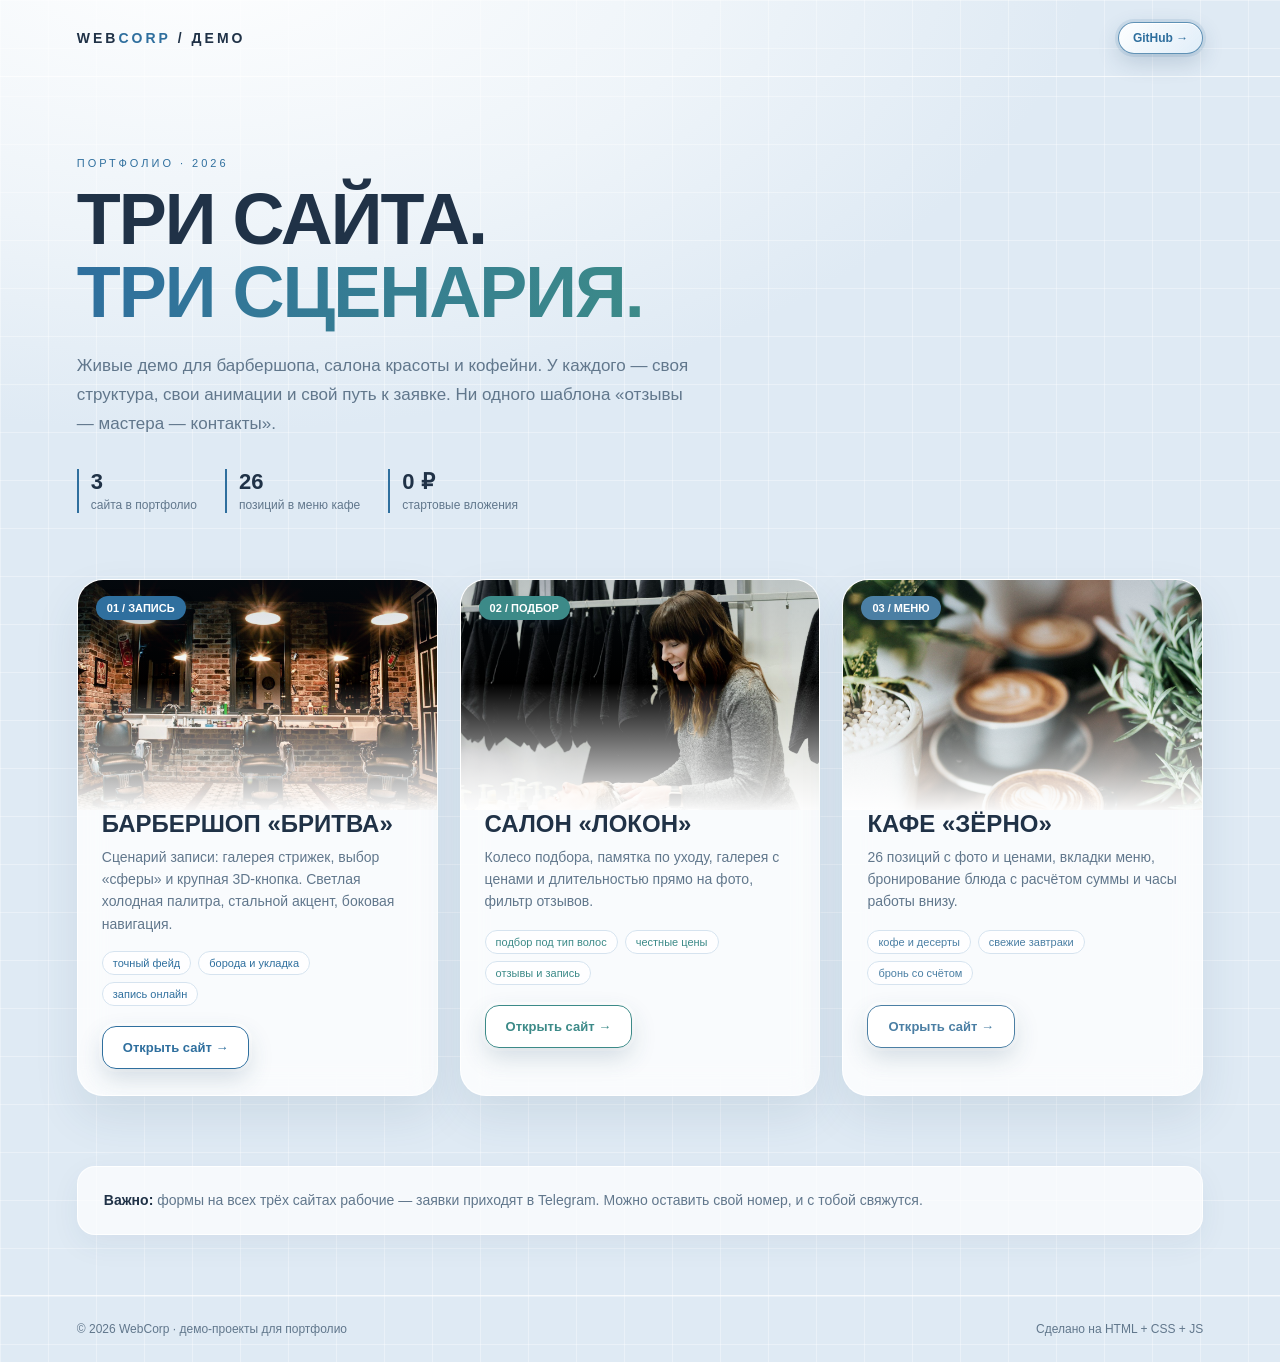
<file: index.html>
﻿<!DOCTYPE html>
<html lang="ru">
<head>
  <meta charset="UTF-8" />
  <meta name="viewport" content="width=device-width, initial-scale=1.0" />
  <meta http-equiv="Cache-Control" content="no-cache, no-store, must-revalidate" />
  <meta http-equiv="Pragma" content="no-cache" />
  <meta http-equiv="Expires" content="0" />
  <title>Портфолио демо-сайтов — WebCorp</title>
  <style>
    :root {
      --bg:#eef4f9;
      --panel:rgba(255,255,255,.82);
      --line:#d6e3ef;
      --text:#203247;
      --muted:#61778c;
      --ice:#2f6f9e;
      --steel:#4b7fa4;
      --mint:#3c8a88;
      --on-accent:#ffffff;
    }
    * { margin:0; padding:0; box-sizing:border-box; }
    html { scroll-behavior:smooth; }
    body {
      font-family:'Segoe UI','Helvetica Neue',Arial,sans-serif;
      color:var(--text);
      background:
        linear-gradient(rgba(255,255,255,.35) 1px,transparent 1px),
        linear-gradient(90deg,rgba(255,255,255,.35) 1px,transparent 1px),
        radial-gradient(900px 500px at 15% -5%,#ffffff 0%,var(--bg) 60%,#dfeaf4 100%);
      background-size:48px 48px,48px 48px,auto;
      overflow-x:hidden;
    }
    img { display:block; width:100%; height:100%; object-fit:cover; }
    a { color:inherit; text-decoration:none; }

    header { display:flex; justify-content:space-between; align-items:center; gap:14px; padding:22px 6%; border-bottom:1px solid rgba(255,255,255,.75); }
    .brand { font-weight:800; letter-spacing:3px; font-size:14px; }
    .brand b { color:var(--ice); }
    /* КНОПКИ-СТЕКЛО: полупрозрачный фон + размытие, как на iOS. */
    .pill { font-size:12px; color:var(--ice); font-weight:800; background:linear-gradient(135deg,rgba(255,255,255,.95),rgba(224,238,249,.82)); -webkit-backdrop-filter:blur(10px); backdrop-filter:blur(10px); border:1px solid rgba(47,111,158,.75); padding:8px 14px; border-radius:20px; box-shadow:0 8px 22px rgba(40,75,110,.20), 0 0 0 3px rgba(47,111,158,.10), inset 0 1px 0 #fff; transition:.3s; }
    .pill:hover { color:#fff; background:linear-gradient(135deg,rgba(47,111,158,.95),rgba(75,127,164,.92)); border-color:var(--ice); transform:translateY(-2px); box-shadow:0 14px 30px rgba(40,75,110,.26), 0 0 0 4px rgba(47,111,158,.16), inset 0 1px 0 rgba(255,255,255,.45); }

    .hero { padding:80px 6% 46px; max-width:1000px; }
    .kicker { color:var(--ice); font-size:11px; letter-spacing:3px; text-transform:uppercase; margin-bottom:14px; }
    h1 { font-size:clamp(38px,6vw,72px); line-height:1.02; letter-spacing:-2px; text-transform:uppercase; }
    h1 span { background:linear-gradient(100deg,var(--ice),var(--mint)); -webkit-background-clip:text; background-clip:text; color:transparent; }
    .hero p { color:var(--muted); font-size:17px; line-height:1.7; max-width:620px; margin-top:22px; }
    .facts { display:flex; gap:28px; flex-wrap:wrap; margin-top:30px; }
    .facts div { border-left:2px solid var(--ice); padding-left:12px; }
    .facts b { display:block; font-size:22px; } .facts small { color:var(--muted); font-size:12px; }

    .grid { display:grid; grid-template-columns:repeat(3,1fr); gap:22px; padding:20px 6% 70px; }
    .card {
      position:relative;
      background:var(--panel);
      backdrop-filter:blur(14px);
      border:1px solid rgba(255,255,255,.9);
      border-radius:26px;
      overflow:hidden;
      box-shadow:0 20px 45px rgba(40,75,110,.10);
      transition:transform .45s cubic-bezier(.2,1.3,.4,1),border-color .45s,box-shadow .45s;
      animation:rise .6s both;
    }
    .card:nth-child(2) { animation-delay:.1s; } .card:nth-child(3) { animation-delay:.2s; }
    @keyframes rise { from { opacity:0; transform:translateY(24px); } }
    .card:hover { transform:translateY(-12px) rotate(-1deg); border-color:var(--accent); box-shadow:0 30px 60px rgba(40,75,110,.18); }
    .shot { height:230px; position:relative; overflow:hidden; }
    .shot img { filter:saturate(.82) contrast(1.03); transition:transform .7s,filter .7s; }
    .card:hover .shot img { transform:scale(1.12); filter:saturate(1.05); }
    .shot::after { content:""; position:absolute; inset:0; background:linear-gradient(180deg,rgba(20,45,70,.18),transparent 45%,rgba(255,255,255,.96)); }
    .num { position:absolute; z-index:2; top:16px; left:18px; background:var(--accent); color:var(--on-accent); font-size:11px; font-weight:800; padding:6px 11px; border-radius:14px; box-shadow:0 4px 12px rgba(30,60,90,.2); }
    .body { padding:0 24px 26px; position:relative; z-index:2; }
    .body h2 { font-size:24px; margin-bottom:8px; text-transform:uppercase; }
    .body p { color:var(--muted); font-size:14px; line-height:1.6; min-height:68px; }
    .tags { display:flex; gap:7px; flex-wrap:wrap; margin:16px 0 20px; }
    .tags span { font-size:11px; color:var(--accent); background:rgba(255,255,255,.7); border:1px solid var(--line); padding:5px 10px; border-radius:12px; }
    .go { display:inline-flex; align-items:center; gap:10px; color:var(--accent); background:rgba(255,255,255,.9); -webkit-backdrop-filter:blur(10px); backdrop-filter:blur(10px); border:1.5px solid var(--accent); font-weight:800; font-size:13px; padding:13px 20px; border-radius:14px; box-shadow:0 10px 24px rgba(40,75,110,.18), 0 0 0 3px rgba(255,255,255,.9), inset 0 1px 0 #fff; transition:.25s; }
    .go:hover { transform:translateY(-3px); background:rgba(255,255,255,.98); box-shadow:0 16px 32px rgba(40,75,110,.26), 0 0 0 4px rgba(255,255,255,.95), inset 0 1px 0 #fff; }
    .card--barber { --accent:var(--ice); } .card--salon { --accent:var(--mint); } .card--cafe { --accent:var(--steel); }

    .note { margin:0 6% 60px; padding:22px 26px; background:rgba(255,255,255,.7); border:1px solid rgba(255,255,255,.9); border-radius:18px; box-shadow:0 10px 30px rgba(40,75,110,.06); color:var(--muted); font-size:14px; line-height:1.6; }
    .note b { color:var(--text); }
    footer { padding:26px 6%; border-top:1px solid rgba(255,255,255,.75); color:var(--muted); font-size:12px; display:flex; justify-content:space-between; flex-wrap:wrap; gap:10px; }
    @media (max-width:900px) { .grid{grid-template-columns:1fr} .hero{padding-top:50px} }
    @media (prefers-reduced-motion:reduce){*,*::before,*::after{animation:none!important;transition:none!important}}
  </style>
</head>
<body>
  <header>
    <div class="brand">WEB<b>CORP</b> / ДЕМО</div>
    <a class="pill" href="https://github.com/WebCorp-dev/vibe-sites-portfolio" target="_blank" rel="noopener">GitHub →</a>
  </header>

  <section class="hero">
    <div class="kicker">Портфолио · 2026</div>
    <h1>Три сайта.<br><span>Три сценария.</span></h1>
    <p>Живые демо для барбершопа, салона красоты и кофейни. У каждого — своя структура, свои анимации и свой путь к заявке. Ни одного шаблона «отзывы — мастера — контакты».</p>
    <div class="facts">
      <div><b>3</b><small>сайта в портфолио</small></div>
      <div><b>26</b><small>позиций в меню кафе</small></div>
      <div><b>0 ₽</b><small>стартовые вложения</small></div>
    </div>
  </section>

  <section class="grid">
    <a class="card card--barber" href="./barbershop/">
      <div class="shot"><span class="num">01 / ЗАПИСЬ</span><img loading="lazy" decoding="async" src="assets/img/photo-1585747860715-2ba37e788b70.jpg" srcset="assets/img/photo-1585747860715-2ba37e788b70.jpg 640w, assets/img/photo-1585747860715-2ba37e788b70.jpg 1280w" sizes="(max-width:900px) 100vw, 33vw" alt="Барбершоп"></div>
      <div class="body"><h2>Барбершоп «Бритва»</h2><p>Сценарий записи: галерея стрижек, выбор «сферы» и крупная 3D-кнопка. Светлая холодная палитра, стальной акцент, боковая навигация.</p><div class="tags"><span>точный фейд</span><span>борода и укладка</span><span>запись онлайн</span></div><span class="go">Открыть сайт →</span></div>
    </a>
    <a class="card card--salon" href="./salon/">
      <div class="shot"><span class="num">02 / ПОДБОР</span><img loading="lazy" decoding="async" src="assets/img/photo-1595476108010-b4d1f102b1b1.jpg" srcset="assets/img/photo-1595476108010-b4d1f102b1b1.jpg 640w, assets/img/photo-1595476108010-b4d1f102b1b1.jpg 1280w" sizes="(max-width:900px) 100vw, 33vw" alt="Салон красоты"></div>
      <div class="body"><h2>Салон «Локон»</h2><p>Колесо подбора, памятка по уходу, галерея с ценами и длительностью прямо на фото, фильтр отзывов.</p><div class="tags"><span>подбор под тип волос</span><span>честные цены</span><span>отзывы и запись</span></div><span class="go">Открыть сайт →</span></div>
    </a>
    <a class="card card--cafe" href="./cafe/">
      <div class="shot"><span class="num">03 / МЕНЮ</span><img loading="lazy" decoding="async" src="assets/img/photo-1509042239860-f550ce710b93.jpg" srcset="assets/img/photo-1509042239860-f550ce710b93.jpg 640w, assets/img/photo-1509042239860-f550ce710b93.jpg 1280w" sizes="(max-width:900px) 100vw, 33vw" alt="Кафе"></div>
      <div class="body"><h2>Кафе «Зёрно»</h2><p>26 позиций с фото и ценами, вкладки меню, бронирование блюда с расчётом суммы и часы работы внизу.</p><div class="tags"><span>кофе и десерты</span><span>свежие завтраки</span><span>бронь со счётом</span></div><span class="go">Открыть сайт →</span></div>
    </a>
  </section>

  <div class="note"><b>Важно:</b> формы на всех трёх сайтах рабочие — заявки приходят в Telegram. Можно оставить свой номер, и с тобой свяжутся.</div>

  <footer><div>© 2026 WebCorp · демо-проекты для портфолио</div><div>Сделано на HTML + CSS + JS</div></footer>
</body>
</html>
</file>
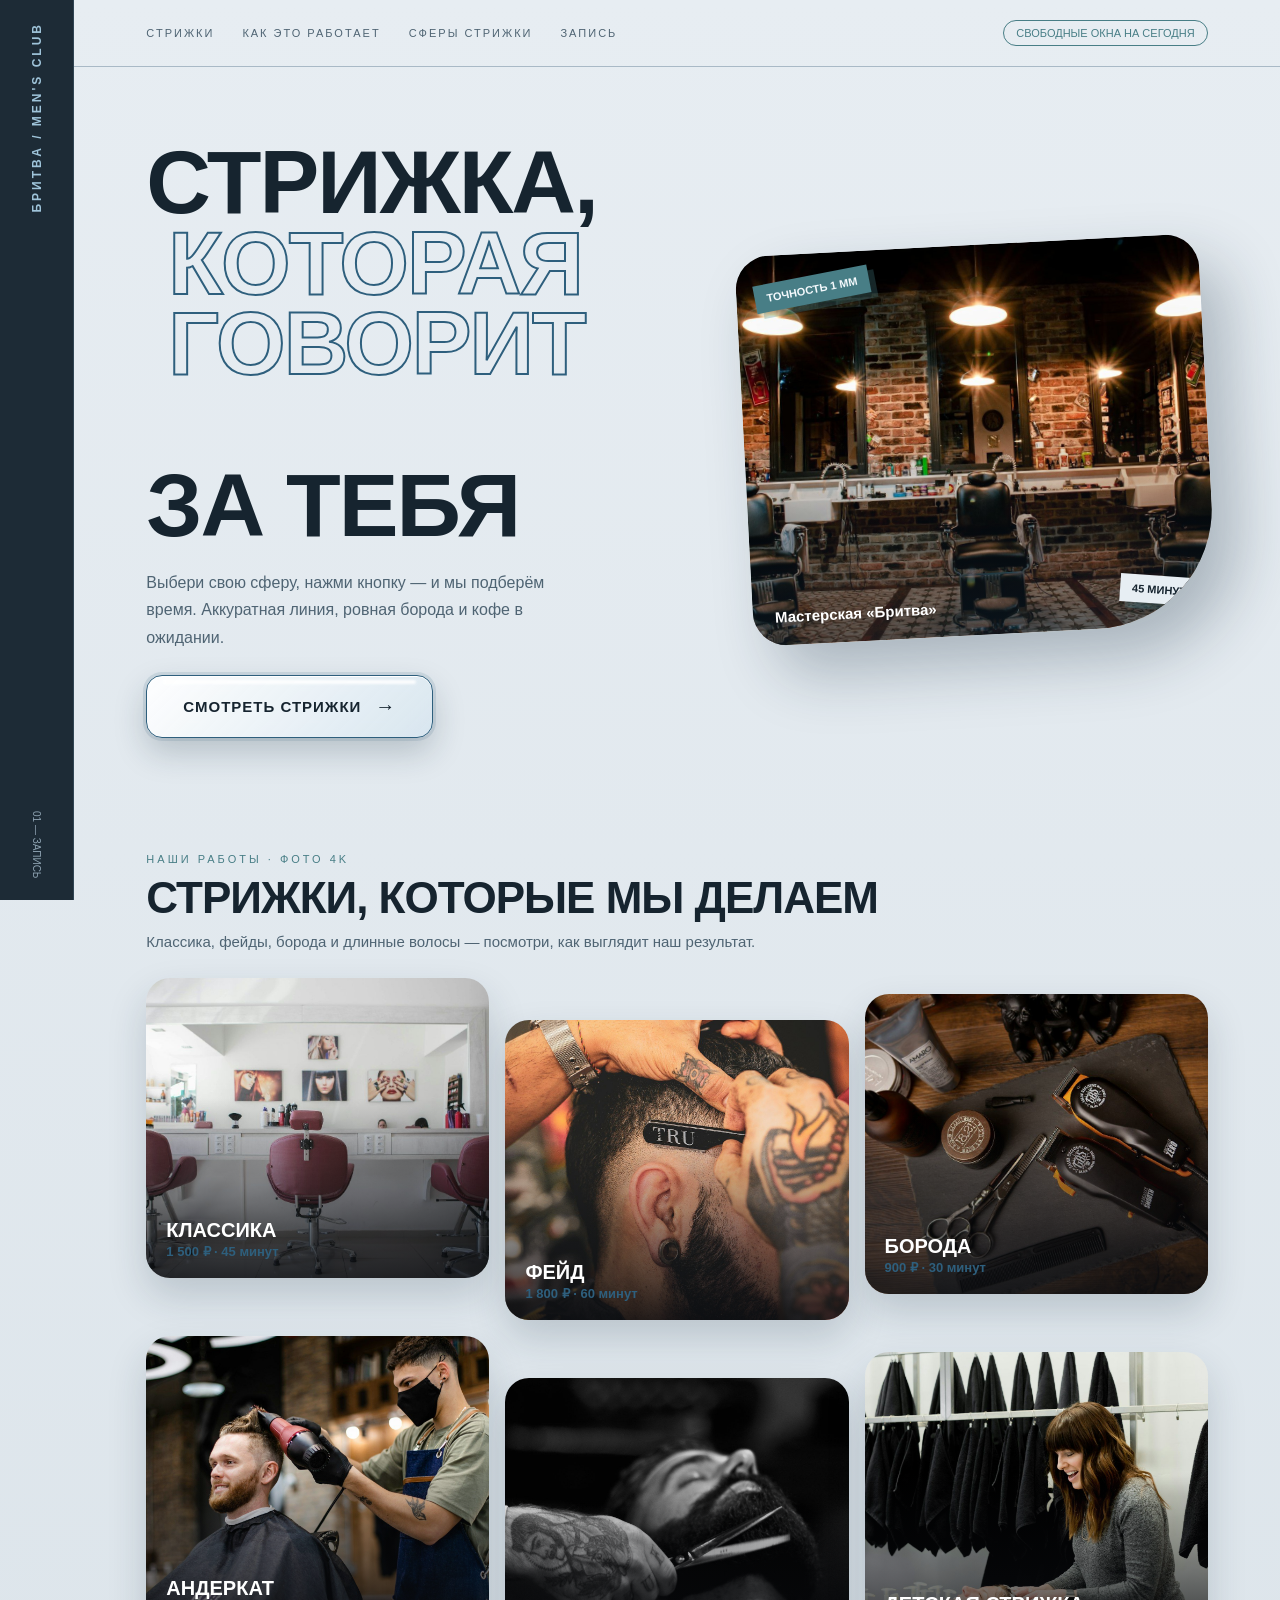
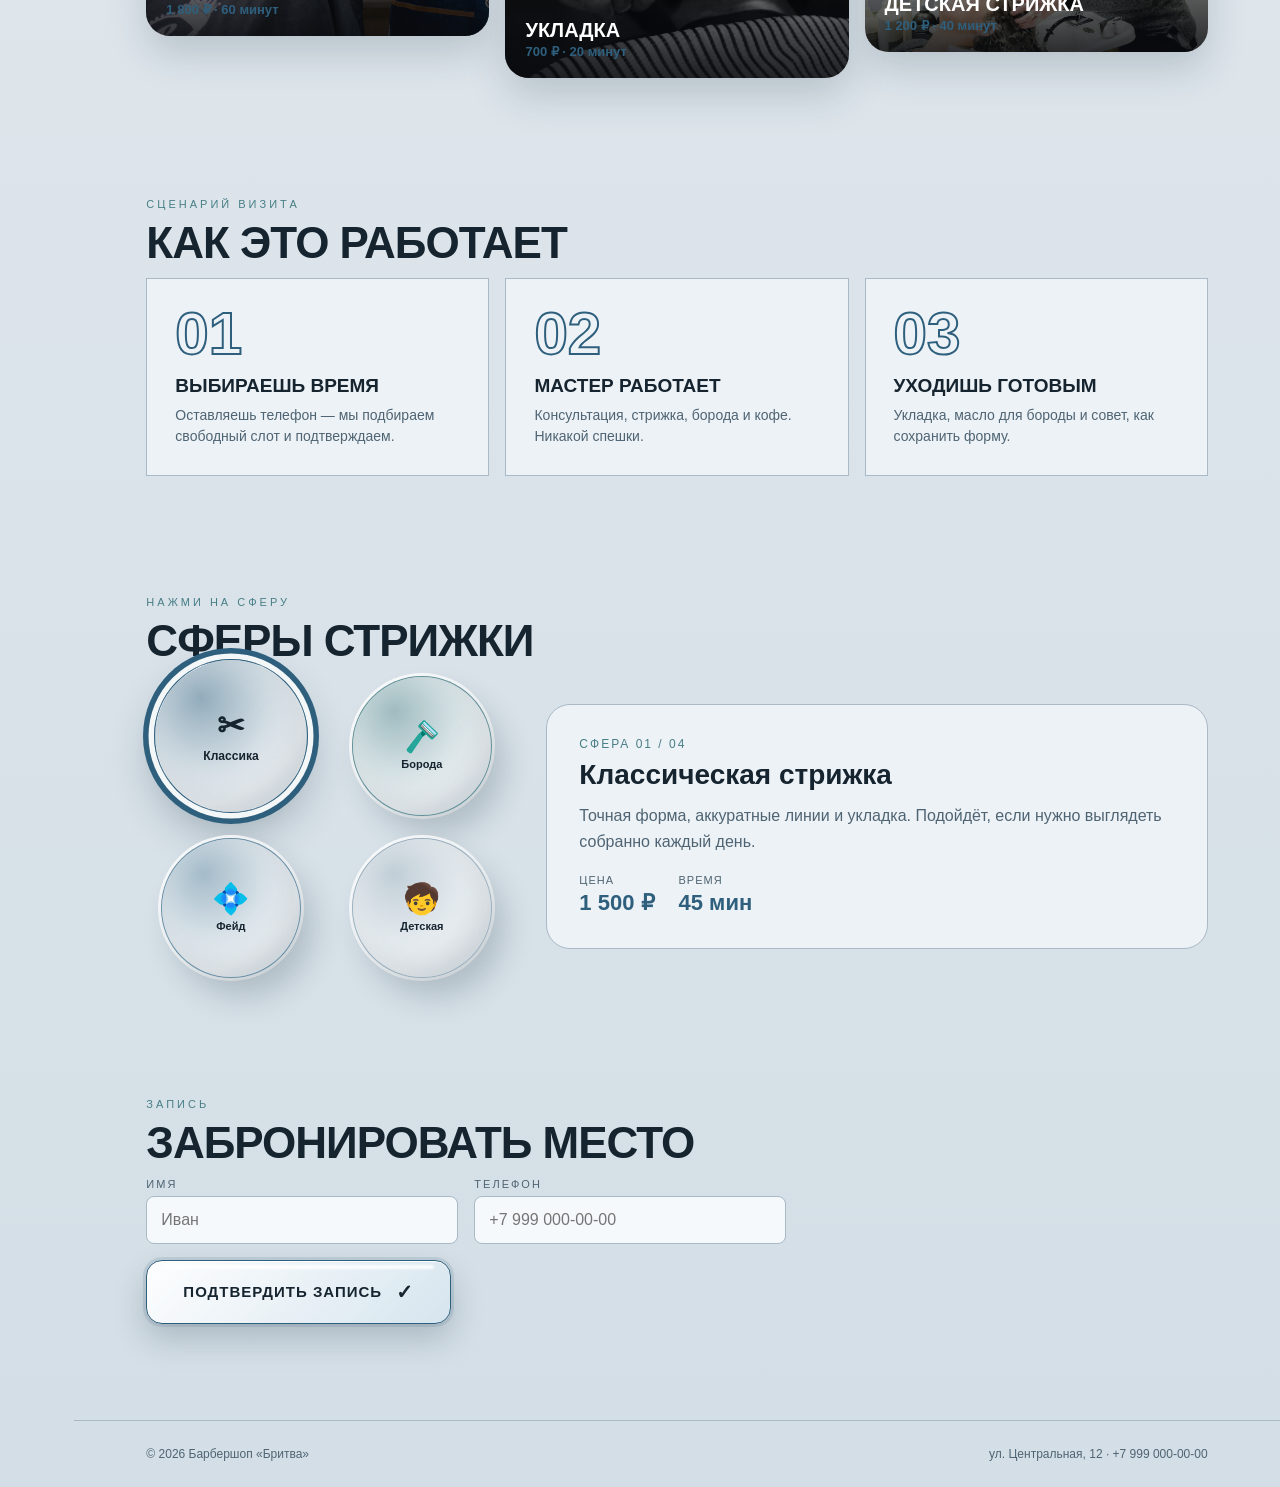
<file: barbershop/index.html>
﻿<!DOCTYPE html>
<html lang="ru">
<head>
  <meta charset="UTF-8" />
  <meta name="viewport" content="width=device-width, initial-scale=1.0" />
  <meta http-equiv="Cache-Control" content="no-cache, no-store, must-revalidate" />
  <meta http-equiv="Pragma" content="no-cache" />
  <meta http-equiv="Expires" content="0" />
  <title>Барбершоп «Бритва» — стрижки и запись</title>
  <style>
    :root {
      --bg:#dde5eb; --panel:#edf2f6; --line:#a9b9c6;
      --text:#16242f; --muted:#4f6473;
      --amber:#2e5f7d; --amber-dark:#17384d;
      --teal:#487e86; --cream:#e7eef3;
      --rail:#1d2b36; --on-dark:#f4f9fc;
    }
    * { margin:0; padding:0; box-sizing:border-box; }
    html { scroll-behavior:smooth; }
    body { font-family:'Segoe UI','Helvetica Neue',Arial,sans-serif; background:linear-gradient(180deg,#e7edf2 0%,var(--bg) 55%,#d3dee6 100%); color:var(--text); overflow-x:hidden; }
    img { display:block; width:100%; height:100%; object-fit:cover; }

    .rail { position:fixed; inset:0 auto 0 0; width:74px; background:var(--rail); border-right:1px solid #314553; display:flex; flex-direction:column; align-items:center; justify-content:space-between; padding:22px 0; z-index:50; }
    .rail b { writing-mode:vertical-rl; transform:rotate(180deg); font-size:12px; letter-spacing:3px; color:#9fc4da; }
    .rail span { font-size:10px; color:#8ea3b2; writing-mode:vertical-rl; }
    .wrap { margin-left:74px; }

    header { display:flex; justify-content:space-between; align-items:center; padding:20px 6%; border-bottom:1px solid var(--line); }
    header nav { display:flex; gap:28px; }
    header nav a { color:var(--muted); font-size:11px; letter-spacing:2px; text-transform:uppercase; text-decoration:none; transition:.3s; }
    header nav a:hover { color:var(--amber); }
    .slot { font-size:11px; color:var(--teal); border:1px solid var(--teal); padding:6px 12px; border-radius:20px; }

    .hero { display:grid; grid-template-columns:1.1fr .9fr; gap:30px; align-items:center; padding:75px 6% 55px; min-height:76vh; }
    .hero h1 { font-size:clamp(46px,7vw,94px); line-height:.9; letter-spacing:-2px; text-transform:uppercase; font-weight:800; }
    .hero h1 i { display:block; font-style:normal; color:transparent; -webkit-text-stroke:2px var(--amber); transform:translateX(22px); }
    .hero p { max-width:420px; margin:24px 0; color:var(--muted); font-size:16px; line-height:1.7; }

    /* КНОПКА-СТЕКЛО: матовое размытие, тонкая рамка и мягкая тень (как в iOS). */
    .btn3d {
      display:inline-flex; align-items:center; gap:14px; position:relative;
      background:linear-gradient(135deg,rgba(255,255,255,.96),rgba(214,229,239,.86)); color:var(--text);
      -webkit-backdrop-filter:blur(10px); backdrop-filter:blur(10px);
      border:1px solid var(--amber);
      font-size:15px; font-weight:800; text-transform:uppercase; letter-spacing:1px;
      text-decoration:none; padding:19px 36px; border-radius:16px;
      box-shadow:0 14px 32px rgba(21,44,61,.22), 0 0 0 3px rgba(46,95,125,.12), inset 0 1px 0 #fff;
      transform:translateY(0); transition:transform .2s, box-shadow .2s, background .2s;
    }
    .btn3d::after { content:""; position:absolute; left:16px; right:16px; top:4px; height:4px; border-radius:10px; background:rgba(255,255,255,.85); filter:blur(1px); }
    .btn3d:hover { transform:translateY(-3px); background:linear-gradient(135deg,rgba(255,255,255,1),rgba(224,238,247,.94)); box-shadow:0 20px 40px rgba(21,44,61,.26), 0 0 0 4px rgba(46,95,125,.16), inset 0 1px 0 #fff; }
    .btn3d:active { transform:translateY(1px); box-shadow:0 8px 18px rgba(21,44,61,.18), inset 0 1px 0 #fff; }
    .btn3d span { font-size:20px; }

    /* ВМЕСТО 3D-РИСУНКА — настроящее 4K-фото мастера за работой. */
    .hero-photo { position:relative; height:390px; border-radius:34px 34px 120px 34px; overflow:hidden; transform:rotate(-3deg); box-shadow:24px 30px 60px rgba(21,44,61,.28); animation:photoFloat 7s ease-in-out infinite; }
    .hero-photo::after { content:""; position:absolute; inset:0; background:linear-gradient(transparent 45%,rgba(13,27,38,.68)); }
    .hero-photo .badge { position:absolute; z-index:2; background:var(--teal); color:var(--on-dark); font-size:11px; font-weight:800; padding:8px 12px; transform:rotate(-8deg); box-shadow:6px 6px 0 rgba(72,126,134,.3); }
    .hero-photo .badge--a { left:18px; top:22px; }
    .hero-photo .badge--b { right:18px; bottom:22px; background:var(--cream); color:var(--text); transform:rotate(7deg); }
    .hero-photo .caption { position:absolute; z-index:2; left:22px; bottom:20px; color:#fff; font-size:15px; font-weight:800; }
    @keyframes photoFloat { 50% { transform:translateY(-14px) rotate(-1deg); } }

    section { padding:60px 6%; }
    .kicker { font-size:11px; letter-spacing:3px; color:var(--teal); text-transform:uppercase; margin-bottom:8px; }
    h2 { font-size:clamp(28px,4vw,44px); text-transform:uppercase; margin-bottom:10px; letter-spacing:-1px; font-weight:800; }
    .sub { color:var(--muted); font-size:15px; margin-bottom:28px; }

    /* БОЛЬШОЙ РАЗДЕЛ СТРИЖЕК — 4K-фото работ. */
    .cuts-grid { display:grid; grid-template-columns:repeat(3,1fr); gap:16px; }
    .cut { position:relative; height:300px; border-radius:24px; overflow:hidden; box-shadow:0 18px 38px rgba(21,44,61,.18); transition:transform .5s cubic-bezier(.2,1.3,.4,1); }
    .cut:nth-child(2) { margin-top:42px; } .cut:nth-child(3) { margin-top:16px; }
    .cut:nth-child(5) { margin-top:42px; } .cut:nth-child(6) { margin-top:16px; }
    .cut img { transition:transform .7s; }
    .cut::after { content:""; position:absolute; inset:0; background:linear-gradient(transparent 40%,rgba(10,12,16,.85)); }
    .cut .label { position:absolute; z-index:2; left:20px; right:20px; bottom:18px; color:#fff; }
    .cut .label b { display:block; font-size:20px; text-transform:uppercase; }
    .cut .label span { font-size:13px; color:var(--amber); font-weight:700; }
    .cut:hover { transform:translateY(-10px) rotate(-1deg); }
    .cut:hover img { transform:scale(1.12); }

    .steps { display:grid; grid-template-columns:repeat(3,1fr); gap:16px; }
    .step { background:var(--panel); border:1px solid var(--line); padding:28px; transition:transform .45s, border-color .45s; }
    .step:hover { transform:translateY(-8px); border-color:var(--amber); }
    .step b { display:block; font-size:60px; line-height:.9; color:transparent; -webkit-text-stroke:2px var(--amber); margin-bottom:14px; }
    .step h3 { font-size:19px; text-transform:uppercase; }
    .step p { color:var(--muted); font-size:14px; margin-top:8px; line-height:1.5; }

    .sphere-grid { display:grid; grid-template-columns:360px 1fr; gap:40px; align-items:center; }
    .orbs { display:grid; grid-template-columns:1fr 1fr; gap:22px; justify-items:center; }
    .orb {
      position:relative; width:140px; height:140px; border-radius:50%; cursor:pointer;
      display:grid; place-items:center; text-align:center; overflow:hidden;
      border:1px solid var(--edge); color:var(--text);
      background:linear-gradient(145deg,rgba(255,255,255,.92),rgba(255,255,255,.55));
      -webkit-backdrop-filter:blur(10px); backdrop-filter:blur(10px);
      box-shadow:inset -12px -14px 26px rgba(21,44,61,.16), inset 8px 8px 18px rgba(255,255,255,.85), 12px 18px 30px rgba(21,44,61,.20), 0 0 0 3px rgba(255,255,255,.8);
      animation:orbFloat 5s ease-in-out infinite; transition:transform .4s, box-shadow .4s, border-color .4s;
    }
    .orb::before { content:""; position:absolute; inset:0; border-radius:inherit; background:radial-gradient(circle at 30% 25%,var(--tint),transparent 68%); opacity:.72; }
    .orb > span { position:relative; z-index:2; }
    .orb:nth-child(1) { --tint:rgba(46,95,125,.7); --edge:rgba(46,95,125,.85); }
    .orb:nth-child(2) { --tint:rgba(72,126,134,.7); --edge:rgba(72,126,134,.85); animation-delay:-1.2s; }
    .orb:nth-child(3) { --tint:rgba(82,125,152,.7); --edge:rgba(82,125,152,.85); animation-delay:-2.5s; }
    .orb:nth-child(4) { --tint:rgba(139,163,179,.7); --edge:rgba(139,163,179,.85); animation-delay:-3.7s; }
    .orb b { display:block; font-size:30px; line-height:1; }
    .orb small { display:block; font-size:11px; font-weight:800; margin-top:6px; }
    .orb:hover { transform:translateY(-10px) scale(1.05); border-color:var(--amber); }
    .orb.active { transform:translateY(-10px) scale(1.1); border-color:var(--amber); box-shadow:inset -12px -14px 26px rgba(21,44,61,.16), inset 8px 8px 18px rgba(255,255,255,.9), 0 0 0 5px rgba(255,255,255,.95), 0 0 0 10px var(--amber), 0 18px 40px rgba(21,44,61,.3); }
    @keyframes orbFloat { 50% { transform:translateY(-12px) rotate(4deg); } }

    .sphere-info { background:var(--panel); border:1px solid var(--line); border-radius:24px; padding:32px; animation:fadeIn .35s; }
    .sphere-info .num { font-size:12px; letter-spacing:2px; color:var(--teal); }
    .sphere-info h3 { font-size:28px; margin:8px 0 12px; }
    .sphere-info p { color:var(--muted); line-height:1.6; }
    .sphere-info .meta { display:flex; gap:24px; margin-top:20px; flex-wrap:wrap; }
    .sphere-info .meta div span { display:block; font-size:11px; color:var(--muted); text-transform:uppercase; letter-spacing:1px; }
    .sphere-info .meta div b { display:block; font-size:22px; color:var(--amber); margin-top:4px; }
    @keyframes fadeIn { from { opacity:0; transform:translateY(10px); } }

    .form-grid { display:grid; grid-template-columns:1fr 1fr; gap:16px; max-width:640px; }
    label { font-size:11px; letter-spacing:2px; color:var(--muted); display:block; margin-bottom:6px; text-transform:uppercase; }
    input { width:100%; padding:14px; background:#f6f9fb; border:1px solid var(--line); color:var(--text); font-family:inherit; font-size:16px; border-radius:8px; }
    input:focus { outline:2px solid var(--amber); }
    .msg { color:var(--teal); font-weight:800; margin-top:14px; min-height:22px; }
    footer { padding:26px 6%; border-top:1px solid var(--line); color:var(--muted); font-size:12px; display:flex; justify-content:space-between; flex-wrap:wrap; gap:10px; }

    @media (max-width:900px) { .rail{display:none} .wrap{margin-left:0} .hero,.sphere-grid{grid-template-columns:1fr} .hero-photo{height:300px} .cuts-grid,.steps,.form-grid{grid-template-columns:1fr} .cut:nth-child(n){margin-top:0} header nav a{display:none} }
    @media (prefers-reduced-motion:reduce){*,*::before,*::after{animation:none!important;transition:none!important}}
  </style>
</head>
<body>
  <aside class="rail"><b>БРИТВА / MEN'S CLUB</b><span>01 — ЗАПИСЬ</span></aside>
  <div class="wrap">
    <header>
      <nav><a href="#cuts">Стрижки</a><a href="#steps">Как это работает</a><a href="#spheres">Сферы стрижки</a><a href="#book">Запись</a></nav>
      <div class="slot">СВОБОДНЫЕ ОКНА НА СЕГОДНЯ</div>
    </header>

    <section class="hero">
      <div>
        <h1>Стрижка,<br><i>которая говорит</i><br>за тебя</h1>
        <p>Выбери свою сферу, нажми кнопку — и мы подберём время. Аккуратная линия, ровная борода и кофе в ожидании.</p>
        <a class="btn3d" href="#cuts">Смотреть стрижки <span>→</span></a>
      </div>
      <div class="hero-photo">
        <img loading="lazy" decoding="async" src="../assets/img/photo-1585747860715-2ba37e788b70.jpg" srcset="../assets/img/photo-1585747860715-2ba37e788b70.jpg 640w, ../assets/img/photo-1585747860715-2ba37e788b70.jpg 1280w, ../assets/img/photo-1585747860715-2ba37e788b70.jpg 1920w, ../assets/img/photo-1585747860715-2ba37e788b70.jpg 3840w" sizes="(max-width:900px) 100vw, 50vw" alt="Мастер барбершопа за работой">
        <div class="badge badge--a">ТОЧНОСТЬ 1 ММ</div>
        <div class="badge badge--b">45 МИНУТ</div>
        <div class="caption">Мастерская «Бритва»</div>
      </div>
    </section>

    <section id="cuts">
      <div class="kicker">Наши работы · фото 4K</div>
      <h2>Стрижки, которые мы делаем</h2>
      <p class="sub">Классика, фейды, борода и длинные волосы — посмотри, как выглядит наш результат.</p>
      <div class="cuts-grid">
        <div class="cut"><img loading="lazy" decoding="async" src="../assets/img/photo-1521590832167-7bcbfaa6381f.jpg" srcset="../assets/img/photo-1521590832167-7bcbfaa6381f.jpg 640w, ../assets/img/photo-1521590832167-7bcbfaa6381f.jpg 1280w, ../assets/img/photo-1521590832167-7bcbfaa6381f.jpg 1920w, ../assets/img/photo-1521590832167-7bcbfaa6381f.jpg 3840w" sizes="(max-width:900px) 100vw, 33vw" alt="Классическая мужская стрижка"><div class="label"><b>Классика</b><span>1 500 ₽ · 45 минут</span></div></div>
        <div class="cut"><img loading="lazy" decoding="async" src="../assets/img/photo-1599351431202-1e0f0137899a.jpg" srcset="../assets/img/photo-1599351431202-1e0f0137899a.jpg 640w, ../assets/img/photo-1599351431202-1e0f0137899a.jpg 1280w, ../assets/img/photo-1599351431202-1e0f0137899a.jpg 1920w, ../assets/img/photo-1599351431202-1e0f0137899a.jpg 3840w" sizes="(max-width:900px) 100vw, 33vw" alt="Фейд"><div class="label"><b>Фейд</b><span>1 800 ₽ · 60 минут</span></div></div>
        <div class="cut"><img loading="lazy" decoding="async" src="../assets/img/photo-1621605815971-fbc98d665033.jpg" srcset="../assets/img/photo-1621605815971-fbc98d665033.jpg 640w, ../assets/img/photo-1621605815971-fbc98d665033.jpg 1280w, ../assets/img/photo-1621605815971-fbc98d665033.jpg 1920w, ../assets/img/photo-1621605815971-fbc98d665033.jpg 3840w" sizes="(max-width:900px) 100vw, 33vw" alt="Борода"><div class="label"><b>Борода</b><span>900 ₽ · 30 минут</span></div></div>
        <div class="cut"><img loading="lazy" decoding="async" src="../assets/img/photo-1605497788044-5a32c7078486.jpg" srcset="../assets/img/photo-1605497788044-5a32c7078486.jpg 640w, ../assets/img/photo-1605497788044-5a32c7078486.jpg 1280w, ../assets/img/photo-1605497788044-5a32c7078486.jpg 1920w, ../assets/img/photo-1605497788044-5a32c7078486.jpg 3840w" sizes="(max-width:900px) 100vw, 33vw" alt="Андеркат"><div class="label"><b>Андеркат</b><span>1 800 ₽ · 60 минут</span></div></div>
        <div class="cut"><img loading="lazy" decoding="async" src="../assets/img/photo-1517832606299-7ae9b720a186.jpg" srcset="../assets/img/photo-1517832606299-7ae9b720a186.jpg 640w, ../assets/img/photo-1517832606299-7ae9b720a186.jpg 1280w, ../assets/img/photo-1517832606299-7ae9b720a186.jpg 1920w, ../assets/img/photo-1517832606299-7ae9b720a186.jpg 3840w" sizes="(max-width:900px) 100vw, 33vw" alt="Стрижка у мастера"><div class="label"><b>Укладка</b><span>700 ₽ · 20 минут</span></div></div>
        <div class="cut"><img loading="lazy" decoding="async" src="../assets/img/photo-1595476108010-b4d1f102b1b1.jpg" srcset="../assets/img/photo-1595476108010-b4d1f102b1b1.jpg 640w, ../assets/img/photo-1595476108010-b4d1f102b1b1.jpg 1280w, ../assets/img/photo-1595476108010-b4d1f102b1b1.jpg 1920w" sizes="(max-width:900px) 100vw, 33vw" alt="Стрижка в барбершопе"><div class="label"><b>Детская стрижка</b><span>1 200 ₽ · 40 минут</span></div></div>
      </div>
    </section>

    <section id="steps">
      <div class="kicker">Сценарий визита</div>
      <h2>Как это работает</h2>
      <div class="steps">
        <div class="step"><b>01</b><h3>Выбираешь время</h3><p>Оставляешь телефон — мы подбираем свободный слот и подтверждаем.</p></div>
        <div class="step"><b>02</b><h3>Мастер работает</h3><p>Консультация, стрижка, борода и кофе. Никакой спешки.</p></div>
        <div class="step"><b>03</b><h3>Уходишь готовым</h3><p>Укладка, масло для бороды и совет, как сохранить форму.</p></div>
      </div>
    </section>

    <section id="spheres">
      <div class="kicker">Нажми на сферу</div>
      <h2>Сферы стрижки</h2>
      <div class="sphere-grid">
        <div class="orbs">
          <button class="orb active" type="button" data-key="cut"><span><b>✂</b><small>Классика</small></span></button>
          <button class="orb" type="button" data-key="beard"><span><b>🪒</b><small>Борода</small></span></button>
          <button class="orb" type="button" data-key="fade"><span><b>💠</b><small>Фейд</small></span></button>
          <button class="orb" type="button" data-key="kids"><span><b>🧒</b><small>Детская</small></span></button>
        </div>
        <div class="sphere-info" id="sphere-info">
          <div class="num">СФЕРА 01 / 04</div>
          <h3>Классическая стрижка</h3>
          <p>Точная форма, аккуратные линии и укладка. Подойдёт, если нужно выглядеть собранно каждый день.</p>
          <div class="meta"><div><span>Цена</span><b>1 500 ₽</b></div><div><span>Время</span><b>45 мин</b></div></div>
        </div>
      </div>
    </section>

    <section id="book">
      <div class="kicker">Запись</div>
      <h2>Забронировать место</h2>
      <form class="form-grid" id="booking-form">
        <input type="hidden" id="service" name="service" value="Классическая стрижка">
        <div><label for="name">Имя</label><input id="name" name="name" type="text" placeholder="Иван" required></div>
        <div><label for="phone">Телефон</label><input id="phone" name="phone" type="tel" placeholder="+7 999 000-00-00" required></div>
        <div style="grid-column:1/-1"><button class="btn3d" type="submit">Подтвердить запись <span>✓</span></button><div class="msg" id="form-message"></div></div>
      </form>
    </section>
    <footer><div>© 2026 Барбершоп «Бритва»</div><div>ул. Центральная, 12 · +7 999 000-00-00</div></footer>
  </div>

  <script src="../assets/js/telegram.js"></script>
  <script>
    const services = {
      cut:   { num:'СФЕРА 01 / 04', title:'Классическая стрижка', text:'Точная форма, аккуратные линии и укладка. Подойдёт, если нужно выглядеть собранно каждый день.', price:'1 500 ₽', time:'45 мин' },
      beard: { num:'СФЕРА 02 / 04', title:'Оформление бороды', text:'Чистая линия, симметрия и уход за щетиной. Горячее полотенце и масло — в подарок.', price:'900 ₽', time:'30 мин' },
      fade:  { num:'СФЕРА 03 / 04', title:'Фейд / андеркат', text:'Плавный переход и чёткий контур. Держит форму дольше и подчёркивает стиль.', price:'1 800 ₽', time:'60 мин' },
      kids:  { num:'СФЕРА 04 / 04', title:'Детская стрижка', text:'Спокойно, без спешки и с терпением. Мастер найдёт общий язык с маленьким клиентом.', price:'1 200 ₽', time:'40 мин' }
    };
    document.querySelectorAll('.orb').forEach(orb => {
      orb.addEventListener('click', () => {
        document.querySelectorAll('.orb').forEach(o => o.classList.remove('active'));
        orb.classList.add('active');
        const s = services[orb.dataset.key];
        document.querySelector('#sphere-info').innerHTML =
          `<div class="num">${s.num}</div><h3>${s.title}</h3><p>${s.text}</p><div class="meta"><div><span>Цена</span><b>${s.price}</b></div><div><span>Время</span><b>${s.time}</b></div></div>`;
        document.querySelector('#service').value = s.title;
      });
    });
    const form = document.querySelector('#booking-form');
    form.addEventListener('submit', async e => {
      e.preventDefault();
      const service = document.querySelector('#service').value;
      const name = document.querySelector('#name').value.trim();
      const phone = document.querySelector('#phone').value.trim();
      await window.sendLead('Барбершоп «Бритва»', [
        'Имя: ' + name,
        'Телефон: ' + phone,
        'Услуга: ' + service
      ], document.querySelector('#form-message'));
      form.reset();
    });
  </script>
</body>
</html>
</file>
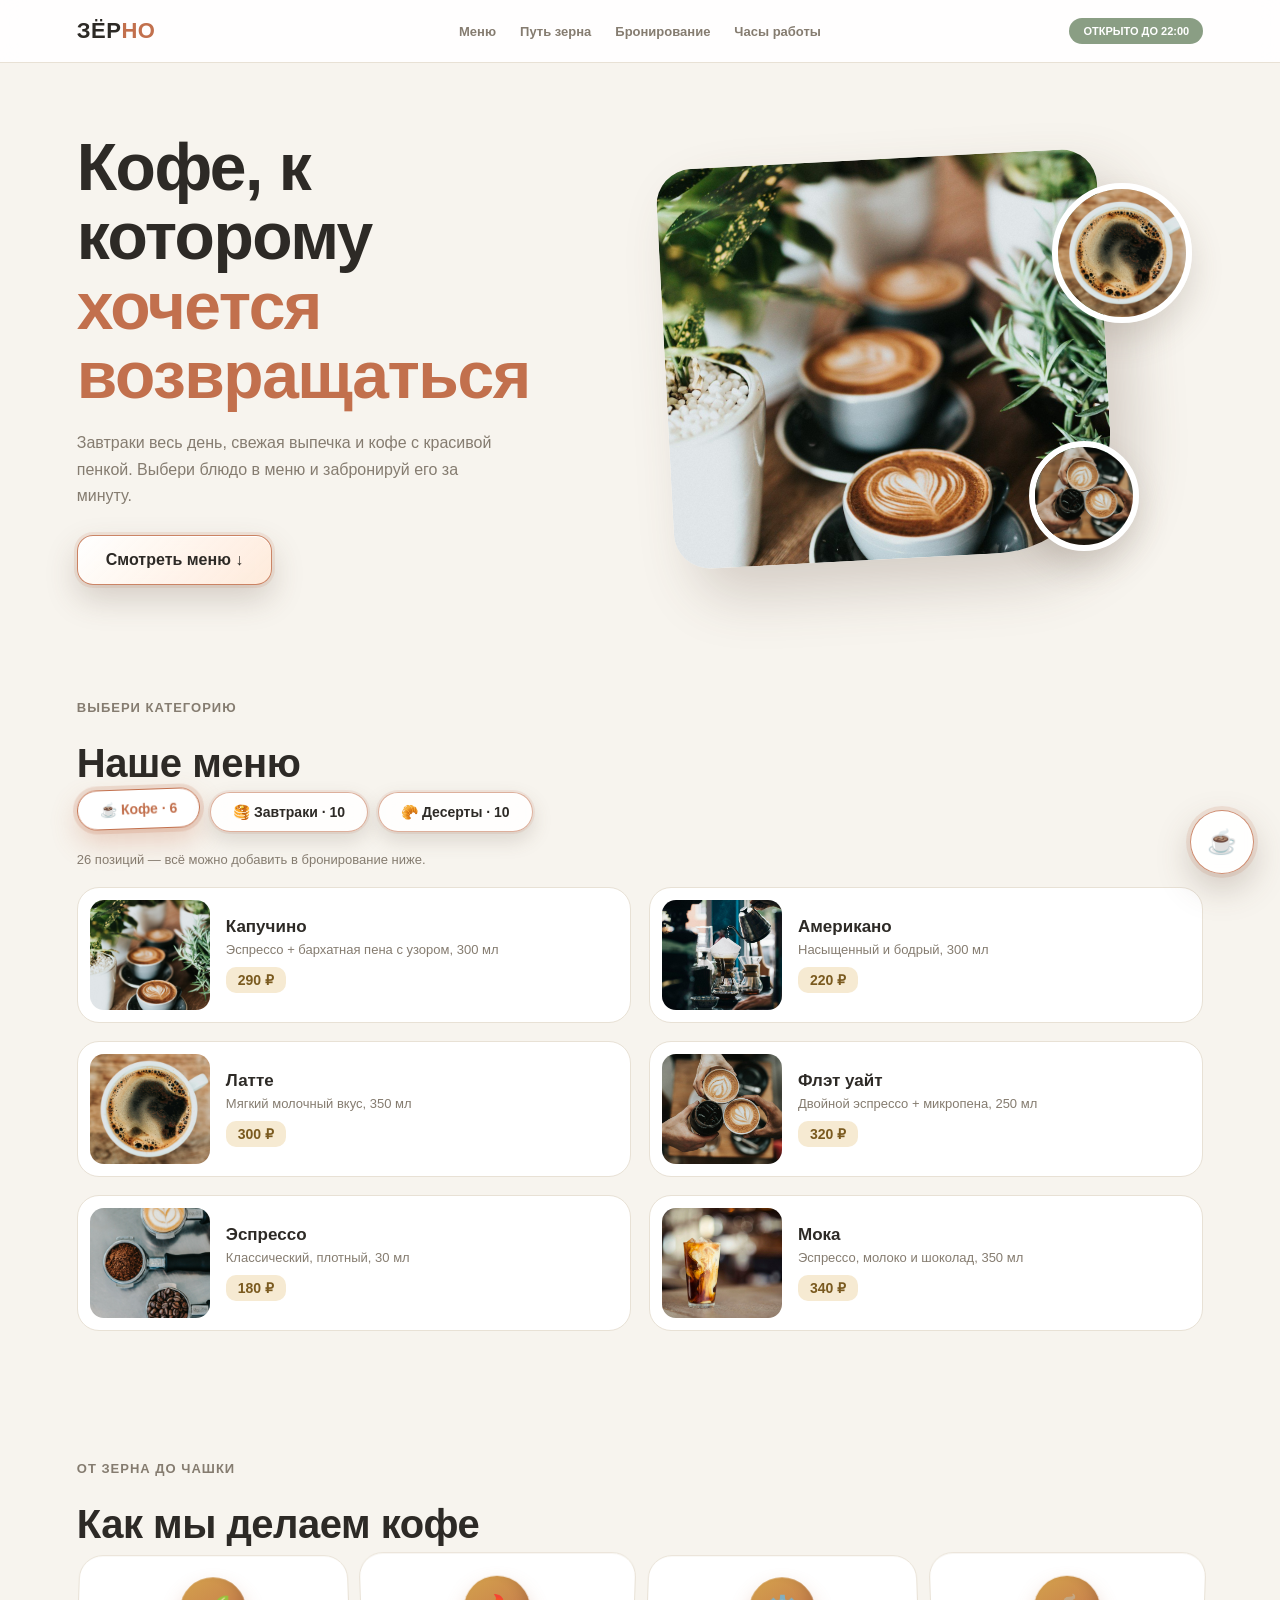
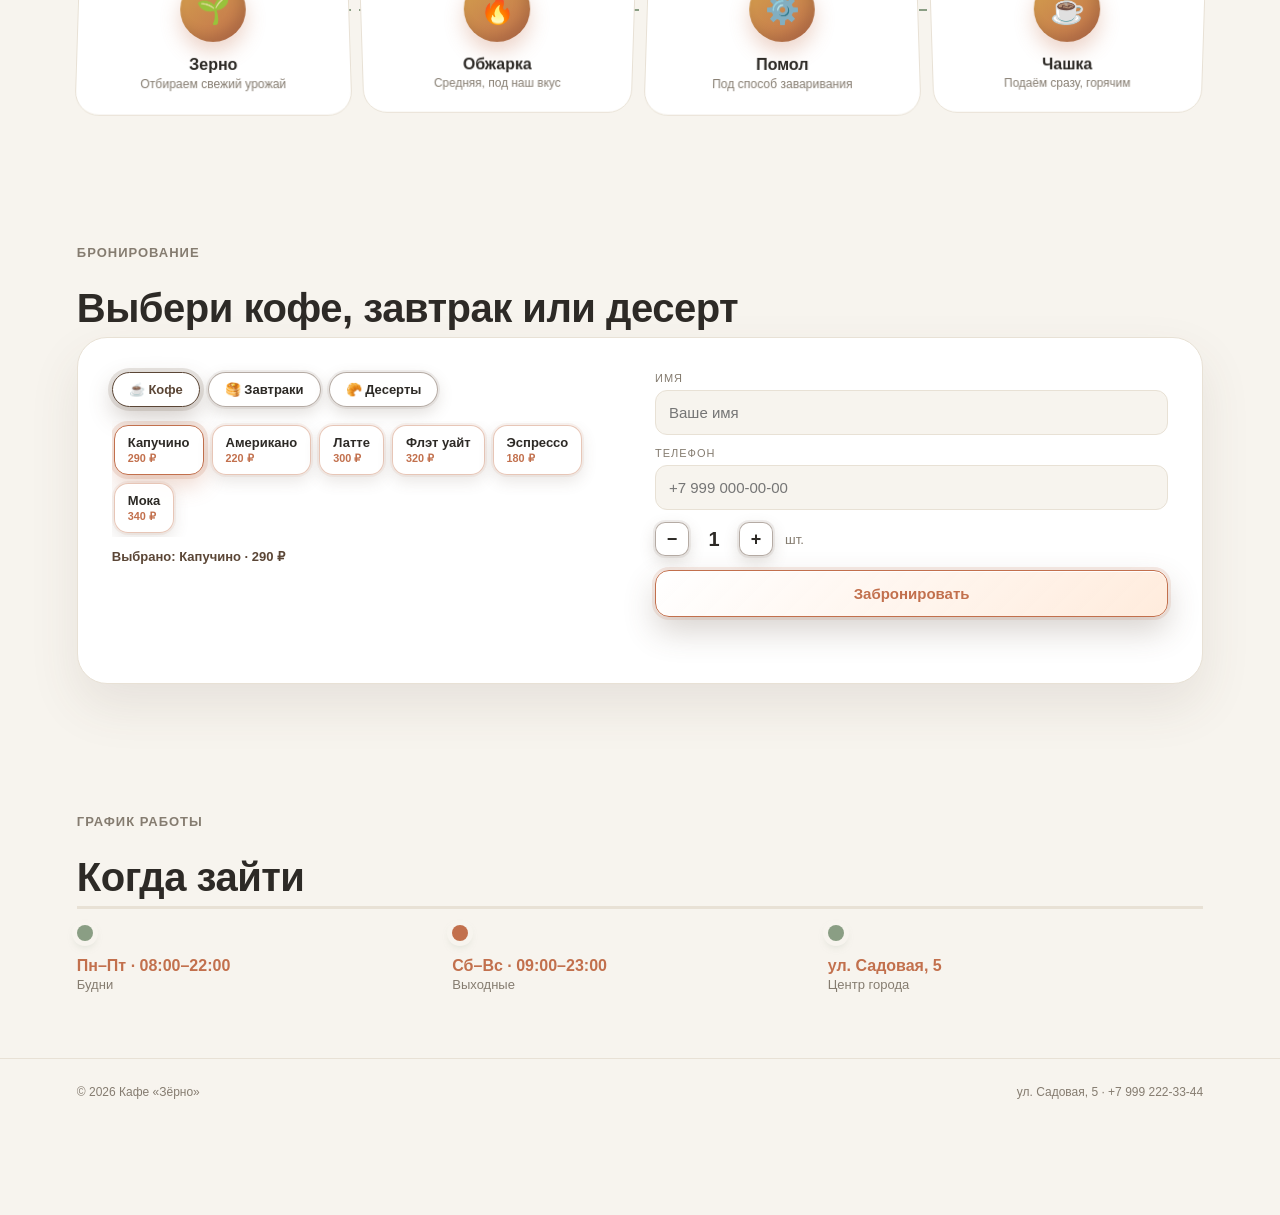
<file: cafe/index.html>
﻿<!DOCTYPE html>
<html lang="ru">
<head>
  <meta charset="UTF-8" />
  <meta name="viewport" content="width=device-width, initial-scale=1.0" />
  <meta http-equiv="Cache-Control" content="no-cache, no-store, must-revalidate" />
  <meta http-equiv="Pragma" content="no-cache" />
  <meta http-equiv="Expires" content="0" />
  <title>Кафе «Зёрно» — кофе, завтраки, десерты</title>
  <style>
    /* СОВРЕМЕННАЯ ПАЛИТРА: овсяный фон, эспрессо, терракота, шалфей. Без бегущих лент. */
    :root { --bg:#f7f4ee; --ink:#2d2a26; --muted:#857c70; --espresso:#5b4636; --terra:#c2704d; --sage:#8a9e84; --gold:#d4a24c; --card:#fff; --line:#e8e1d5; }
    * { margin:0; padding:0; box-sizing:border-box; }
    html { scroll-behavior:smooth; }
    body { font-family:'Segoe UI','Helvetica Neue',Arial,sans-serif; background:var(--bg); color:var(--ink); padding-bottom:90px; }
    img { display:block; width:100%; height:100%; object-fit:cover; }

    header { display:grid; grid-template-columns:1fr auto 1fr; align-items:center; padding:18px 6%; background:rgba(255,255,255,.9); backdrop-filter:blur(12px); border-bottom:1px solid var(--line); position:sticky; top:0; z-index:30; }
    .logo { font-size:22px; font-weight:800; letter-spacing:.5px; } .logo b { color:var(--terra); }
    header nav { display:flex; gap:24px; }
    header nav a { color:var(--muted); text-decoration:none; font-size:13px; font-weight:700; }
    header nav a:hover { color:var(--terra); }
    .open { justify-self:end; background:var(--sage); color:#fff; padding:7px 14px; border-radius:20px; font-size:11px; font-weight:800; }

    /* HERO с реальными фото чашек с латте-артом. */
    .hero { display:grid; grid-template-columns:1fr 1fr; gap:50px; align-items:center; padding:70px 6% 50px; }
    .hero h1 { font-size:clamp(38px,5.4vw,66px); line-height:1.05; letter-spacing:-1.5px; } .hero h1 span { color:var(--terra); }
    .hero p { max-width:430px; margin:20px 0 26px; color:var(--muted); font-size:16px; line-height:1.65; }
    /* КНОПКИ-СТЕКЛО: матовое размытие и светлая рамка, как на iPhone. */
    .btn3d { display:inline-block; background:linear-gradient(135deg,rgba(255,255,255,.96),rgba(255,233,216,.88)); -webkit-backdrop-filter:blur(10px); backdrop-filter:blur(10px); border:1px solid rgba(194,112,77,.85); color:var(--ink); text-decoration:none; font-weight:800; padding:15px 28px; border-radius:16px; box-shadow:0 14px 32px rgba(91,70,54,.22), 0 0 0 3px rgba(194,112,77,.12), inset 0 1px 0 #fff; transition:.25s; }
    .btn3d:hover { transform:translateY(-3px); background:linear-gradient(135deg,rgba(255,255,255,1),rgba(255,222,199,.95)); border-color:var(--terra); box-shadow:0 20px 40px rgba(91,70,54,.28), 0 0 0 4px rgba(194,112,77,.18), inset 0 1px 0 #fff; }
    .btn3d:active { transform:translateY(1px); }
    .photos { position:relative; height:400px; }
    .photo-main { position:absolute; inset:0 18% 0 0; border-radius:36px 36px 120px 36px; overflow:hidden; box-shadow:22px 28px 55px rgba(91,70,54,.22); transform:rotate(-3deg); animation:photoFloat 7s ease-in-out infinite; }
    .photo-small { position:absolute; width:140px; height:140px; border-radius:50%; overflow:hidden; border:6px solid #fff; box-shadow:0 16px 32px rgba(91,70,54,.18); animation:photoFloat 6s ease-in-out infinite; }
    .photo-small--a { right:2%; top:6%; animation-delay:-2s; }
    .photo-small--b { right:12%; bottom:2%; width:110px; height:110px; animation-delay:-4s; }
    @keyframes photoFloat { 50% { transform:translateY(-14px) rotate(2deg); } }

    section { padding:65px 6%; }
    h2 { font-size:clamp(27px,4vw,40px); margin-bottom:6px; letter-spacing:-.5px; }
    .lead { color:var(--muted); font-size:13px; margin-bottom:26px; letter-spacing:1px; text-transform:uppercase; font-weight:700; }

    /* ВКЛАДКИ МЕНЮ: 26 позиций, карточки создаются из одного списка в JS. */
    .tabs { display:flex; gap:10px; margin-bottom:20px; flex-wrap:wrap; }
    .tabs button { border:1px solid rgba(194,112,77,.55); background:rgba(255,255,255,.88); -webkit-backdrop-filter:blur(16px) saturate(160%); backdrop-filter:blur(16px) saturate(160%); color:var(--ink); padding:11px 22px; border-radius:30px; font-weight:800; font-family:inherit; cursor:pointer; transition:.3s; font-size:14px; box-shadow:0 8px 20px rgba(91,70,54,.18), 0 0 0 2px rgba(194,112,77,.10), inset 0 1px 0 #fff; }
    .tabs button:hover { background:rgba(255,255,255,.98); border-color:var(--terra); }
    .tabs button.active { background:rgba(255,255,255,1); border-color:var(--terra); color:var(--terra); transform:translateY(-3px) rotate(-2deg); box-shadow:0 12px 28px rgba(194,112,77,.3), 0 0 0 4px rgba(194,112,77,.18), inset 0 1px 0 #fff; }
    .count { color:var(--muted); font-size:13px; margin-bottom:20px; }
    .menu-grid { display:grid; grid-template-columns:repeat(2,1fr); gap:18px; }
    .dish { display:grid; grid-template-columns:120px 1fr; gap:16px; align-items:center; background:#fff; border:1px solid var(--line); border-radius:22px; padding:12px; transition:.4s cubic-bezier(.2,1.3,.4,1); animation:dishIn .45s; }
    .dish:hover { transform:translateY(-8px) rotate(-1deg); box-shadow:0 18px 35px rgba(91,70,54,.12); }
    .dish img { width:120px; height:110px; border-radius:14px; }
    .dish b { font-size:17px; } .dish small { display:block; color:var(--muted); font-size:13px; margin:4px 0 8px; line-height:1.4; }
    .dish .cost { display:inline-block; background:#f6ead2; color:#7a5a1f; font-weight:800; padding:5px 12px; border-radius:10px; font-size:14px; }
    @keyframes dishIn { from { opacity:0; transform:translateX(-16px); } }
    .hide { display:none !important; }

    .path { display:grid; grid-template-columns:repeat(4,1fr); gap:12px; position:relative; }
    .path::before { content:""; position:absolute; left:8%; right:8%; top:56px; height:2px; background:repeating-linear-gradient(90deg,var(--sage) 0 8px,transparent 8px 16px); z-index:0; }
    .stage { position:relative; z-index:1; text-align:center; background:#fff; border:1px solid var(--line); border-radius:24px; padding:22px 14px; transform:perspective(600px) rotateX(8deg); transition:.45s cubic-bezier(.2,1.3,.4,1); }
    .stage:nth-child(even) { transform:perspective(600px) rotateX(-8deg); }
    .stage:hover { transform:none; box-shadow:0 18px 35px rgba(138,158,132,.18); }
    .stage .orb { width:66px; height:66px; margin:0 auto 14px; border-radius:50%; display:grid; place-items:center; font-size:28px; color:#fff; background:linear-gradient(145deg,var(--gold),var(--terra)); box-shadow:0 10px 20px rgba(194,112,77,.3),inset -6px -6px 12px rgba(0,0,0,.12); animation:orbFloat 4s ease-in-out infinite; }
    .stage:nth-child(2) .orb { animation-delay:-1s; } .stage:nth-child(3) .orb { animation-delay:-2s; } .stage:nth-child(4) .orb { animation-delay:-3s; }
    @keyframes orbFloat { 50% { transform:translateY(-10px) rotate(10deg); } }
    .stage b { display:block; } .stage span { color:var(--muted); font-size:12px; }

    /* БРОНИРОВАНИЕ: все 26 позиций из меню доступны здесь. */
    .book-wrap { background:#fff; border:1px solid var(--line); border-radius:30px; padding:34px; box-shadow:0 22px 50px rgba(91,70,54,.1); }
    .book-grid { display:grid; grid-template-columns:1fr 1fr; gap:30px; }
    .pick-tabs { display:flex; gap:8px; flex-wrap:wrap; margin-bottom:14px; }
    .pick-tabs button { border:1px solid rgba(91,70,54,.45); background:rgba(255,255,255,.88); -webkit-backdrop-filter:blur(16px) saturate(160%); backdrop-filter:blur(16px) saturate(160%); color:var(--ink); padding:9px 16px; border-radius:20px; font-family:inherit; font-weight:800; font-size:13px; cursor:pointer; transition:.3s; box-shadow:0 6px 16px rgba(91,70,54,.18), 0 0 0 2px rgba(91,70,54,.08), inset 0 1px 0 #fff; }
    .pick-tabs button:hover { background:rgba(255,255,255,.98); border-color:var(--espresso); }
    .pick-tabs button.active { background:rgba(255,255,255,1); color:var(--espresso); border-color:var(--espresso); box-shadow:0 10px 24px rgba(91,70,54,.28), 0 0 0 4px rgba(91,70,54,.14), inset 0 1px 0 #fff; }
    .items { display:flex; flex-wrap:wrap; align-content:flex-start; gap:8px; min-height:46px; max-height:250px; overflow-y:auto; padding:4px 6px 4px 2px; }
    .items::-webkit-scrollbar { width:6px; } .items::-webkit-scrollbar-thumb { background:var(--line); border-radius:6px; }
    .items button { border:1px solid rgba(194,112,77,.4); background:rgba(255,255,255,.85); -webkit-backdrop-filter:blur(14px) saturate(160%); backdrop-filter:blur(14px) saturate(160%); color:var(--ink); padding:9px 13px; border-radius:14px; font-family:inherit; font-size:13px; cursor:pointer; transition:.3s; text-align:left; box-shadow:0 6px 16px rgba(91,70,54,.14), 0 0 0 2px rgba(194,112,77,.08), inset 0 1px 0 #fff; }
    .items button:hover { background:rgba(255,255,255,.98); border-color:var(--terra); }
    .items button b { display:block; font-size:13px; } .items button small { color:var(--terra); font-weight:800; }
    .items button.active { border-color:var(--terra); background:rgba(255,255,255,1); box-shadow:0 10px 22px rgba(194,112,77,.28), 0 0 0 4px rgba(194,112,77,.16), inset 0 1px 0 #fff; }
    .current { color:var(--espresso); font-weight:800; font-size:13px; min-height:20px; margin:12px 0 4px; }
    .book-side label { display:block; font-size:11px; letter-spacing:1px; color:var(--muted); text-transform:uppercase; margin:0 0 6px; }
    .book-side input { width:100%; padding:13px; border:1px solid var(--line); border-radius:12px; font-family:inherit; font-size:15px; margin-bottom:12px; background:var(--bg); }
    .book-side input:focus { outline:2px solid var(--terra); }
    .qty { display:flex; align-items:center; gap:12px; margin-bottom:14px; }
    .qty button { width:34px; height:34px; border:1px solid rgba(91,70,54,.45); background:rgba(255,255,255,.9); -webkit-backdrop-filter:blur(14px) saturate(160%); backdrop-filter:blur(14px) saturate(160%); color:var(--ink); border-radius:10px; font-size:18px; font-weight:800; cursor:pointer; box-shadow:0 6px 16px rgba(91,70,54,.18), 0 0 0 2px rgba(91,70,54,.08), inset 0 1px 0 #fff; }
    .qty span { font-size:20px; font-weight:800; min-width:26px; text-align:center; }
    .submit-book { width:100%; background:linear-gradient(135deg,rgba(255,255,255,.96),rgba(255,233,216,.88)); -webkit-backdrop-filter:blur(10px); backdrop-filter:blur(10px); border:1px solid var(--terra); color:var(--terra); border-radius:14px; padding:14px; font-family:inherit; font-weight:900; font-size:15px; cursor:pointer; box-shadow:0 14px 32px rgba(91,70,54,.24), 0 0 0 3px rgba(194,112,77,.14), inset 0 1px 0 #fff; transition:.2s; }
    .submit-book:hover { background:linear-gradient(135deg,rgba(255,255,255,1),rgba(255,222,199,.95)); transform:translateY(-2px); box-shadow:0 18px 38px rgba(91,70,54,.3), 0 0 0 4px rgba(194,112,77,.2), inset 0 1px 0 #fff; }
    .submit-book:active { transform:translateY(1px); }
    .book-msg { margin-top:12px; color:var(--terra); font-weight:800; font-size:13px; min-height:20px; }

    .timeline { display:flex; gap:0; flex-wrap:wrap; border-top:3px solid var(--line); padding-top:26px; }
    .point { flex:1; min-width:150px; position:relative; padding-top:22px; }
    .point::before { content:""; position:absolute; top:-10px; left:0; width:16px; height:16px; border-radius:50%; background:var(--sage); box-shadow:0 0 0 5px var(--bg),0 4px 10px rgba(138,158,132,.4); animation:pulseDot 2s infinite; }
    .point:nth-child(2)::before { animation-delay:.5s; background:var(--terra); } .point:nth-child(3)::before { animation-delay:1s; }
    @keyframes pulseDot { 50% { transform:scale(1.3); } }
    .point b { display:block; color:var(--terra); } .point span { color:var(--muted); font-size:13px; }

    footer { padding:26px 6%; color:var(--muted); font-size:12px; display:flex; justify-content:space-between; flex-wrap:wrap; gap:10px; border-top:1px solid var(--line); }
    .float-book { position:fixed; right:26px; bottom:26px; z-index:40; background:rgba(255,255,255,.92); -webkit-backdrop-filter:blur(10px); backdrop-filter:blur(10px); border:1px solid rgba(194,112,77,.8); color:var(--espresso); border-radius:50%; width:64px; height:64px; font-size:24px; cursor:pointer; box-shadow:0 14px 34px rgba(91,70,54,.26), 0 0 0 4px rgba(194,112,77,.14), inset 0 1px 0 #fff; text-decoration:none; display:grid; place-items:center; transition:.25s; }
    .float-book:hover { background:rgba(255,255,255,1); border-color:var(--terra); transform:translateY(-3px); box-shadow:0 18px 40px rgba(91,70,54,.3), 0 0 0 5px rgba(194,112,77,.2), inset 0 1px 0 #fff; }
    @media (max-width:900px) { header{grid-template-columns:1fr auto} header nav{display:none} .hero,.menu-grid,.book-grid{grid-template-columns:1fr} .photos{height:320px} .path{grid-template-columns:repeat(2,1fr)} .path::before{display:none} }
    @media (prefers-reduced-motion:reduce){*,*::before,*::after{animation:none!important;transition:none!important}}
  </style>
</head>
<body>
  <header>
    <div class="logo">ЗЁР<b>НО</b></div>
    <nav><a href="#menu">Меню</a><a href="#path">Путь зерна</a><a href="#booking">Бронирование</a><a href="#hours">Часы работы</a></nav>
    <div class="open">ОТКРЫТО ДО 22:00</div>
  </header>

  <section class="hero">
    <div><h1>Кофе, к которому <span>хочется возвращаться</span></h1><p>Завтраки весь день, свежая выпечка и кофе с красивой пенкой. Выбери блюдо в меню и забронируй его за минуту.</p><a class="btn3d" href="#menu">Смотреть меню ↓</a></div>
    <div class="photos">
      <div class="photo-main"><img loading="lazy" decoding="async" src="../assets/img/photo-1509042239860-f550ce710b93.jpg" srcset="../assets/img/photo-1509042239860-f550ce710b93.jpg 640w, ../assets/img/photo-1509042239860-f550ce710b93.jpg 1280w, ../assets/img/photo-1509042239860-f550ce710b93.jpg 1920w, ../assets/img/photo-1509042239860-f550ce710b93.jpg 3840w" sizes="(max-width:900px) 100vw, 50vw" alt="Капучино с латте-артом"></div>
      <div class="photo-small photo-small--a"><img loading="lazy" decoding="async" src="../assets/img/photo-1514432324607-a09d9b4aefdd.jpg" srcset="../assets/img/photo-1514432324607-a09d9b4aefdd.jpg 640w, ../assets/img/photo-1514432324607-a09d9b4aefdd.jpg 1280w, ../assets/img/photo-1514432324607-a09d9b4aefdd.jpg 1920w, ../assets/img/photo-1514432324607-a09d9b4aefdd.jpg 3840w" sizes="(max-width:900px) 120px, 140px" alt="Латте с узором на пенке"></div>
      <div class="photo-small photo-small--b"><img loading="lazy" decoding="async" src="../assets/img/photo-1495474472287-4d71bcdd2085.jpg" srcset="../assets/img/photo-1495474472287-4d71bcdd2085.jpg 640w, ../assets/img/photo-1495474472287-4d71bcdd2085.jpg 1280w, ../assets/img/photo-1495474472287-4d71bcdd2085.jpg 1920w, ../assets/img/photo-1495474472287-4d71bcdd2085.jpg 3840w" sizes="(max-width:900px) 120px, 140px" alt="Чашка кофе"></div>
    </div>
  </section>

  <section id="menu">
    <div class="lead">Выбери категорию</div>
    <h2>Наше меню</h2>
    <div class="tabs">
      <button class="active" data-cat="coffee">☕ Кофе · 6</button>
      <button data-cat="food">🥞 Завтраки · 10</button>
      <button data-cat="sweet">🥐 Десерты · 10</button>
    </div>
    <p class="count">26 позиций — всё можно добавить в бронирование ниже.</p>
    <div class="menu-grid" id="menu-grid"></div>
  </section>

  <section id="path">
    <div class="lead">От зерна до чашки</div>
    <h2>Как мы делаем кофе</h2>
    <div class="path">
      <div class="stage"><div class="orb">🌱</div><b>Зерно</b><span>Отбираем свежий урожай</span></div>
      <div class="stage"><div class="orb">🔥</div><b>Обжарка</b><span>Средняя, под наш вкус</span></div>
      <div class="stage"><div class="orb">⚙️</div><b>Помол</b><span>Под способ заваривания</span></div>
      <div class="stage"><div class="orb">☕</div><b>Чашка</b><span>Подаём сразу, горячим</span></div>
    </div>
  </section>

  <section id="booking">
    <div class="lead">Бронирование</div>
    <h2>Выбери кофе, завтрак или десерт</h2>
    <div class="book-wrap">
      <div class="book-grid">
        <div>
          <div class="pick-tabs">
            <button type="button" class="active" data-group="coffee">☕ Кофе</button>
            <button type="button" data-group="food">🥞 Завтраки</button>
            <button type="button" data-group="sweet">🥐 Десерты</button>
          </div>
          <div class="items" id="items"></div>
          <div class="current" id="current"></div>
        </div>
        <div class="book-side">
          <label for="bk-name">Имя</label><input id="bk-name" type="text" placeholder="Ваше имя">
          <label for="bk-phone">Телефон</label><input id="bk-phone" type="tel" placeholder="+7 999 000-00-00">
          <div class="qty"><button type="button" id="minus">−</button><span id="qty">1</span><button type="button" id="plus">+</button><small style="color:var(--muted)">шт.</small></div>
          <button class="submit-book" type="button" id="submit-book">Забронировать</button>
          <div class="book-msg" id="book-msg"></div>
        </div>
      </div>
    </div>
  </section>

  <section id="hours">
    <div class="lead">График работы</div>
    <h2>Когда зайти</h2>
    <div class="timeline">
      <div class="point"><b>Пн–Пт · 08:00–22:00</b><span>Будни</span></div>
      <div class="point"><b>Сб–Вс · 09:00–23:00</b><span>Выходные</span></div>
      <div class="point"><b>ул. Садовая, 5</b><span>Центр города</span></div>
    </div>
  </section>

  <footer><div>© 2026 Кафе «Зёрно»</div><div>ул. Садовая, 5 · +7 999 222-33-44</div></footer>
  <a class="float-book" href="#booking" title="Забронировать">☕</a>

  <script src="../assets/js/telegram.js"></script>
  <script>
    /* ОДИН СПИСОК на всё меню и бронирование: добавь позицию здесь — она появится в двух местах сразу. */
    const catalog = [
      // Кофе — 6 видов
      { cat:'coffee', n:'Капучино', d:'Эспрессо + бархатная пена с узором, 300 мл', p:290, img:'photo-1509042239860-f550ce710b93' },
      { cat:'coffee', n:'Американо', d:'Насыщенный и бодрый, 300 мл', p:220, img:'photo-1442512595331-e89e73853f31' },
      { cat:'coffee', n:'Латте', d:'Мягкий молочный вкус, 350 мл', p:300, img:'photo-1514432324607-a09d9b4aefdd' },
      { cat:'coffee', n:'Флэт уайт', d:'Двойной эспрессо + микропена, 250 мл', p:320, img:'photo-1495474472287-4d71bcdd2085' },
      { cat:'coffee', n:'Эспрессо', d:'Классический, плотный, 30 мл', p:180, img:'photo-1511920170033-f8396924c348' },
      { cat:'coffee', n:'Мока', d:'Эспрессо, молоко и шоколад, 350 мл', p:340, img:'photo-1461023058943-07fcbe16d735' },
      // Завтраки — 10 позиций
      { cat:'food', n:'Сырники', d:'Со сметаной и ягодным соусом', p:420, img:'photo-1567620905732-2d1ec7ab7445' },
      { cat:'food', n:'Омлет', d:'С зеленью, сыром и свежим тостом', p:390, img:'photo-1525351484163-7529414344d8' },
      { cat:'food', n:'Авокадо-тост', d:'Авокадо, яйцо, свежая зелень', p:450, img:'photo-1540189549336-e6e99c3679fe' },
      { cat:'food', n:'Панкейки', d:'С кленовым сиропом и ягодами', p:440, img:'photo-1533089860892-a7c6f0a88666' },
      { cat:'food', n:'Французские тосты', d:'С корицей и свежими ягодами', p:430, img:'photo-1484723091739-30a097e8f929' },
      { cat:'food', n:'Гранола с йогуртом', d:'Лёгкий старт дня, с фруктами', p:360, img:'photo-1490645935967-10de6ba17061' },
      { cat:'food', n:'Салат с киноа', d:'Овощи, зелень, лимонная заправка', p:480, img:'photo-1512621776951-a57141f2eefd' },
      { cat:'food', n:'Сэндвич с индейкой', d:'Мягкий хлеб, овощи, соус', p:460, img:'photo-1528735602780-2552fd46c7af' },
      { cat:'food', n:'Вафли с ягодами', d:'Хрустящие, с ягодным соусом', p:410, img:'photo-1498837167922-ddd27525d352' },
      { cat:'food', n:'Фермерский завтрак', d:'Яйца, тосты, овощи и чашка кофе', p:490, img:'photo-1547592180-85f173990554' },
      // Десерты — 10 позиций
      { cat:'sweet', n:'Круассан', d:'Слоёный, свежая выпечка каждое утро', p:190, img:'photo-1555507036-ab1f4038808a' },
      { cat:'sweet', n:'Чизкейк', d:'Нежный, с ягодным топпингом', p:350, img:'photo-1565958011703-44f9829ba187' },
      { cat:'sweet', n:'Брауни', d:'Шоколадный, с орехами', p:290, img:'photo-1606313564200-e75d5e30476c' },
      { cat:'sweet', n:'Торт «Медовик»', d:'Кусочек домашнего торта', p:380, img:'photo-1578985545062-69928b1d9587' },
      { cat:'sweet', n:'Донат', d:'С глазурью и посыпкой', p:240, img:'photo-1551024506-0bccd828d307' },
      { cat:'sweet', n:'Панна кота', d:'Сливочный десерт с ягодами', p:320, img:'photo-1488477181946-6428a0291777' },
      { cat:'sweet', n:'Домашнее печенье', d:'С шоколадными каплями', p:180, img:'photo-1499636136210-6f4ee915583e' },
      { cat:'sweet', n:'Маффин', d:'С ягодами, свежая выпечка', p:230, img:'photo-1509365465985-25d11c17e812' },
      { cat:'sweet', n:'Булка с корицей', d:'Тёплая, с ароматной корицей', p:250, img:'photo-1549931319-a545dcf3bc73' },
      { cat:'sweet', n:'Мороженое', d:'Сливковое, с шоколадным соусом', p:300, img:'photo-1563805042-7684c019e1cb' }
    ];

    /* Адаптивные фото: лёгкие размеры на обычных экранах, 4K — только для больших мониторов. */
    const photoUrl = (id, w, q) => '../assets/img/' + id + '.jpg';
    const srcset = id => [[640,70],[1280,75],[1920,80],[3840,84]].map(([w,q]) => photoUrl(id, w, q) + ' ' + w + 'w').join(', ');

    const grid = document.querySelector('#menu-grid');
    function renderMenu(cat) {
      grid.innerHTML = '';
      catalog.filter(item => item.cat === cat).forEach(item => {
        const card = document.createElement('div');
        card.className = 'dish';
        const img = document.createElement('img');
        img.loading = 'lazy'; img.decoding = 'async'; img.alt = item.n; img.sizes = '120px';
        img.srcset = srcset(item.img);
        img.src = photoUrl(item.img, 1280, 75);
        const info = document.createElement('div');
        info.innerHTML = '<b>' + item.n + '</b><small>' + item.d + '</small><span class="cost">' + item.p + ' ₽</span>';
        card.append(img, info);
        grid.appendChild(card);
      });
    }
    renderMenu('coffee');

    document.querySelectorAll('.tabs button').forEach(btn => {
      btn.addEventListener('click', () => {
        document.querySelectorAll('.tabs button').forEach(b => b.classList.remove('active'));
        btn.classList.add('active');
        renderMenu(btn.dataset.cat);
      });
    });

    let group = 'coffee', chosen = catalog[0], qty = 1;
    const itemsBox = document.querySelector('#items');
    const current = document.querySelector('#current');
    function renderItems() {
      itemsBox.innerHTML = '';
      catalog.filter(item => item.cat === group).forEach(item => {
        const b = document.createElement('button');
        b.type = 'button';
        b.innerHTML = '<b>' + item.n + '</b><small>' + item.p + ' ₽</small>';
        if (item === chosen) b.classList.add('active');
        b.addEventListener('click', () => { chosen = item; renderItems(); });
        itemsBox.appendChild(b);
      });
      current.textContent = 'Выбрано: ' + chosen.n + ' · ' + chosen.p + ' ₽';
    }
    renderItems();

    document.querySelectorAll('.pick-tabs button').forEach(btn => {
      btn.addEventListener('click', () => {
        document.querySelectorAll('.pick-tabs button').forEach(b => b.classList.remove('active'));
        btn.classList.add('active');
        group = btn.dataset.group;
        chosen = catalog.find(item => item.cat === group);
        renderItems();
      });
    });
    document.querySelector('#plus').addEventListener('click', () => { qty++; document.querySelector('#qty').textContent = qty; });
    document.querySelector('#minus').addEventListener('click', () => { if (qty > 1) qty--; document.querySelector('#qty').textContent = qty; });
    document.querySelector('#submit-book').addEventListener('click', async () => {
      const name = document.querySelector('#bk-name').value.trim();
      const phone = document.querySelector('#bk-phone').value.trim();
      if (!name || !phone) { document.querySelector('#book-msg').textContent = 'Заполни имя и телефон'; return; }
      const total = chosen.p * qty;
      await window.sendLead('Кафе «Зёрно»', [
        'Имя: ' + name,
        'Телефон: ' + phone,
        'Позиция: ' + chosen.n,
        'Количество: ' + qty,
        'Сумма: ' + total + ' ₽'
      ], document.querySelector('#book-msg'));
    });
  </script>
</body>
</html>
</file>
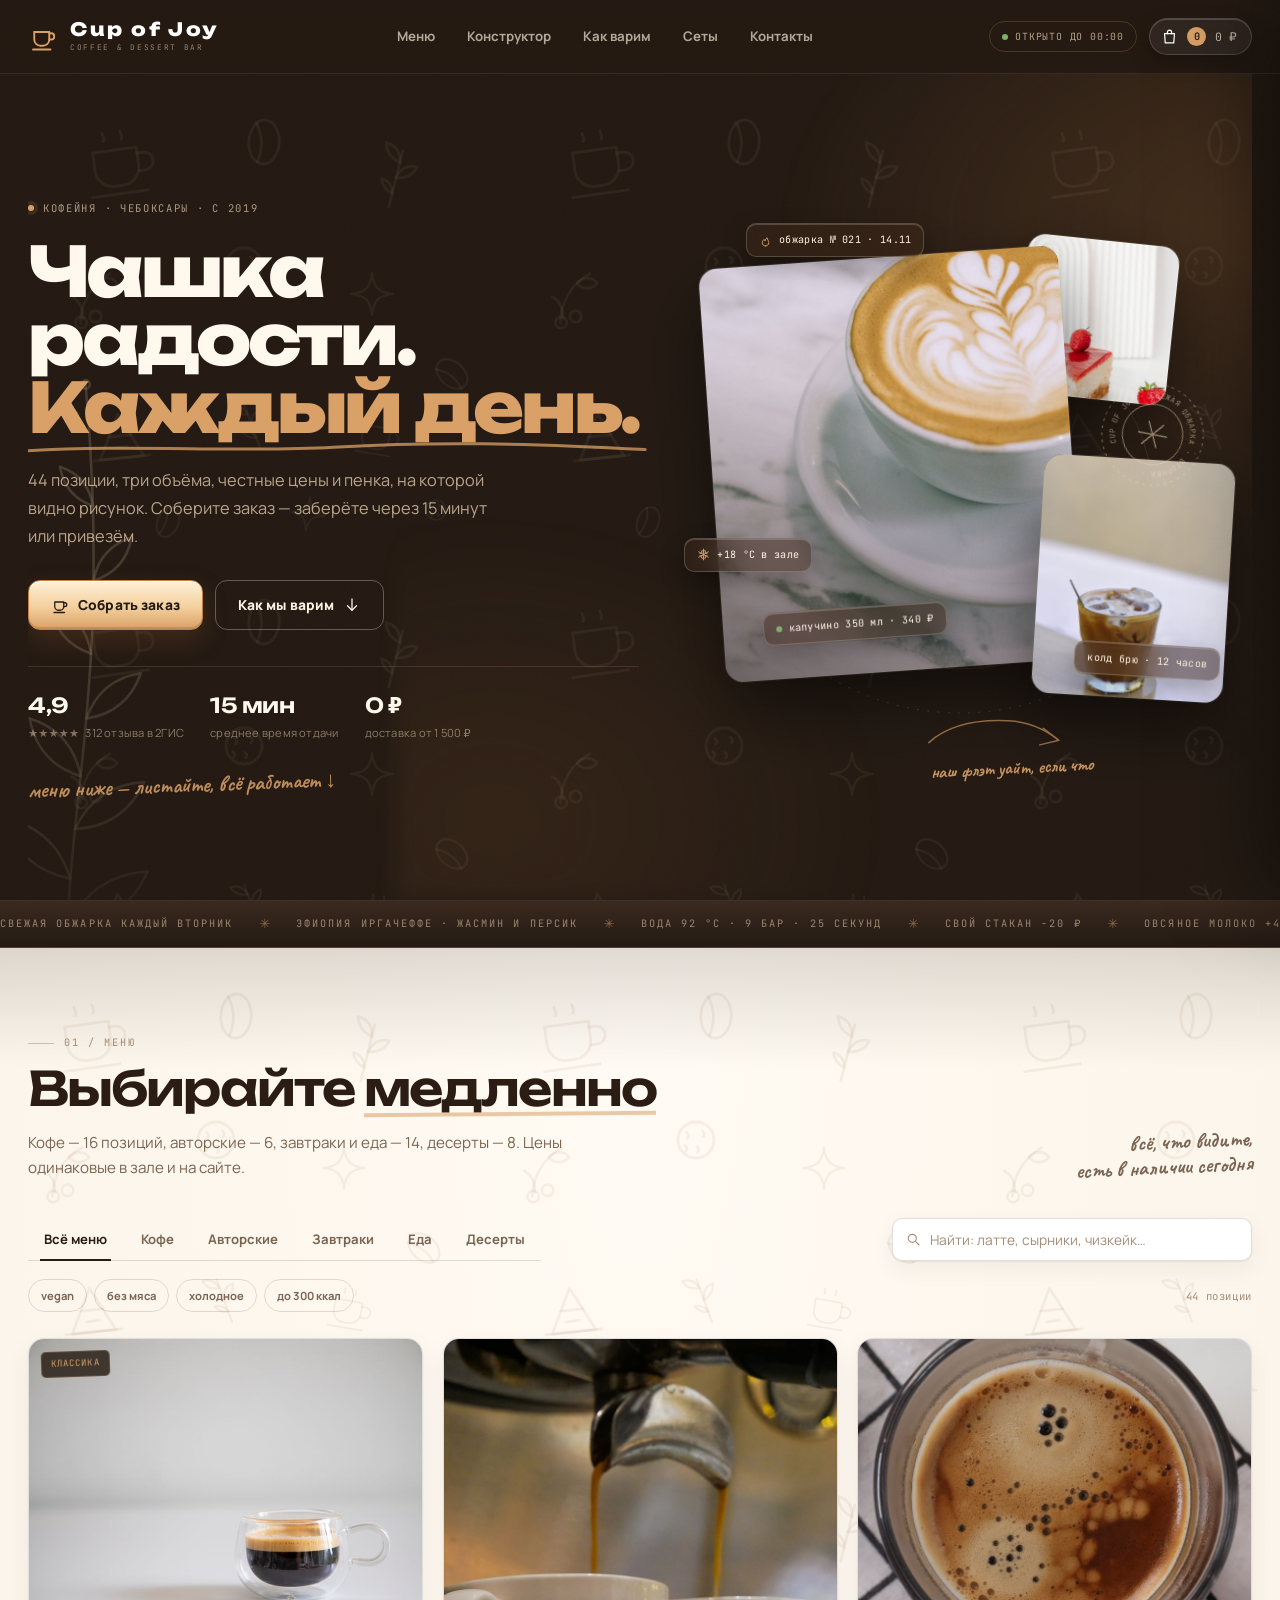
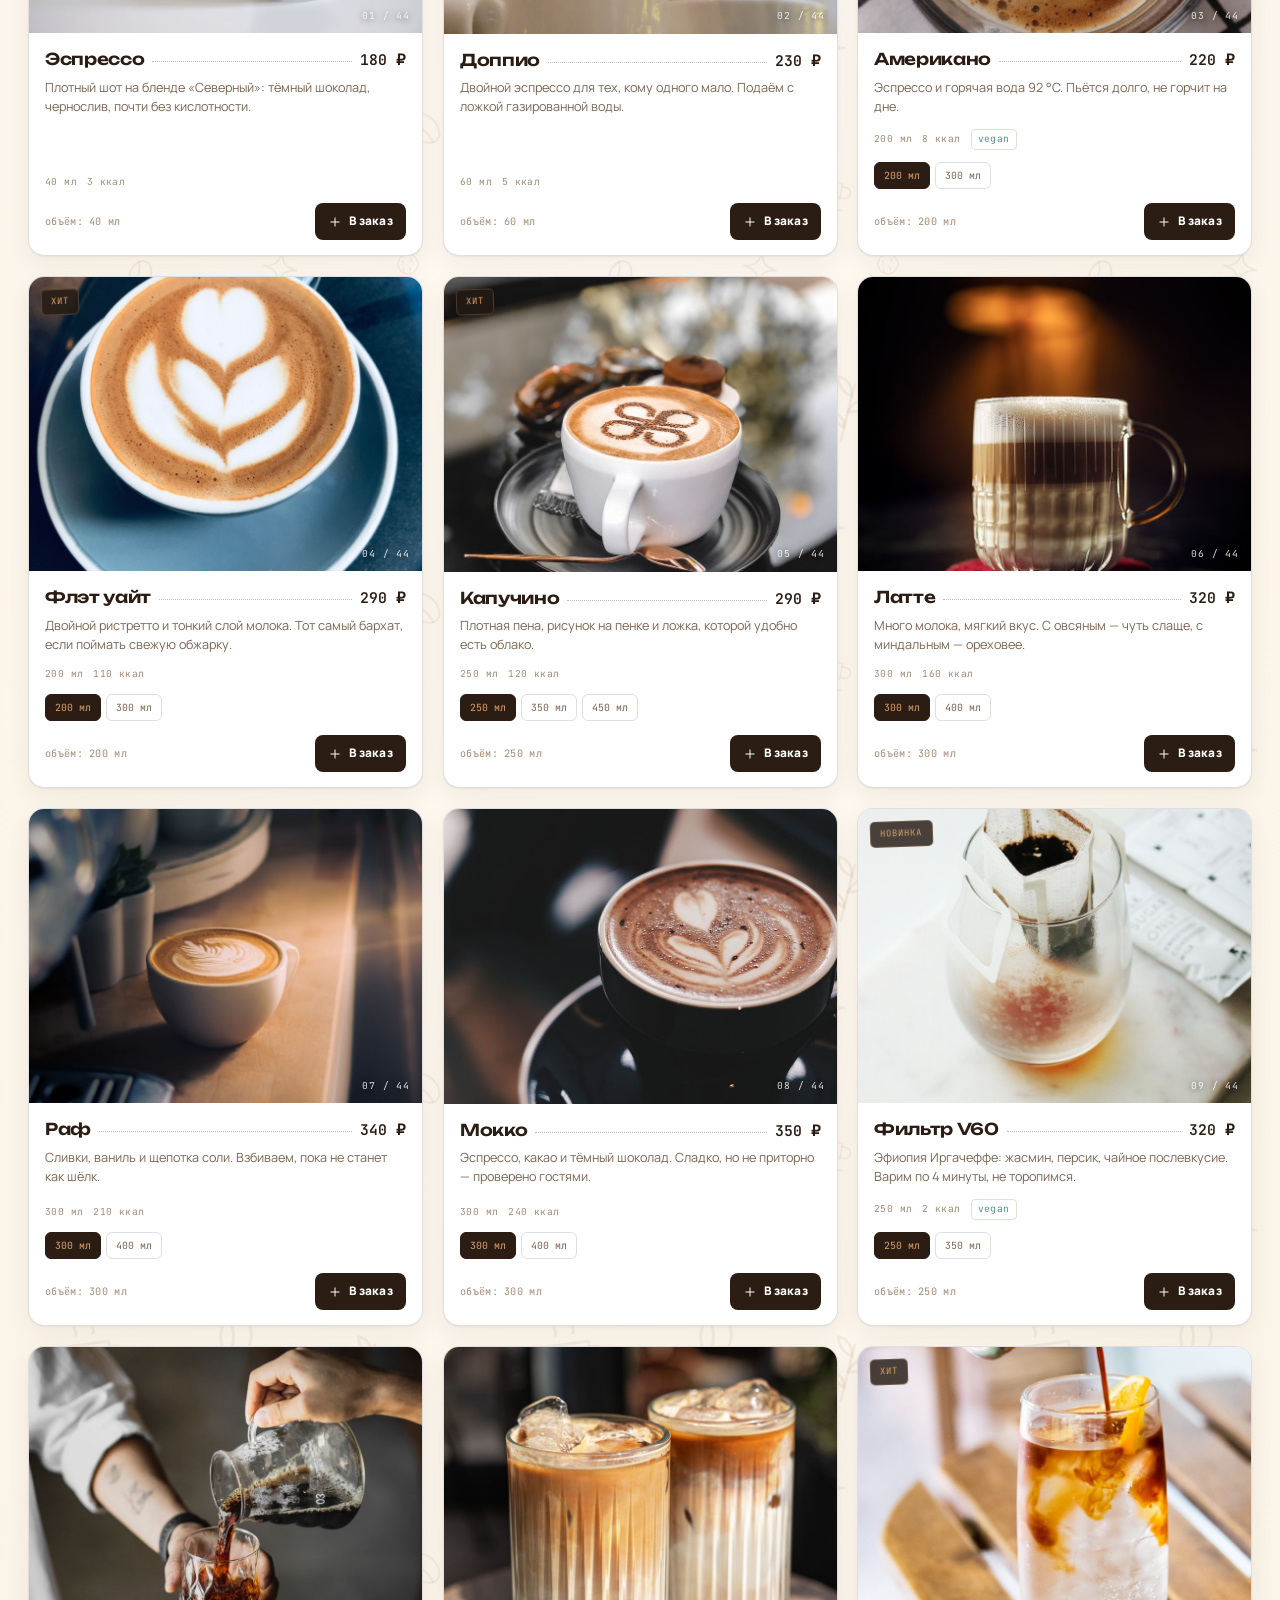
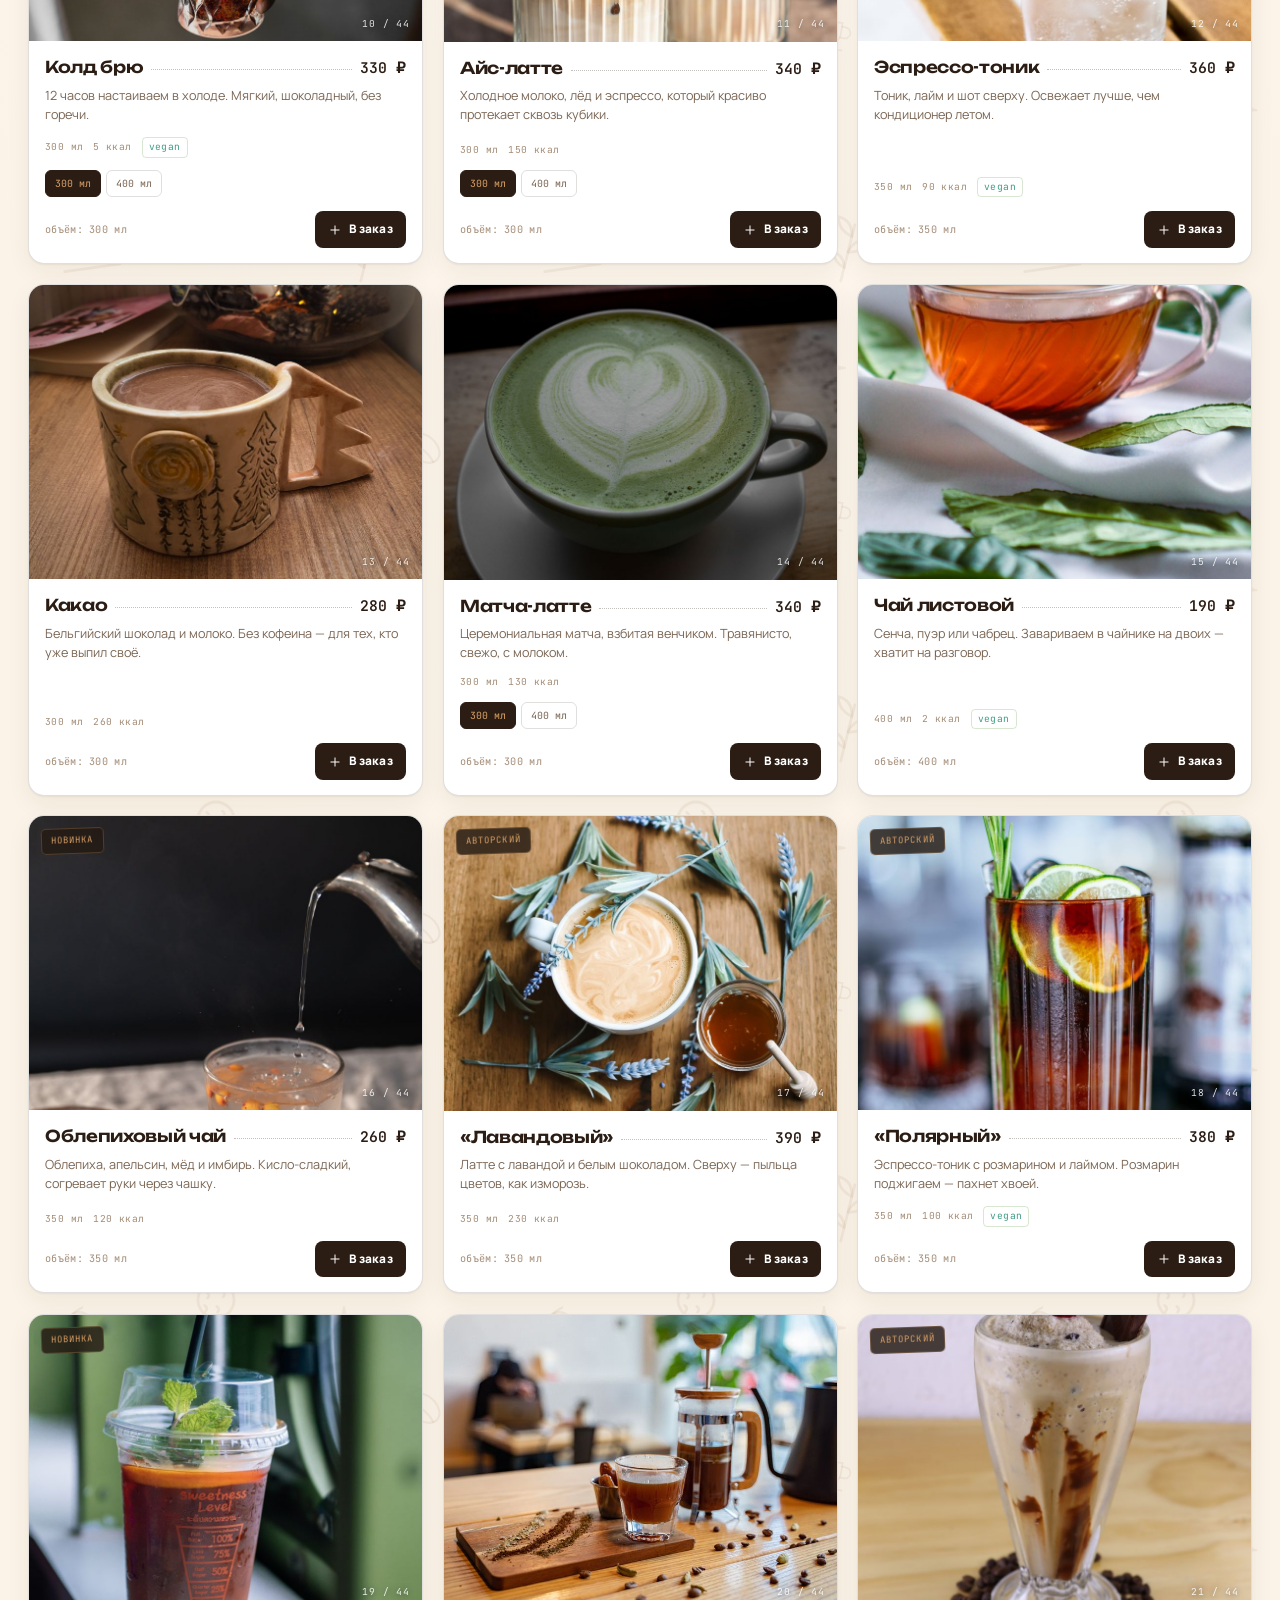
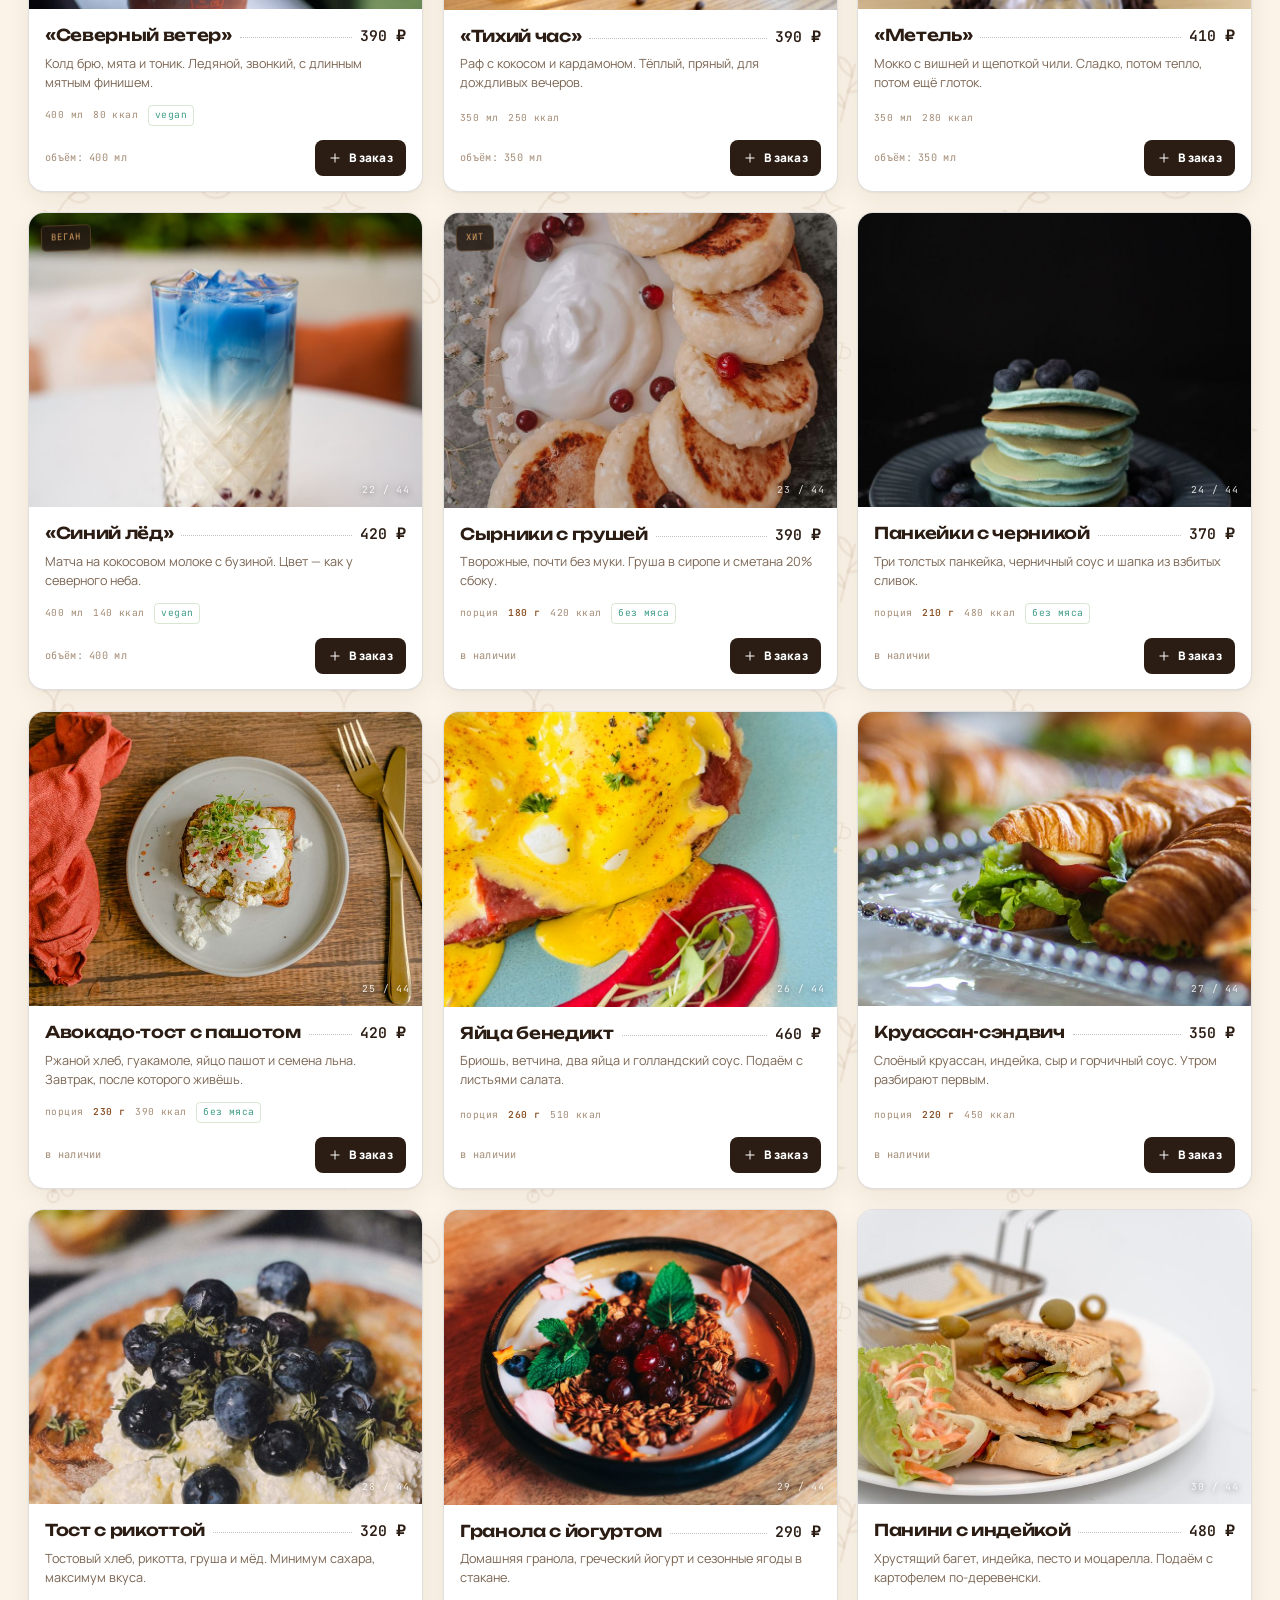
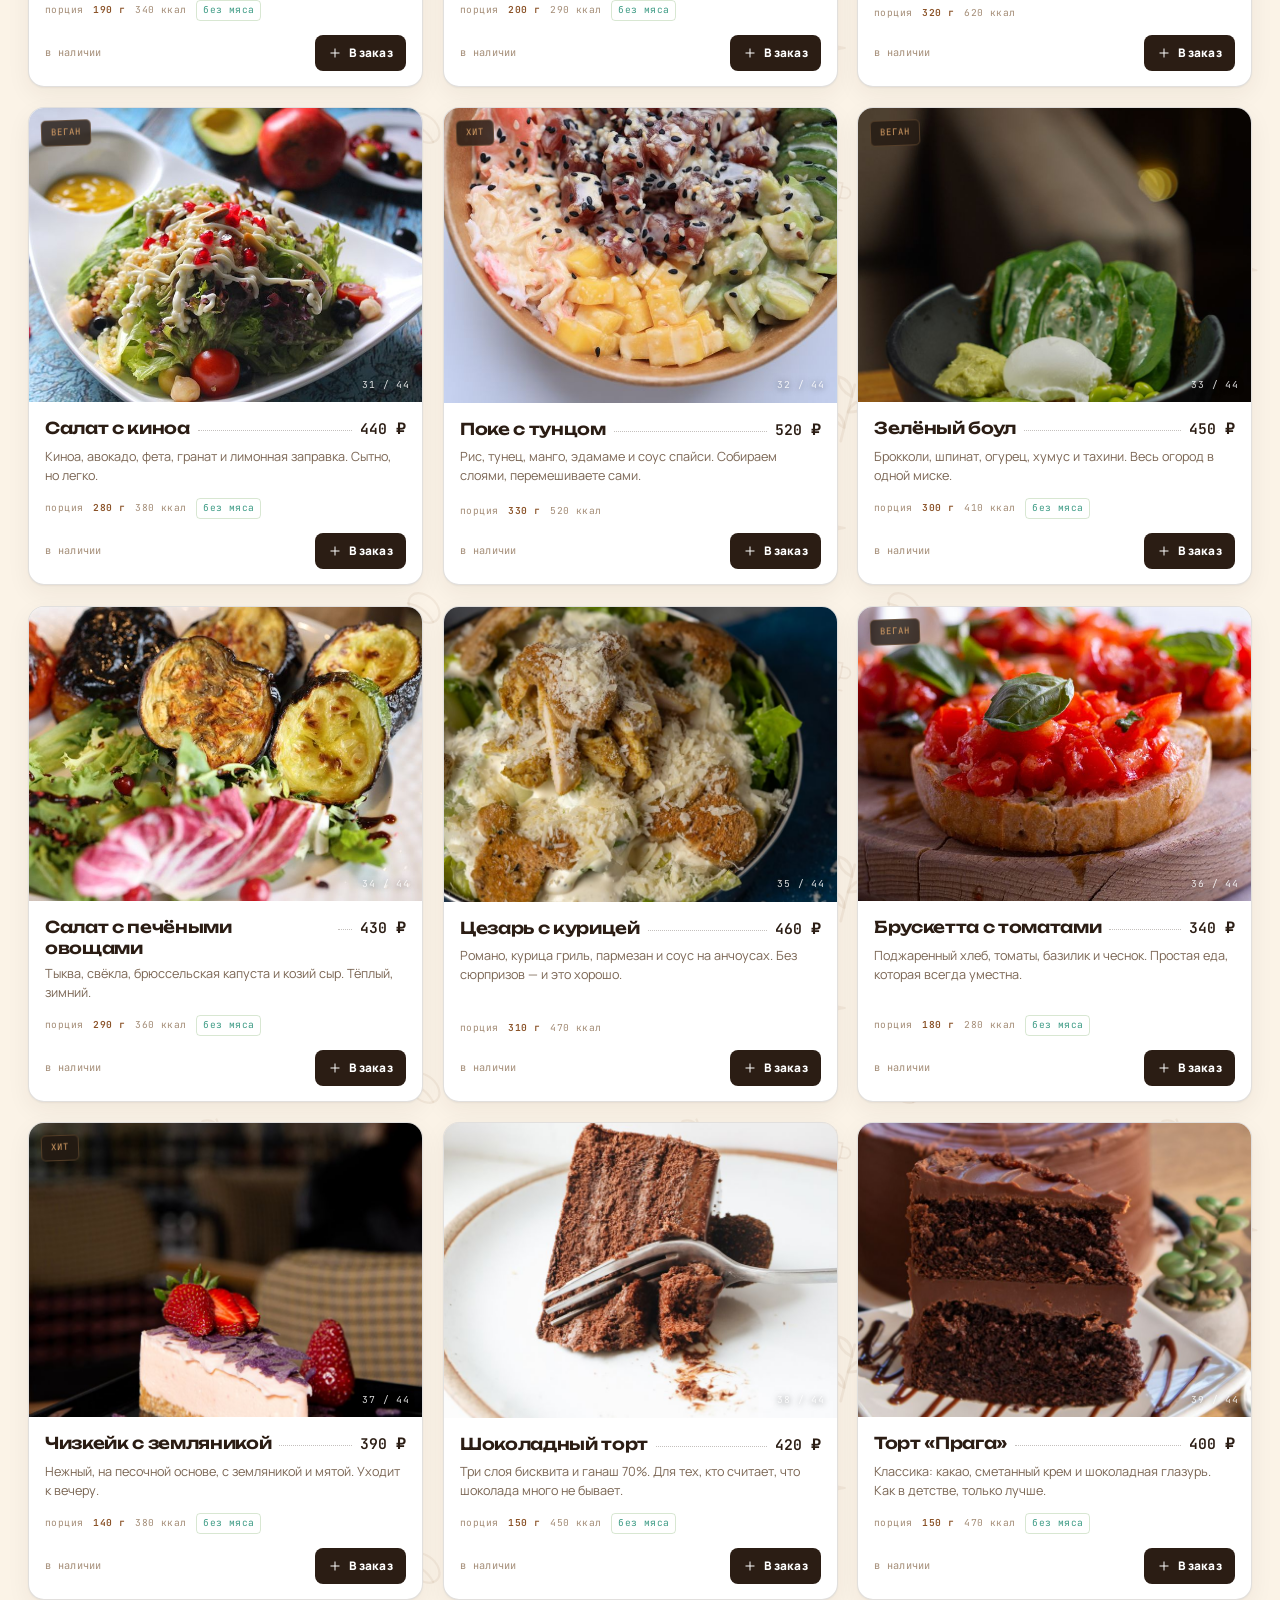
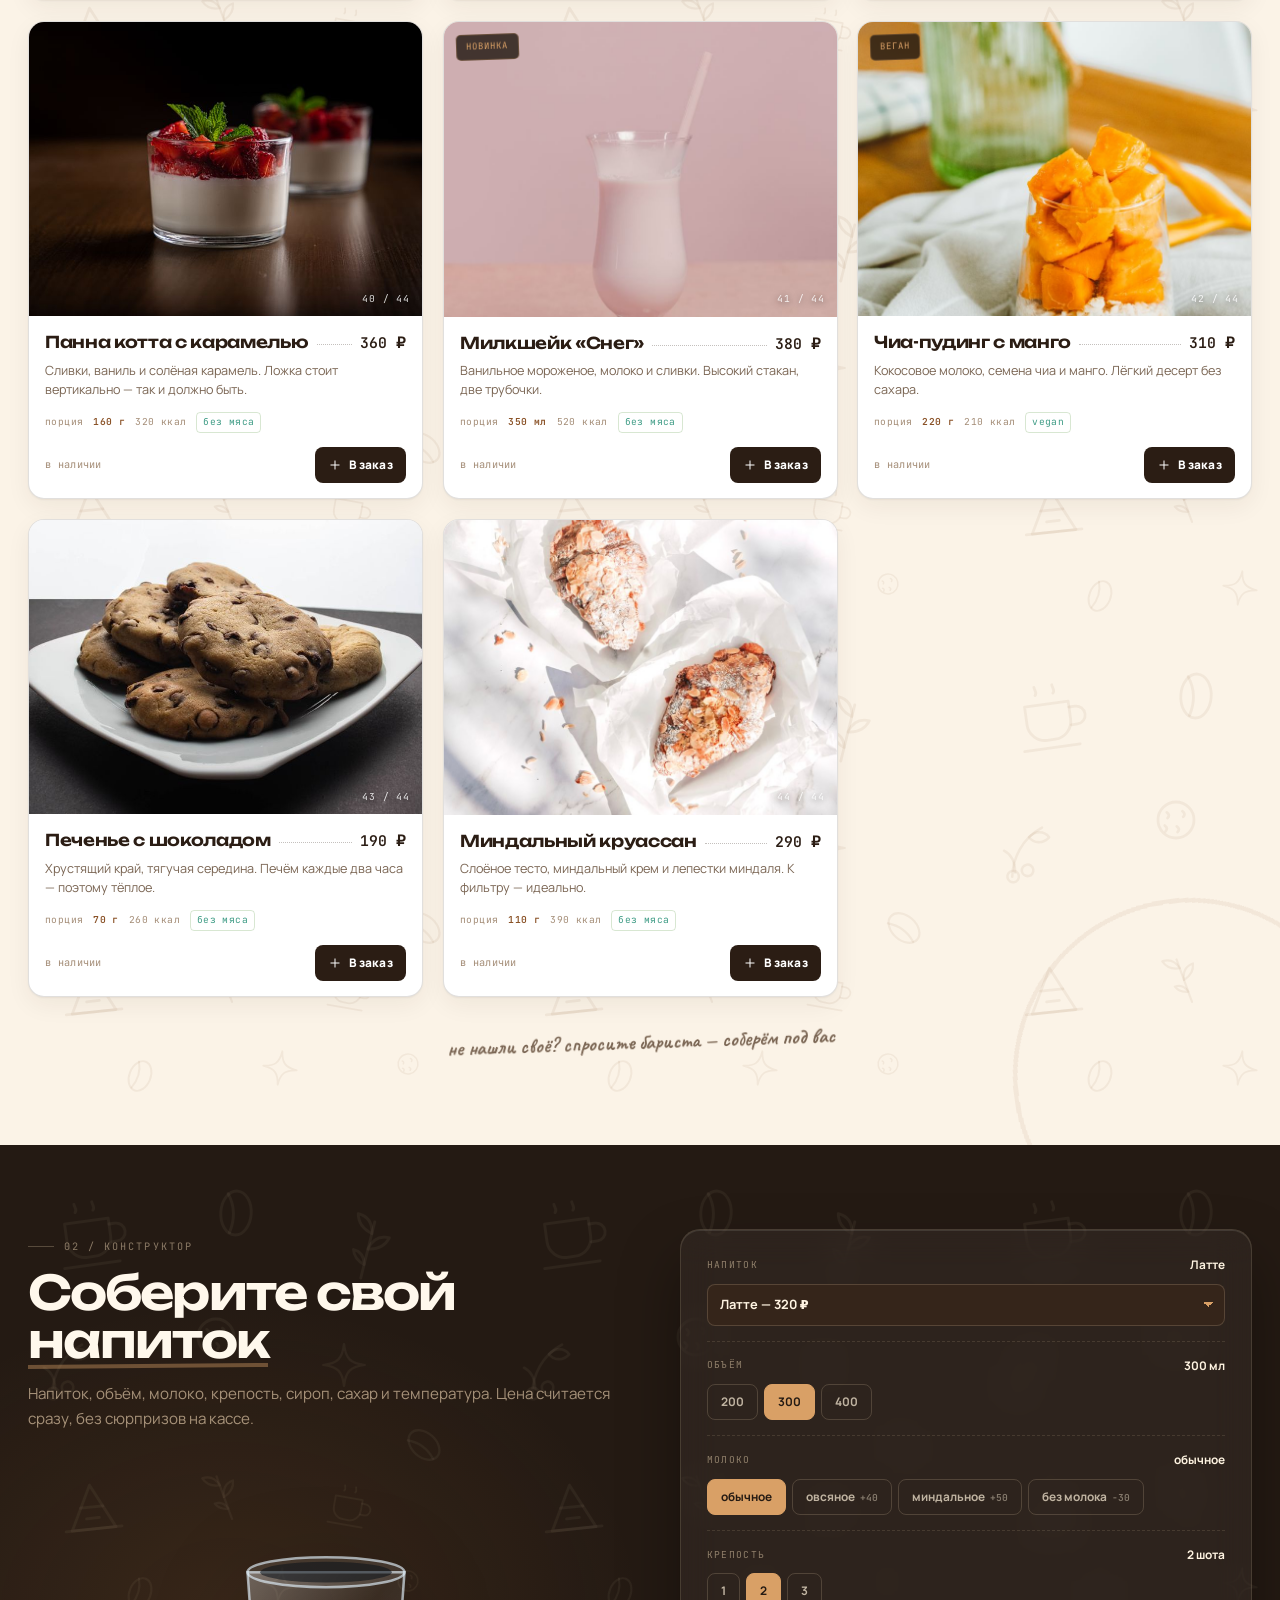
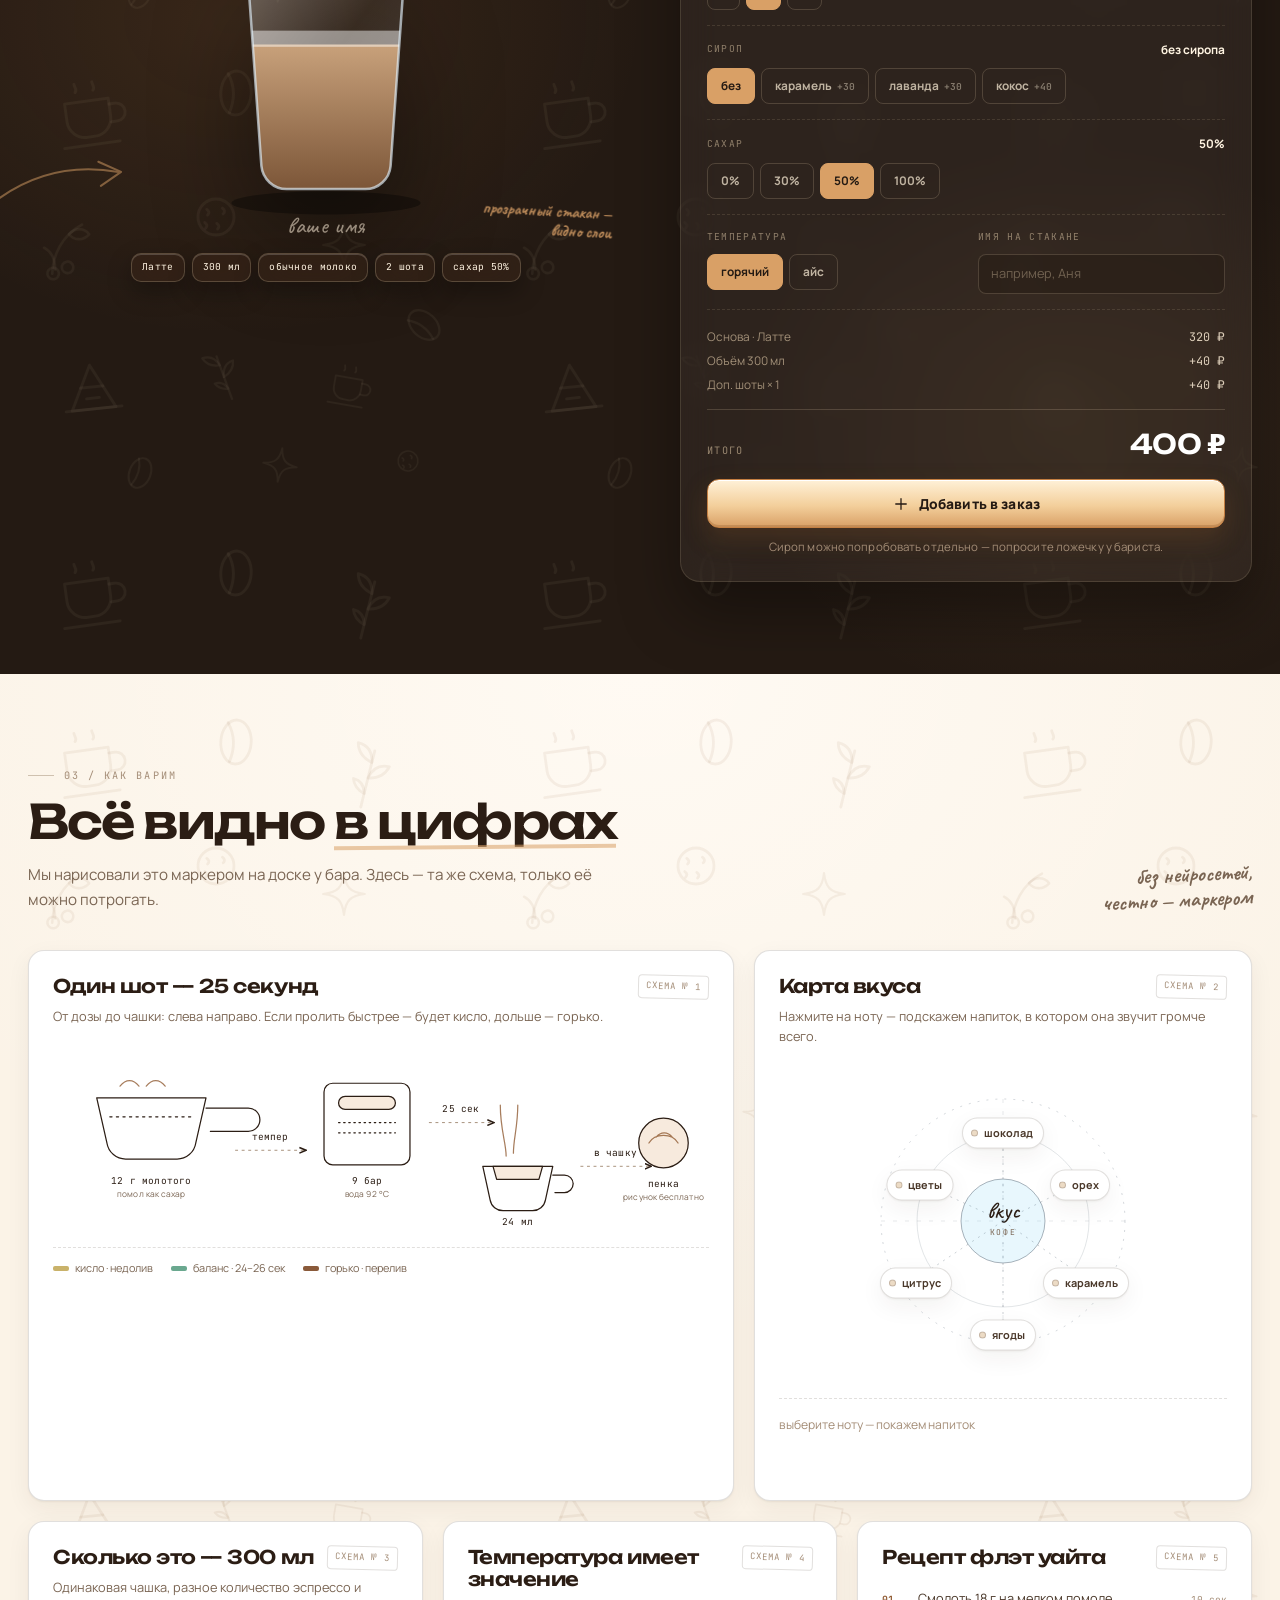
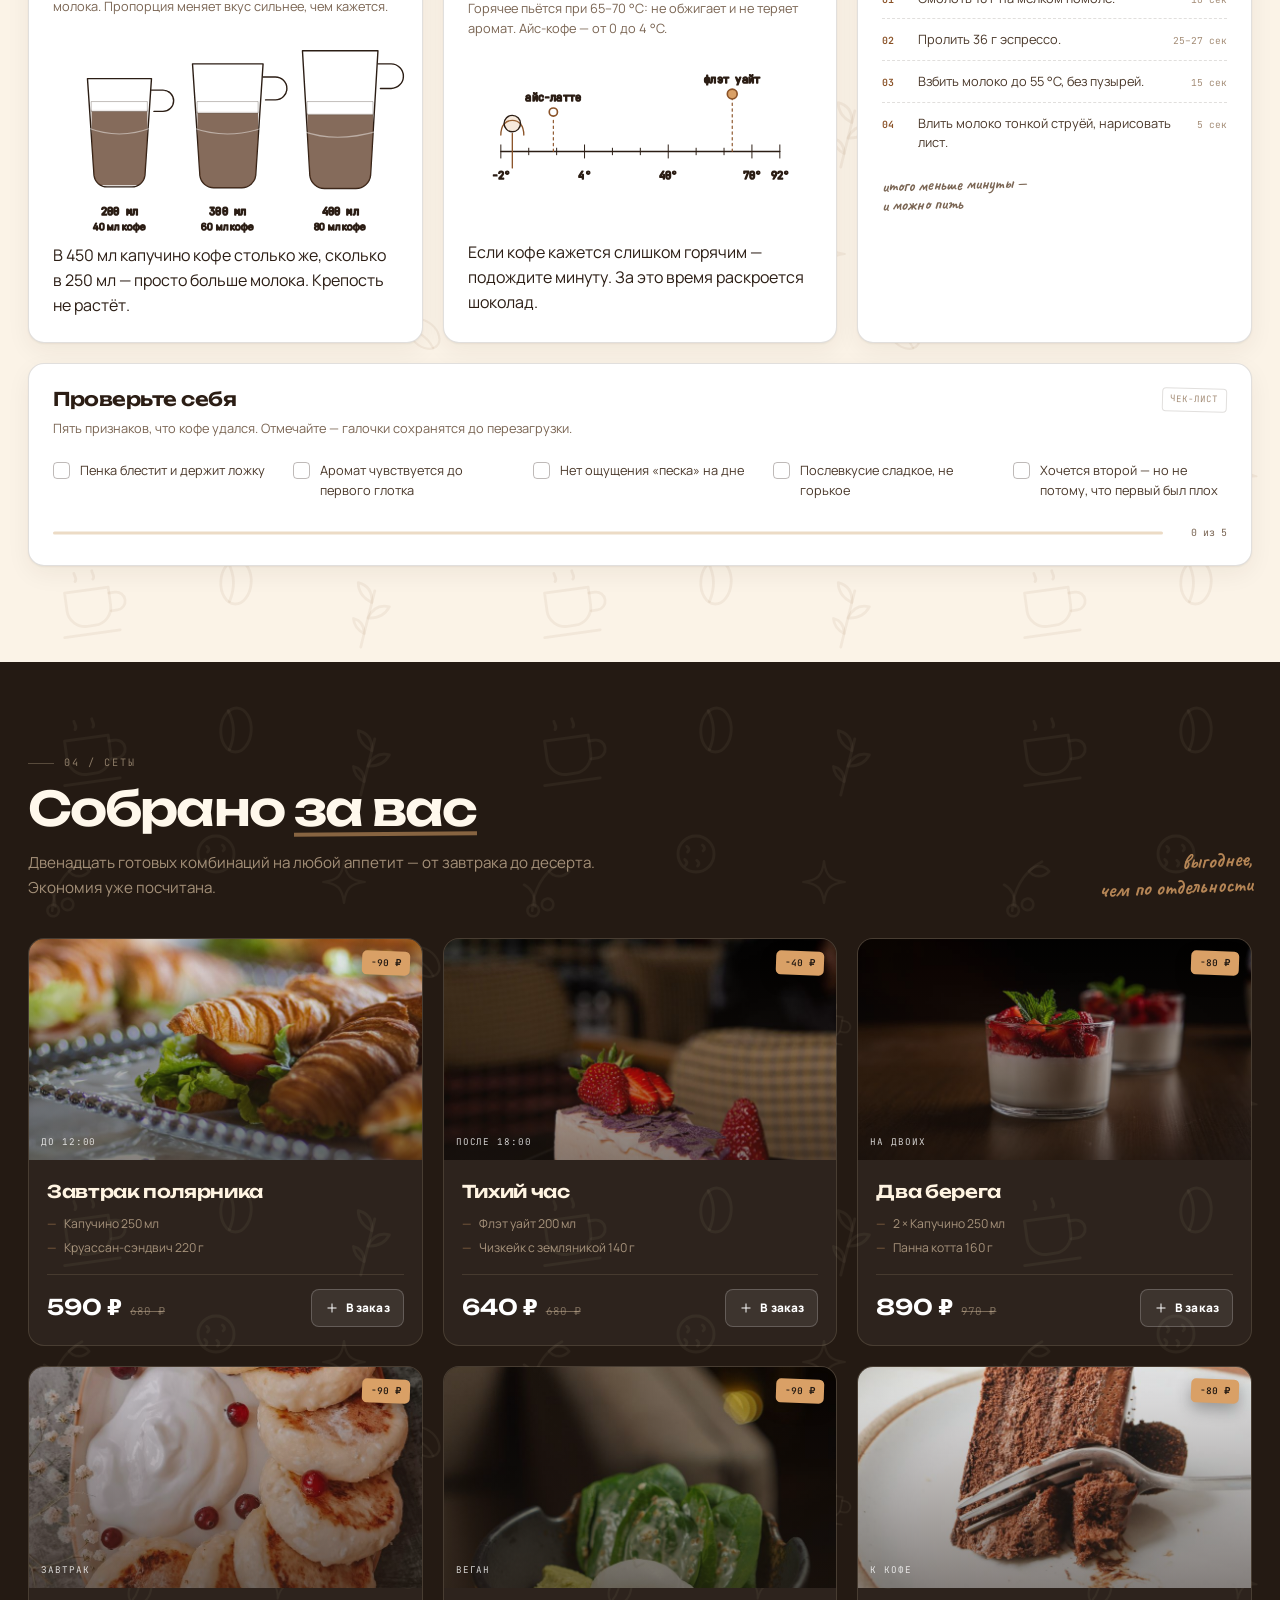
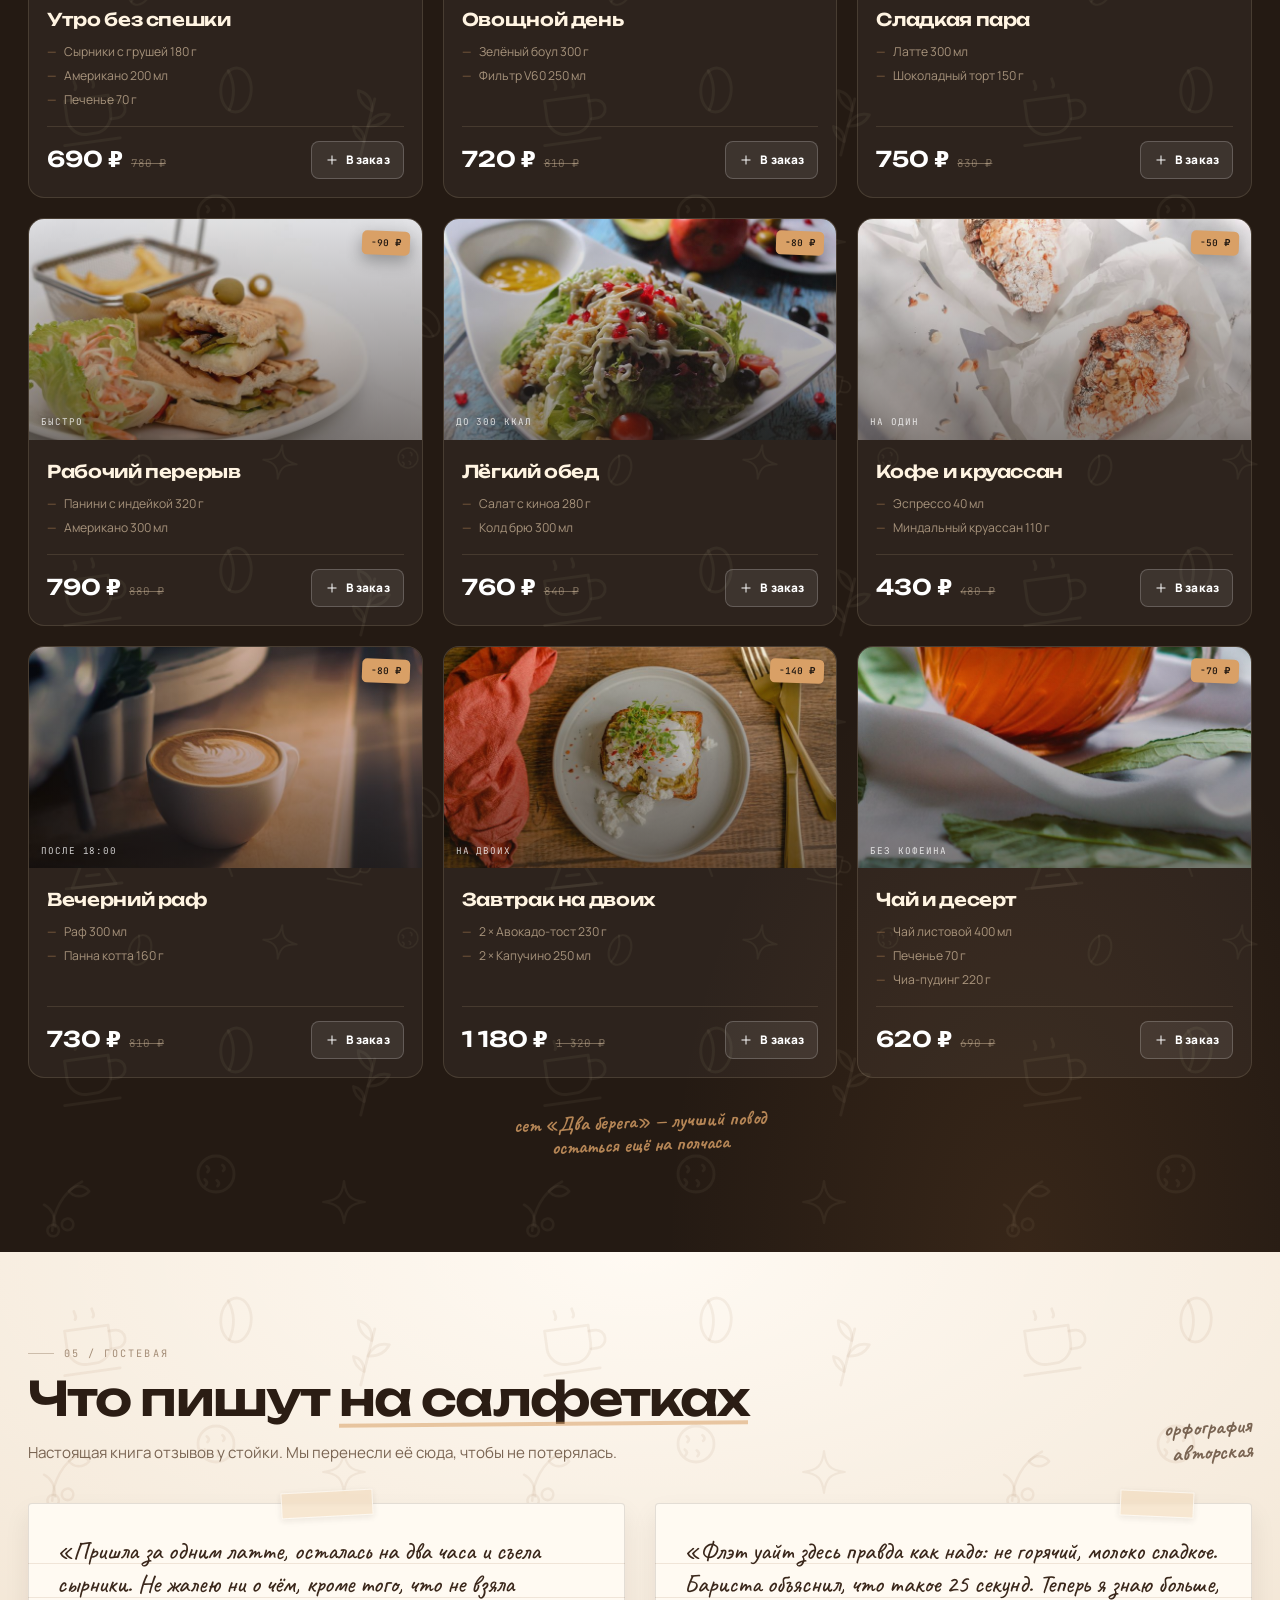
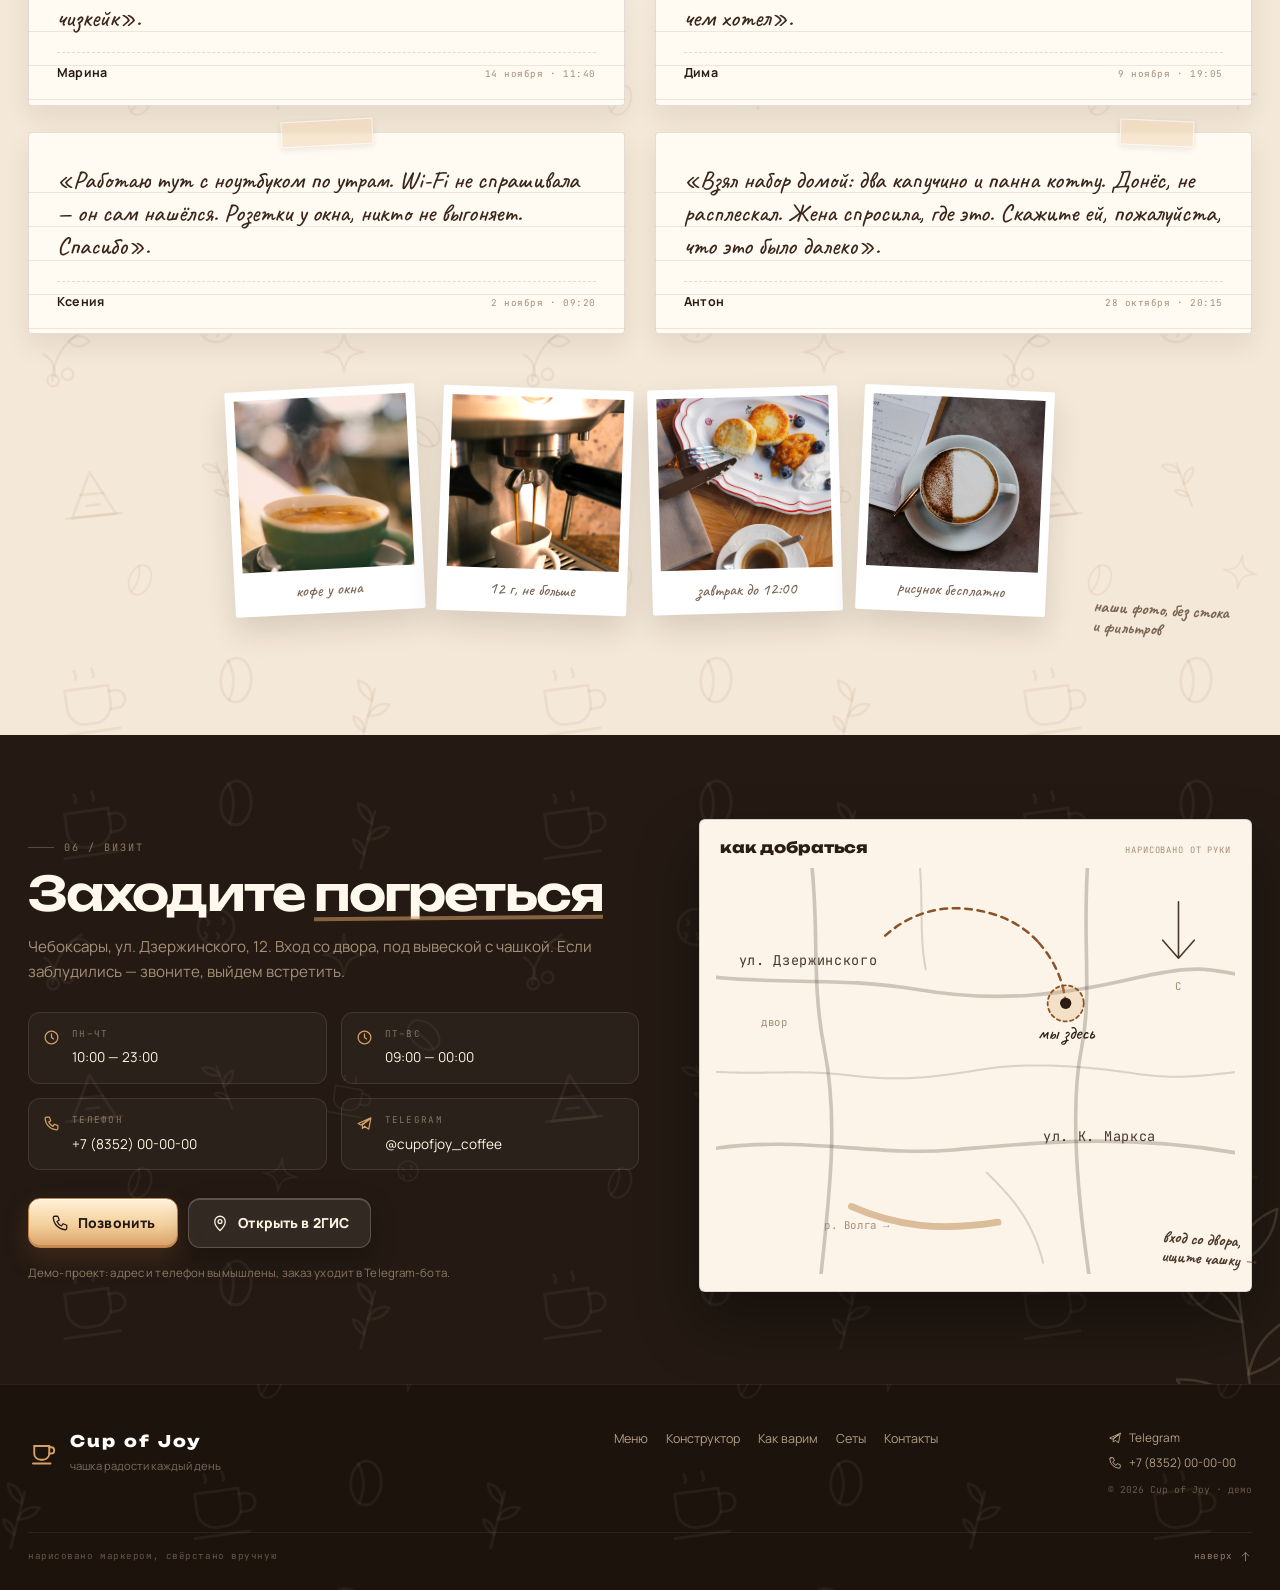
<file: iney/index.html>
<!DOCTYPE html>
<html lang="ru">
<head>
<meta charset="UTF-8" />
<meta name="viewport" content="width=device-width, initial-scale=1.0" />
<title>Cup of Joy — кофейня и десерт-бар в Чебоксарах</title>
<meta name="description" content="Cup of Joy — кофе, завтраки и десерты в тёплой палитре: зерно, карамель и молоко. 44 позиции, сеты, конструктор напитка и заказ в Telegram." />
<meta name="theme-color" content="#241a13" />
<meta property="og:title" content="Cup of Joy — чашка радости каждый день" />
<meta property="og:description" content="Кофейня и десерт-бар: 44 позиции, конструктор напитка, честные цены и заказ за 15 минут." />
<meta property="og:type" content="website" />
<link rel="stylesheet" href="fonts.css" />
<link rel="stylesheet" href="styles.css?v=joy9" />
</head>
<body>

<!-- ═══ Иконки ═══ -->
<svg class="sprite" aria-hidden="true" focusable="false">
  <symbol id="i-cup" viewBox="0 0 24 24"><path d="M5 8h12v6a5 5 0 0 1-5 5H10a5 5 0 0 1-5-5V8Z"/><path d="M17 9h1.5a2.5 2.5 0 0 1 0 5H17"/><path d="M4 22h14"/></symbol>
  <symbol id="i-bag" viewBox="0 0 24 24"><path d="M5 8h14l-1 13H6L5 8Z"/><path d="M9 8V6a3 3 0 0 1 6 0v2"/></symbol>
  <symbol id="i-plus" viewBox="0 0 24 24"><path d="M12 5v14M5 12h14"/></symbol>
  <symbol id="i-minus" viewBox="0 0 24 24"><path d="M5 12h14"/></symbol>
  <symbol id="i-x" viewBox="0 0 24 24"><path d="M6 6l12 12M18 6 6 18"/></symbol>
  <symbol id="i-arrow" viewBox="0 0 24 24"><path d="M4 12h15"/><path d="m13 6 6 6-6 6"/></symbol>
  <symbol id="i-down" viewBox="0 0 24 24"><path d="M12 4v15"/><path d="m6 13 6 6 6-6"/></symbol>
  <symbol id="i-snow" viewBox="0 0 24 24"><path d="M12 2v20M3.3 7l17.4 10M20.7 7 3.3 17"/><path d="m9 4 3 3 3-3M9 20l3-3 3 3M5 9.5l4 .5-.5-4M19 14.5l-4-.5.5 4M19 9.5l-4 .5.5-4M5 14.5l4-.5-.5 4"/></symbol>
  <symbol id="i-clock" viewBox="0 0 24 24"><circle cx="12" cy="12" r="9"/><path d="M12 7v5l3 2"/></symbol>
  <symbol id="i-pin" viewBox="0 0 24 24"><path d="M12 22s7-6.2 7-12a7 7 0 1 0-14 0c0 5.8 7 12 7 12Z"/><circle cx="12" cy="10" r="2.6"/></symbol>
  <symbol id="i-phone" viewBox="0 0 24 24"><path d="M5 3h4l2 5-3 2a12 12 0 0 0 6 6l2-3 5 2v4a2 2 0 0 1-2 2A17 17 0 0 1 3 5a2 2 0 0 1 2-2Z"/></symbol>
  <symbol id="i-tg" viewBox="0 0 24 24"><path d="m21 4-3 16-6-4-3 3v-5L19 6 7 14l-4-2 18-8Z"/></symbol>
  <symbol id="i-check" viewBox="0 0 24 24"><path d="m4 12 5 5L20 6"/></symbol>
  <symbol id="i-search" viewBox="0 0 24 24"><circle cx="11" cy="11" r="6"/><path d="m16 16 5 5"/></symbol>
  <symbol id="i-star" viewBox="0 0 24 24"><path d="m12 3 2.7 5.8 6.3.8-4.6 4.4 1.2 6.2L12 17.1 6.4 20.2l1.2-6.2L3 9.6l6.3-.8L12 3Z"/></symbol>
  <symbol id="i-flame" viewBox="0 0 24 24"><path d="M12 22c4 0 6-2.7 6-6 0-4-3-5.5-3-9 0 0-4 2-4 6 0-2-2-3-2-3s-3 3-3 6c0 3.3 2 6 6 6Z"/></symbol>
  <symbol id="i-leaf" viewBox="0 0 24 24"><path d="M20 4C10 4 4 9 4 16c0 2 1 4 2 4 7 0 14-6 14-16Z"/><path d="M4 20C7 14 12 10 17 8"/></symbol>
  <symbol id="i-milk" viewBox="0 0 24 24"><path d="M8 3h8v3l2 3v10a2 2 0 0 1-2 2H8a2 2 0 0 1-2-2V9l2-3V3Z"/><path d="M6 11h12"/></symbol>
</svg>

<div class="grain" aria-hidden="true"></div>

<!-- ═══ Шапка ═══ -->
<header class="site-head" id="siteHead">
  <a class="logo" href="#top" aria-label="Cup of Joy — на главную">
    <svg class="logo-mark" viewBox="0 0 24 24" aria-hidden="true"><use href="#i-cup"/></svg>
    <span class="logo-word">Cup of Joy<em>coffee &amp; dessert bar</em></span>
  </a>

  <nav class="main-nav" aria-label="Основная навигация">
    <a href="#menu">Меню</a>
    <a href="#builder">Конструктор</a>
    <a href="#infographic">Как варим</a>
    <a href="#sets">Сеты</a>
    <a href="#visit">Контакты</a>
  </nav>

  <div class="head-right">
    <span class="status" id="openStatus" title="Часы работы: 10:00–23:00">
      <i></i><span id="statusText">открыто до 23:00</span>
    </span>
    <button class="cart-btn" id="cartOpen" aria-label="Открыть корзину">
      <svg class="ico"><use href="#i-bag"/></svg>
      <span class="cart-count" id="cartCount">0</span>
      <span class="cart-sum" id="cartSum">0 ₽</span>
    </button>
    <button class="burger" id="burger" aria-label="Меню" aria-expanded="false" aria-controls="mobileNav">
      <span></span><span></span><span></span>
    </button>
  </div>
</header>

<div class="mobile-nav" id="mobileNav" hidden>
  <a href="#menu">Меню</a>
  <a href="#builder">Конструктор</a>
  <a href="#infographic">Как варим</a>
  <a href="#sets">Сеты</a>
  <a href="#guestbook">Гостевая</a>
  <a href="#visit">Контакты</a>
  <div class="mobile-nav-foot">
    <span>10:00–23:00 · Чебоксары</span>
    <a href="tel:+78352000000">+7 (8352) 00-00-00</a>
  </div>
</div>

<main id="top">

<!-- ═══ Hero ═══ -->
<section class="hero">
  <div class="hero-copy reveal">
    <p class="eyebrow"><span class="dot"></span> кофейня · чебоксары · с 2019</p>
    <h1>Чашка радости.<br><span class="mark">Каждый день.<svg class="scribble" viewBox="0 0 320 22" preserveAspectRatio="none" aria-hidden="true"><path d="M3 15C58 6 108 17 160 10S258 5 317 13"/></svg></span></h1>
    <p class="hero-lead">44 позиции, три объёма, честные цены и пенка, на которой видно рисунок. Соберите заказ — заберёте через 15 минут или привезём.</p>
    <div class="hero-cta">
      <a class="btn btn-primary" href="#menu">
        <svg class="ico"><use href="#i-cup"/></svg> Собрать заказ
      </a>
      <a class="btn btn-ghost" href="#infographic">Как мы варим <svg class="ico"><use href="#i-down"/></svg></a>
    </div>
    <div class="hero-meta">
      <div class="meta-item"><b>4,9</b><span><span class="stars" aria-hidden="true">★★★★★</span>312 отзыва в 2ГИС</span></div>
      <div class="meta-item"><b>15 мин</b><span>среднее время отдачи</span></div>
      <div class="meta-item"><b>0 ₽</b><span>доставка от 1 500 ₽</span></div>
    </div>
    <p class="hand hand-hero">меню ниже — листайте, всё работает <span aria-hidden="true">↓</span></p>
  </div>

  <div class="scene" id="scene" aria-label="Фотографии кофе и десертов">
    <svg class="scene-orbit" viewBox="0 0 600 600" aria-hidden="true">
      <ellipse cx="300" cy="300" rx="255" ry="235" fill="none" stroke="rgba(214,169,121,.28)" stroke-width="1" stroke-dasharray="2 9"/>
      <ellipse cx="300" cy="300" rx="205" ry="188" fill="none" stroke="rgba(214,169,121,.16)" stroke-width="1"/>
      <circle cx="300" cy="65" r="3" fill="#d9a066"/>
      <circle cx="540" cy="330" r="2.5" fill="#d9a066" opacity=".7"/>
      <circle cx="90" cy="420" r="2" fill="#d9a066" opacity=".5"/>
    </svg>

    <figure class="shot shot-main tilt" data-depth="14">
      <img src="../assets/img/pexels-4913342.jpg" width="760" height="950" alt="Капучино с рисунком на пенке" />
      <figcaption class="glass-chip chip-main"><span class="chip-dot"></span>капучино 350 мл · 340 ₽</figcaption>
    </figure>

    <figure class="shot shot-ice tilt" data-depth="26">
      <img src="../assets/img/pexels-32542054.jpg" width="420" height="520" alt="Айс-кофе со льдом и молоком" loading="lazy" />
      <figcaption class="glass-chip chip-ice">колд брю · 12 часов</figcaption>
    </figure>

    <figure class="shot shot-cake tilt" data-depth="20">
      <img src="../assets/img/pexels-13020799.jpg" width="420" height="420" alt="Чизкейк с земляникой" loading="lazy" />
    </figure>

    <div class="glass-chip chip-temp" data-depth="34"><svg class="ico"><use href="#i-snow"/></svg> +18 °C в зале</div>
    <div class="glass-chip chip-roast" data-depth="30"><svg class="ico"><use href="#i-flame"/></svg> обжарка № 021 · 14.11</div>

    <div class="stamp" data-depth="10" aria-hidden="true">
      <svg viewBox="0 0 120 120">
        <defs><path id="stampCircle" d="M60,60 m-42,0 a42,42 0 1,1 84,0 a42,42 0 1,1 -84,0"/></defs>
        <circle cx="60" cy="60" r="57" fill="none" stroke="currentColor" stroke-width="1" stroke-dasharray="3 5"/>
        <circle cx="60" cy="60" r="34" fill="none" stroke="currentColor" stroke-width="1"/>
        <text><textPath href="#stampCircle" startOffset="0">CUP OF JOY · СВЕЖАЯ ОБЖАРКА · ВТОРНИК · </textPath></text>
        <path d="M60 44v32M45 53l30 14M75 53 45 67" stroke="currentColor" stroke-width="1.4"/>
      </svg>
    </div>

    <svg class="doodle doodle-hero" viewBox="0 0 180 90" aria-hidden="true">
      <path d="M6 78C24 58 52 48 88 46c20-1 38 4 54 14"/>
      <path d="m126 50 18 11-20 7"/>
    </svg>
    <span class="hand hand-scene" data-depth="16">наш флэт уайт, если что</span>
  </div>
</section>

<!-- ═══ Бегущая строка ═══ -->
<div class="ticker" aria-hidden="true">
  <div class="ticker-track">
    <span>свежая обжарка каждый вторник</span><i>✳</i>
    <span>эфиопия иргачеффе · жасмин и персик</span><i>✳</i>
    <span>вода 92 °C · 9 бар · 25 секунд</span><i>✳</i>
    <span>свой стакан −20 ₽</span><i>✳</i>
    <span>овсяное молоко +40 ₽</span><i>✳</i>
    <span>пенка с рисунком — бесплатно</span><i>✳</i>
    <span>свежая обжарка каждый вторник</span><i>✳</i>
    <span>эфиопия иргачеффе · жасмин и персик</span><i>✳</i>
    <span>вода 92 °C · 9 бар · 25 секунд</span><i>✳</i>
    <span>свой стакан −20 ₽</span><i>✳</i>
    <span>овсяное молоко +40 ₽</span><i>✳</i>
    <span>пенка с рисунком — бесплатно</span><i>✳</i>
  </div>
</div>

<!-- ═══ Меню ═══ -->
<section class="menu-section" id="menu">
  <div class="wrap">
    <header class="section-head reveal">
      <div>
        <span class="section-index">01 / меню</span>
        <h2>Выбирайте <span class="mark mark-ink">медленно</span></h2>
        <p class="section-sub">Кофе — 16 позиций, авторские — 6, завтраки и еда — 14, десерты — 8. Цены одинаковые в зале и на сайте.</p>
      </div>
      <p class="hand hand-head">всё, что видите,<br>есть в наличии сегодня</p>
    </header>

    <div class="menu-controls reveal">
      <div class="tabs" id="tabs" role="tablist" aria-label="Категории меню"></div>
      <div class="search">
        <svg class="ico"><use href="#i-search"/></svg>
        <input id="search" type="search" placeholder="Найти: латте, сырники, чизкейк…" aria-label="Поиск по меню" />
        <button class="search-clear" id="searchClear" aria-label="Очистить поиск" hidden><svg class="ico"><use href="#i-x"/></svg></button>
      </div>
    </div>

    <div class="menu-bar reveal">
      <div class="chips" id="filters"></div>
      <span class="count" id="menuCount">44 позиции</span>
    </div>

    <div class="menu-grid" id="menuGrid"></div>

    <div class="menu-empty" id="menuEmpty" hidden>
      <svg class="empty-doodle" viewBox="0 0 120 120" aria-hidden="true"><path d="M28 40h58v28a22 22 0 0 1-22 22H50a22 22 0 0 1-22-22V40Z"/><path d="M86 46h7a10 10 0 0 1 0 20h-7"/><path d="M26 104h64"/><path d="M45 26c0-6 8-6 8-12M62 26c0-6 8-6 8-12"/></svg>
      <b>Ничего не нашлось</b>
      <p>Попробуйте «латте» или сбросьте фильтры — на кухне точно что-то есть.</p>
      <button class="btn btn-ghost" id="resetMenu">Сбросить фильтры</button>
    </div>

    <p class="hand hand-menu">не нашли своё? спросите бариста — соберём под вас</p>
  </div>
</section>

<!-- ═══ Конструктор ═══ -->
<section class="builder-section" id="builder">
  <div class="wrap builder-grid">
    <div class="builder-copy reveal">
      <span class="section-index light">02 / конструктор</span>
      <h2>Соберите свой<br><span class="mark">напиток</span></h2>
      <p class="section-sub">Напиток, объём, молоко, крепость, сироп, сахар и температура. Цена считается сразу, без сюрпризов на кассе.</p>

      <div class="cup-stage">
        <svg class="cup-svg" id="cupSvg" viewBox="0 0 260 320" role="img" aria-label="Предпросмотр напитка">
          <defs>
            <linearGradient id="cupGlass" x1="0" y1="0" x2="1" y2="1">
              <stop offset="0" stop-color="rgba(255,255,255,.30)"/>
              <stop offset=".45" stop-color="rgba(255,255,255,.06)"/>
              <stop offset="1" stop-color="rgba(255,255,255,.16)"/>
            </linearGradient>
            <linearGradient id="liquidGrad" x1="0" y1="0" x2="0" y2="1">
              <stop offset="0" class="stop-top"/>
              <stop offset="1" class="stop-bottom"/>
            </linearGradient>
            <clipPath id="cupClip"><path d="M62 92h136l-12 168a22 22 0 0 1-22 20H96a22 22 0 0 1-22-20L62 92Z"/></clipPath>
          </defs>
          <ellipse cx="130" cy="292" rx="82" ry="10" fill="rgba(0,0,0,.35)"/>
          <g clip-path="url(#cupClip)">
            <rect x="55" y="92" width="150" height="200" fill="url(#cupGlass)"/>
            <rect class="liquid" id="cupLiquid" x="55" y="150" width="150" height="150" fill="url(#liquidGrad)"/>
            <rect class="foam" id="cupFoam" x="55" y="140" width="150" height="16" fill="rgba(255,255,255,.55)"/>
            <g class="ice" id="cupIce" opacity="0">
              <rect x="92" y="118" width="34" height="34" rx="7" transform="rotate(-14 109 135)" fill="rgba(220,244,255,.55)" stroke="rgba(255,255,255,.7)"/>
              <rect x="136" y="136" width="30" height="30" rx="6" transform="rotate(12 151 151)" fill="rgba(220,244,255,.45)" stroke="rgba(255,255,255,.6)"/>
              <rect x="108" y="164" width="28" height="28" rx="6" transform="rotate(22 122 178)" fill="rgba(220,244,255,.4)" stroke="rgba(255,255,255,.55)"/>
            </g>
          </g>
          <path d="M62 92h136l-12 168a22 22 0 0 1-22 20H96a22 22 0 0 1-22-20L62 92Z" fill="none" stroke="rgba(226,242,252,.65)" stroke-width="2.2"/>
          <ellipse cx="130" cy="92" rx="68" ry="13" fill="rgba(255,255,255,.10)" stroke="rgba(226,242,252,.65)" stroke-width="2.2"/>
          <ellipse cx="130" cy="92" rx="57" ry="9" fill="rgba(10,17,25,.55)"/>
          <text x="130" y="318" text-anchor="middle" class="cup-name" id="cupName">ваше имя</text>
        </svg>
        <div class="cup-tags">
          <span class="glass-chip" id="tagDrink">Латте</span>
          <span class="glass-chip" id="tagVolume">300 мл</span>
          <span class="glass-chip" id="tagMilk">обычное молоко</span>
          <span class="glass-chip" id="tagShots">2 шота</span>
          <span class="glass-chip" id="tagSyrup" hidden>карамель</span>
          <span class="glass-chip" id="tagSugar">сахар 50%</span>
        </div>
        <svg class="doodle doodle-builder" viewBox="0 0 160 60" aria-hidden="true"><path d="M4 48c30-22 62-28 96-22"/><path d="m84 18 18 8-16 11"/></svg>
        <span class="hand hand-builder">прозрачный стакан — видно слои</span>
      </div>
    </div>

    <div class="builder-panel reveal">
      <div class="builder-row">
        <label for="builderDrink">Напиток <b id="lblDrink">Латте</b></label>
        <select class="drink-select" id="builderDrink">
          <option value="espresso">Эспрессо — 180 ₽</option>
          <option value="americano">Американо — 220 ₽</option>
          <option value="cappuccino">Капучино — 290 ₽</option>
          <option value="latte" selected>Латте — 320 ₽</option>
          <option value="flatwhite">Флэт уайт — 290 ₽</option>
          <option value="raf">Раф — 340 ₽</option>
          <option value="mocha">Мокко — 350 ₽</option>
          <option value="coldbrew">Колд брю — 330 ₽</option>
          <option value="matcha">Матча-латте — 340 ₽</option>
          <option value="cocoa">Какао — 280 ₽</option>
          <option value="tea">Чай листовой — 190 ₽</option>
        </select>
      </div>
      <div class="builder-row">
        <label>Объём <b id="lblVolume">300 мл</b></label>
        <div class="seg" data-group="volume">
          <button data-val="200">200</button>
          <button data-val="300" class="on">300</button>
          <button data-val="400">400</button>
        </div>
      </div>
      <div class="builder-row">
        <label>Молоко <b id="lblMilk">обычное</b></label>
        <div class="seg" data-group="milk">
          <button data-val="regular" class="on">обычное</button>
          <button data-val="oat">овсяное <em>+40</em></button>
          <button data-val="almond">миндальное <em>+50</em></button>
          <button data-val="none">без молока <em>−30</em></button>
        </div>
      </div>
      <div class="builder-row">
        <label>Крепость <b id="lblShots">2 шота</b></label>
        <div class="seg" data-group="shots">
          <button data-val="1">1</button>
          <button data-val="2" class="on">2</button>
          <button data-val="3">3</button>
        </div>
      </div>
      <div class="builder-row">
        <label>Сироп <b id="lblSyrup">без сиропа</b></label>
        <div class="seg" data-group="syrup">
          <button data-val="none" class="on">без</button>
          <button data-val="caramel">карамель <em>+30</em></button>
          <button data-val="lavender">лаванда <em>+30</em></button>
          <button data-val="coconut">кокос <em>+40</em></button>
        </div>
      </div>
      <div class="builder-row">
        <label>Сахар <b id="lblSugar">50%</b></label>
        <div class="seg" data-group="sugar">
          <button data-val="0">0%</button>
          <button data-val="30">30%</button>
          <button data-val="50" class="on">50%</button>
          <button data-val="100">100%</button>
        </div>
      </div>
      <div class="builder-row builder-row--inline">
        <div>
          <label>Температура</label>
          <div class="seg" data-group="temp">
            <button data-val="hot" class="on">горячий</button>
            <button data-val="ice">айс</button>
          </div>
        </div>
        <div class="name-field">
          <label for="cupNameInput">Имя на стакане</label>
          <input id="cupNameInput" maxlength="14" placeholder="например, Аня" autocomplete="off" />
        </div>
      </div>

      <div class="price-card">
        <div class="price-lines" id="priceLines"></div>
        <div class="price-total"><span>Итого</span><b id="builderPrice">400 ₽</b></div>
        <button class="btn btn-primary btn-wide" id="builderAdd"><svg class="ico"><use href="#i-plus"/></svg> Добавить в заказ</button>
        <p class="fineprint">Сироп можно попробовать отдельно — попросите ложечку у бариста.</p>
      </div>
    </div>
  </div>
</section>

<!-- ═══ Инфографика ═══ -->
<section class="info-section" id="infographic">
  <div class="wrap">
    <header class="section-head reveal">
      <div>
        <span class="section-index">03 / как варим</span>
        <h2>Всё видно <span class="mark mark-ink">в цифрах</span></h2>
        <p class="section-sub">Мы нарисовали это маркером на доске у бара. Здесь — та же схема, только её можно потрогать.</p>
      </div>
      <p class="hand hand-head">без нейросетей,<br>честно — маркером</p>
    </header>

    <div class="info-grid">
      <!-- Экстракция -->
      <article class="info-card info-card--wide reveal">
        <div class="info-card-head">
          <h3>Один шот — 25 секунд</h3>
          <span class="tag-mono">схема № 1</span>
        </div>
        <p class="info-lead">От дозы до чашки: слева направо. Если пролить быстрее — будет кисло, дольше — горько.</p>
        <div class="diagram-scroll" tabindex="0" aria-label="Схема экстракции, можно прокрутить вбок">
        <svg class="diagram diagram-extract" viewBox="0 0 900 260" role="img" aria-label="Схема экстракции эспрессо">
          <!-- портафильтр -->
          <g class="ink">
            <path d="M60 78h150l-14 62a26 26 0 0 1-26 22h-70a26 26 0 0 1-26-22L60 78Z"/>
            <path d="M210 92h58a16 16 0 0 1 0 32h-52"/>
            <path d="M78 104h114" stroke-dasharray="3 6"/>
            <path d="M92 62c8-10 18-10 26 0M128 62c8-10 18-10 26 0" class="steam"/>
          </g>
          <text x="135" y="196" text-anchor="middle" class="lbl">12 г молотого</text>
          <text x="135" y="214" text-anchor="middle" class="lbl-sub">помол как сахар</text>

          <path class="arrow" d="M250 150h96" marker-end="url(#ah)"/>
          <text x="298" y="136" text-anchor="middle" class="lbl">темпер</text>

          <!-- группа -->
          <g class="ink">
            <rect x="372" y="58" width="118" height="112" rx="12"/>
            <rect x="392" y="76" width="78" height="18" rx="9" class="fill-soft"/>
            <path d="M392 112h78M392 126h78" stroke-dasharray="2 5"/>
          </g>
          <text x="431" y="196" text-anchor="middle" class="lbl">9 бар</text>
          <text x="431" y="214" text-anchor="middle" class="lbl-sub">вода 92 °C</text>

          <path class="arrow" d="M516 112h88" marker-end="url(#ah)"/>
          <text x="560" y="98" text-anchor="middle" class="lbl">25 сек</text>

          <!-- струйки и чашка -->
          <g class="ink">
            <path d="M614 88c0 34 8 52 8 70M638 88c0 30-6 46-6 66" class="stream"/>
            <path d="M590 172h96l-10 46a18 18 0 0 1-18 15h-40a18 18 0 0 1-18-15l-10-46Z"/>
            <path d="M686 184h16a12 12 0 0 1 0 24h-13"/>
            <path d="M604 172h68l-5 18h-58l-5-18Z" class="fill-soft"/>
          </g>
          <text x="638" y="252" text-anchor="middle" class="lbl">24 мл</text>

          <path class="arrow" d="M724 172h96" marker-end="url(#ah)"/>
          <text x="772" y="158" text-anchor="middle" class="lbl">в чашку</text>

          <!-- финальная чашка с рисунком -->
          <g class="ink">
            <circle cx="838" cy="140" r="34" class="fill-soft"/>
            <path d="M818 140c8-14 32-14 40 0M828 132c6-8 16-8 22 0" class="art"/>
          </g>
          <text x="838" y="200" text-anchor="middle" class="lbl">пенка</text>
          <text x="838" y="218" text-anchor="middle" class="lbl-sub">рисунок бесплатно</text>

          <defs>
            <marker id="ah" markerWidth="8" markerHeight="8" refX="6" refY="4" orient="auto">
              <path d="M0 1 7 4 0 7" fill="none" stroke="currentColor" stroke-width="1.6"/>
            </marker>
          </defs>
        </svg>
        </div>
        <p class="diagram-hint hand">схему можно листать вбок →</p>
        <div class="info-foot">
          <span><i class="sw sw--sour"></i>кисло · недолив</span>
          <span><i class="sw sw--ok"></i>баланс · 24–26 сек</span>
          <span><i class="sw sw--bitter"></i>горько · перелив</span>
        </div>
      </article>

      <!-- Карта вкуса -->
      <article class="info-card reveal" id="tasteCard">
        <div class="info-card-head">
          <h3>Карта вкуса</h3>
          <span class="tag-mono">схема № 2</span>
        </div>
        <p class="info-lead">Нажмите на ноту — подскажем напиток, в котором она звучит громче всего.</p>
        <div class="wheel" id="wheel">
          <svg viewBox="0 0 320 320" aria-hidden="true">
            <circle cx="160" cy="160" r="122" fill="none" stroke="rgba(20,42,60,.18)" stroke-dasharray="2 7"/>
            <circle cx="160" cy="160" r="86" fill="none" stroke="rgba(20,42,60,.12)"/>
            <path d="M160 38v244M38 160h244" stroke="rgba(20,42,60,.10)" stroke-dasharray="4 8"/>
            <circle cx="160" cy="160" r="42" fill="rgba(127,212,240,.18)" stroke="rgba(20,42,60,.35)"/>
            <text x="160" y="157" text-anchor="middle" class="wheel-center">вкус</text>
            <text x="160" y="174" text-anchor="middle" class="wheel-center-sub">кофе</text>
            <g id="wheelLinks" stroke="rgba(20,42,60,.22)" stroke-dasharray="2 5"></g>
          </svg>
          <div id="wheelNodes"></div>
        </div>
        <div class="taste-result" id="tasteResult">
          <span class="taste-hint">выберите ноту — покажем напиток</span>
        </div>
      </article>

      <!-- Объёмы -->
      <article class="info-card reveal">
        <div class="info-card-head">
          <h3>Сколько это — <span style="white-space:nowrap">300 мл</span></h3>
          <span class="tag-mono">схема № 3</span>
        </div>
        <p class="info-lead">Одинаковая чашка, разное количество эспрессо и молока. Пропорция меняет вкус сильнее, чем кажется.</p>
        <svg class="diagram diagram-cups" viewBox="0 0 420 250" role="img" aria-label="Сравнение объёмов 200, 300 и 400 мл">
          <defs>
            <clipPath id="cupClip200"><path d="M42 58h78l-8 118a16 16 0 0 1-16 14H66a16 16 0 0 1-16-14L42 58Z"/></clipPath>
            <clipPath id="cupClip300"><path d="M170 40h86l-9 136a17 17 0 0 1-17 15h-34a17 17 0 0 1-17-15L170 40Z"/></clipPath>
            <clipPath id="cupClip400"><path d="M304 24h92l-9 152a18 18 0 0 1-18 16h-38a18 18 0 0 1-18-16L304 24Z"/></clipPath>
          </defs>
          <g class="ink">
            <!-- 200 -->
            <path d="M42 58h78l-8 118a16 16 0 0 1-16 14H66a16 16 0 0 1-16-14L42 58Z"/>
            <path d="M120 72h14a13 13 0 0 1 0 26h-11"/>
            <g clip-path="url(#cupClip200)">
              <rect x="47" y="96" width="68" height="92" class="fill-coffee"/>
              <rect x="47" y="86" width="68" height="12" class="fill-foam"/>
            </g>
            <text x="81" y="224" text-anchor="middle" class="lbl">200 мл</text>
            <text x="81" y="242" text-anchor="middle" class="lbl-sub">40 мл кофе</text>
            <!-- 300 -->
            <path d="M170 40h86l-9 136a17 17 0 0 1-17 15h-34a17 17 0 0 1-17-15L170 40Z"/>
            <path d="M256 56h15a14 14 0 0 1 0 28h-12"/>
            <g clip-path="url(#cupClip300)">
              <rect x="176" y="98" width="74" height="96" class="fill-coffee"/>
              <rect x="176" y="86" width="74" height="14" class="fill-foam"/>
            </g>
            <text x="213" y="224" text-anchor="middle" class="lbl">300 мл</text>
            <text x="213" y="242" text-anchor="middle" class="lbl-sub">60 мл кофе</text>
            <!-- 400 -->
            <path d="M304 24h92l-9 152a18 18 0 0 1-18 16h-38a18 18 0 0 1-18-16L304 24Z"/>
            <path d="M396 40h16a15 15 0 0 1 0 30h-13"/>
            <g clip-path="url(#cupClip400)">
              <rect x="310" y="100" width="80" height="96" class="fill-coffee"/>
              <rect x="310" y="86" width="80" height="16" class="fill-foam"/>
            </g>
            <text x="350" y="224" text-anchor="middle" class="lbl">400 мл</text>
            <text x="350" y="242" text-anchor="middle" class="lbl-sub">80 мл кофе</text>
          </g>
          <path d="M42 118c26 10 52 10 78 0M170 118c28 10 57 10 86 0M304 122c28 10 56 10 92 0" fill="none" stroke="rgba(255,255,255,.45)" stroke-width="1.4" stroke-linecap="round"/>
        </svg>
        <p class="info-note">В 450 мл капучино кофе столько же, сколько в 250 мл — просто больше молока. Крепость не растёт.</p>
      </article>

      <!-- Температура -->
      <article class="info-card reveal">
        <div class="info-card-head">
          <h3>Температура имеет значение</h3>
          <span class="tag-mono">схема № 4</span>
        </div>
        <p class="info-lead">Горячее пьётся при 65–70 °C: не обжигает и не теряет аромат. Айс-кофе — от 0 до 4 °C.</p>
        <svg class="diagram diagram-temp" viewBox="0 0 420 220" role="img" aria-label="Температурная шкала от −2 до 92 градусов">
          <g class="ink">
            <path d="M40 120h340" class="axis"/>
            <g class="ticks">
              <path d="M40 112v16M74 116v8M108 116v8M142 112v16M176 116v8M210 116v8M244 112v16M278 116v8M312 116v8M346 112v16M380 112v16"/>
            </g>
            <text x="40" y="154" text-anchor="middle" class="lbl">−2°</text>
            <text x="142" y="154" text-anchor="middle" class="lbl">4°</text>
            <text x="244" y="154" text-anchor="middle" class="lbl">40°</text>
            <text x="346" y="154" text-anchor="middle" class="lbl">70°</text>
            <text x="380" y="154" text-anchor="middle" class="lbl">92°</text>
            <path d="M40 100c0-12 6-18 14-18s14 6 14 18" class="thermo"/>
            <circle cx="54" cy="86" r="10" class="fill-soft"/>
            <path d="M54 98v22M54 120v20" class="thermo"/>
            <!-- маркеры -->
            <g class="marker">
              <path d="M104 120v-42"/><circle cx="104" cy="72" r="5"/>
              <text x="104" y="58" text-anchor="middle" class="lbl">айс-латте</text>
            </g>
            <g class="marker marker--accent">
              <path d="M322 120v-64"/><circle cx="322" cy="50" r="6"/>
              <text x="322" y="36" text-anchor="middle" class="lbl">флэт уайт</text>
            </g>
          </g>
        </svg>
        <p class="info-note">Если кофе кажется слишком горячим — подождите минуту. За это время раскроется шоколад.</p>
      </article>

      <!-- Рецепт -->
      <article class="info-card reveal">
        <div class="info-card-head">
          <h3>Рецепт флэт уайта</h3>
          <span class="tag-mono">схема № 5</span>
        </div>
        <ol class="recipe">
          <li><b>01</b><span>Смолоть 18 г на мелком помоле.</span><em>10 сек</em></li>
          <li><b>02</b><span>Пролить 36 г эспрессо.</span><em>25–27 сек</em></li>
          <li><b>03</b><span>Взбить молоко до 55 °C, без пузырей.</span><em>15 сек</em></li>
          <li><b>04</b><span>Влить молоко тонкой струёй, нарисовать лист.</span><em>5 сек</em></li>
        </ol>
        <p class="hand hand-card">итого меньше минуты —<br>и можно пить</p>
      </article>

      <!-- Чек-лист -->
      <article class="info-card info-card--check reveal">
        <div class="info-card-head">
          <h3>Проверьте себя</h3>
          <span class="tag-mono">чек-лист</span>
        </div>
        <p class="info-lead">Пять признаков, что кофе удался. Отмечайте — галочки сохранятся до перезагрузки.</p>
        <ul class="checklist" id="checklist">
          <li><label><input type="checkbox" data-key="c1"><span>Пенка блестит и держит ложку</span></label></li>
          <li><label><input type="checkbox" data-key="c2"><span>Аромат чувствуется до первого глотка</span></label></li>
          <li><label><input type="checkbox" data-key="c3"><span>Нет ощущения «песка» на дне</span></label></li>
          <li><label><input type="checkbox" data-key="c4"><span>Послевкусие сладкое, не горькое</span></label></li>
          <li><label><input type="checkbox" data-key="c5"><span>Хочется второй — но не потому, что первый был плох</span></label></li>
        </ul>
        <div class="check-progress"><i id="checkBar"></i><span id="checkText">0 из 5</span></div>
      </article>
    </div>
  </div>
</section>

<!-- ═══ Сеты ═══ -->
<section class="sets-section" id="sets">
  <div class="wrap">
    <header class="section-head section-head--dark reveal">
      <div>
        <span class="section-index light">04 / сеты</span>
        <h2>Собрано <span class="mark">за вас</span></h2>
        <p class="section-sub">Двенадцать готовых комбинаций на любой аппетит — от завтрака до десерта. Экономия уже посчитана.</p>
      </div>
      <p class="hand hand-head hand-light">выгоднее,<br>чем по отдельности</p>
    </header>
    <div class="sets-grid" id="setsGrid"></div>
    <p class="hand hand-sets">сет «Два берега» — лучший повод<br>остаться ещё на полчаса</p>
  </div>
</section>

<!-- ═══ Гостевая ═══ -->
<section class="guest-section" id="guestbook">
  <div class="wrap">
    <header class="section-head reveal">
      <div>
        <span class="section-index">05 / гостевая</span>
        <h2>Что пишут <span class="mark mark-ink">на салфетках</span></h2>
        <p class="section-sub">Настоящая книга отзывов у стойки. Мы перенесли её сюда, чтобы не потерялась.</p>
      </div>
      <p class="hand hand-head">орфография<br>авторская</p>
    </header>

    <div class="guest-grid">
      <article class="note reveal" style="--rot:-2.4deg">
        <p>«Пришла за одним латте, осталась на два часа и съела сырники. Не жалею ни о чём, кроме того, что не взяла чизкейк».</p>
        <footer><b>Марина</b><span>14 ноября · 11:40</span></footer>
        <span class="tape" aria-hidden="true"></span>
      </article>
      <article class="note reveal" style="--rot:1.8deg">
        <p>«Флэт уайт здесь правда как надо: не горячий, молоко сладкое. Бариста объяснил, что такое 25 секунд. Теперь я знаю больше, чем хотел».</p>
        <footer><b>Дима</b><span>9 ноября · 19:05</span></footer>
        <span class="tape tape--r" aria-hidden="true"></span>
      </article>
      <article class="note reveal" style="--rot:-1.2deg">
        <p>«Работаю тут с ноутбуком по утрам. Wi-Fi не спрашивала — он сам нашёлся. Розетки у окна, никто не выгоняет. Спасибо».</p>
        <footer><b>Ксения</b><span>2 ноября · 09:20</span></footer>
        <span class="tape" aria-hidden="true"></span>
      </article>
      <article class="note reveal" style="--rot:2.2deg">
        <p>«Взял набор домой: два капучино и панна котту. Донёс, не расплескал. Жена спросила, где это. Скажите ей, пожалуйста, что это было далеко».</p>
        <footer><b>Антон</b><span>28 октября · 20:15</span></footer>
        <span class="tape tape--r" aria-hidden="true"></span>
      </article>
    </div>

    <div class="polaroids reveal">
      <figure class="polaroid" style="--rot:-3deg"><img src="../assets/img/pexels-5373242.jpg" alt="Чашка кофе у окна" loading="lazy"><figcaption>кофе у окна</figcaption></figure>
      <figure class="polaroid" style="--rot:2deg"><img src="../assets/img/pexels-10042300.jpg" alt="Эспрессо варится в чашку" loading="lazy"><figcaption>12 г, не больше</figcaption></figure>
      <figure class="polaroid" style="--rot:-1.5deg"><img src="../assets/img/pexels-17906653.jpg" alt="Панкейки с черникой" loading="lazy"><figcaption>завтрак до 12:00</figcaption></figure>
      <figure class="polaroid" style="--rot:2.6deg"><img src="../assets/img/pexels-8616015.jpg" alt="Капучино с рисунком" loading="lazy"><figcaption>рисунок бесплатно</figcaption></figure>
      <p class="hand hand-polaroid">наши фото, без стока<br>и фильтров</p>
    </div>
  </div>
</section>

<!-- ═══ Визит ═══ -->
<section class="visit-section" id="visit">
  <div class="wrap visit-grid">
    <div class="visit-copy reveal">
      <span class="section-index light">06 / визит</span>
      <h2>Заходите <span class="mark">погреться</span></h2>
      <p class="section-sub">Чебоксары, ул. Дзержинского, 12. Вход со двора, под вывеской с чашкой. Если заблудились — звоните, выйдем встретить.</p>

      <div class="visit-facts">
        <div class="fact">
          <svg class="ico"><use href="#i-clock"/></svg>
          <div><b>Пн–Чт</b><span>10:00 — 23:00</span></div>
        </div>
        <div class="fact">
          <svg class="ico"><use href="#i-clock"/></svg>
          <div><b>Пт–Вс</b><span>09:00 — 00:00</span></div>
        </div>
        <div class="fact">
          <svg class="ico"><use href="#i-phone"/></svg>
          <div><b>Телефон</b><a href="tel:+78352000000">+7 (8352) 00-00-00</a></div>
        </div>
        <div class="fact">
          <svg class="ico"><use href="#i-tg"/></svg>
          <div><b>Telegram</b><a href="https://t.me/" target="_blank" rel="noopener">@cupofjoy_coffee</a></div>
        </div>
      </div>

      <div class="visit-actions">
        <a class="btn btn-primary" href="tel:+78352000000"><svg class="ico"><use href="#i-phone"/></svg> Позвонить</a>
        <a class="btn btn-glass" href="https://2gis.ru/cheboksary" target="_blank" rel="noopener"><svg class="ico"><use href="#i-pin"/></svg> Открыть в 2ГИС</a>
      </div>
      <p class="fineprint light">Демо-проект: адрес и телефон вымышлены, заказ уходит в Telegram-бота.</p>
    </div>

    <div class="map-card reveal">
      <div class="map-head"><b>как добраться</b><span>нарисовано от руки</span></div>
      <svg class="map" viewBox="0 0 460 360" role="img" aria-label="Рукописная карта: улица Дзержинского и кофейня">
        <g class="map-ink">
          <path d="M-10 96c70 8 120 0 190 12s130 4 190-10 70-8 110 0" class="road"/>
          <path d="M-10 250c80-14 150 6 220 0s150-16 260 4" class="road"/>
          <path d="M84 -10c8 60 0 110 12 170s6 120-4 210" class="road"/>
          <path d="M330 -10c-6 70 4 120-6 170s-4 130 8 210" class="road"/>
          <path d="M-10 180c50 4 80-2 130 4s80 0 120-6 90-2 130 4 60 2 100-2" class="road road--thin"/>
          <path d="M180 -10c4 40 0 70 6 100" class="road road--thin"/>
          <path d="M240 270c20 20 40 40 50 80" class="road road--thin"/>
          <text x="20" y="86" class="map-lbl">ул. Дзержинского</text>
          <text x="290" y="242" class="map-lbl">ул. К. Маркса</text>
          <text x="96" y="320" class="map-lbl map-lbl--small">р. Волга →</text>
          <path d="M120 300c40 18 80 22 130 14" class="river"/>
          <path d="M150 60c20-18 44-26 70-24s50 12 66 30" class="route"/>
          <path d="M286 66c14 16 22 34 24 54" class="route"/>
          <g class="pin-here">
            <circle cx="310" cy="120" r="16"/>
            <circle cx="310" cy="120" r="5" class="fill-ink"/>
            <text x="310" y="152" text-anchor="middle" class="map-here">мы здесь</text>
          </g>
          <text x="40" y="140" class="map-lbl map-lbl--small">двор</text>
          <path d="M300 200v50M300 250l-14-16M300 250l14-16" class="north" transform="translate(110 -170)"/>
          <text x="410" y="108" text-anchor="middle" class="map-lbl map-lbl--small">С</text>
        </g>
      </svg>
      <p class="hand hand-map">вход со двора,<br>ищите чашку →</p>
    </div>
  </div>
</section>

</main>

<!-- ═══ Подвал ═══ -->
<footer class="site-foot">
  <div class="wrap foot-grid">
    <div class="foot-brand">
      <svg class="logo-mark" viewBox="0 0 24 24" aria-hidden="true"><use href="#i-cup"/></svg>
      <div><b>Cup of Joy</b><span>чашка радости каждый день</span></div>
    </div>
    <nav class="foot-nav" aria-label="Подвал">
      <a href="#menu">Меню</a>
      <a href="#builder">Конструктор</a>
      <a href="#infographic">Как варим</a>
      <a href="#sets">Сеты</a>
      <a href="#visit">Контакты</a>
    </nav>
    <div class="foot-meta">
      <a href="https://t.me/" target="_blank" rel="noopener"><svg class="ico"><use href="#i-tg"/></svg> Telegram</a>
      <a href="tel:+78352000000"><svg class="ico"><use href="#i-phone"/></svg> +7 (8352) 00-00-00</a>
      <span>© 2026 Cup of Joy · демо</span>
    </div>
  </div>
  <div class="wrap foot-bottom">
    <span>нарисовано маркером, свёрстано вручную</span>
    <a href="#top" class="to-top">наверх <svg class="ico"><use href="#i-arrow"/></svg></a>
  </div>
</footer>

<!-- ═══ Корзина ═══ -->
<div class="drawer-overlay" id="overlay" hidden></div>
<aside class="drawer" id="drawer" aria-label="Корзина" aria-hidden="true">
  <header class="drawer-head">
    <div>
      <span class="section-index">ваш заказ</span>
      <h2>Корзина</h2>
    </div>
    <button class="icon-btn" id="cartClose" aria-label="Закрыть корзину"><svg class="ico"><use href="#i-x"/></svg></button>
  </header>

  <div class="drawer-body">
    <div class="cart-empty" id="cartEmpty">
      <svg viewBox="0 0 120 120" aria-hidden="true"><path d="M30 42h54v26a20 20 0 0 1-20 20H50a20 20 0 0 1-20-20V42Z"/><path d="M84 48h6a9 9 0 0 1 0 18h-6"/><path d="M28 102h58"/><path d="M47 30c0-5 7-5 7-10M62 30c0-5 7-5 7-10"/></svg>
      <b>Пока пусто</b>
      <p>Добавьте кофе из меню или соберите напиток в конструкторе.</p>
      <a class="btn btn-ghost" href="#menu" id="emptyToMenu">В меню</a>
    </div>

    <div id="cartContent" hidden>
      <ul class="cart-list" id="cartList"></ul>

      <div class="promo">
        <input id="promoInput" placeholder="Промокод" aria-label="Промокод" autocomplete="off" />
        <button class="btn btn-mini" id="promoApply">Применить</button>
      </div>
      <p class="promo-hint" id="promoHint">Подсказка: JOY10 даёт −10%</p>

      <div class="fulfil" role="group" aria-label="Способ получения">
        <button data-mode="pickup" class="on">Самовывоз</button>
        <button data-mode="delivery">Доставка <em>149 ₽</em></button>
      </div>

      <dl class="totals">
        <div><dt>Позиции</dt><dd id="tItems">0 ₽</dd></div>
        <div id="tDiscountRow" hidden><dt>Скидка</dt><dd id="tDiscount">0 ₽</dd></div>
        <div id="tDeliveryRow" hidden><dt>Доставка</dt><dd id="tDelivery">149 ₽</dd></div>
        <div class="totals-grand"><dt>К оплате</dt><dd id="tGrand">0 ₽</dd></div>
      </dl>

      <form class="order-form" id="orderForm" novalidate>
        <div class="field"><label for="fName">Имя</label><input id="fName" name="name" placeholder="Как к вам обращаться" autocomplete="name" required /></div>
        <div class="field"><label for="fPhone">Телефон</label><input id="fPhone" name="phone" type="tel" placeholder="+7 (___) ___-__-__" autocomplete="tel" required /></div>
        <div class="field-row">
          <div class="field"><label for="fTime">Когда</label>
            <select id="fTime" name="time">
              <option>Как можно скорее</option>
              <option>Через 30 минут</option>
              <option>Через час</option>
              <option>К 12:00</option>
              <option>К 15:00</option>
              <option>К 18:00</option>
              <option>К 21:00</option>
            </select>
          </div>
          <div class="field"><label for="fPeople">Приборов</label>
            <select id="fPeople" name="people"><option>1</option><option>2</option><option>3</option><option>4</option><option>5+</option></select>
          </div>
        </div>
        <div class="field"><label for="fComment">Комментарий</label><textarea id="fComment" name="comment" rows="2" placeholder="Без сахара, овсяное молоко, позвонить у входа…"></textarea></div>
        <p class="form-error" id="formError" role="alert" hidden></p>
        <button class="btn btn-primary btn-wide" id="submitOrder" type="submit"><svg class="ico"><use href="#i-tg"/></svg> Отправить заказ</button>
        <p class="fineprint">Демо: заказ уйдёт в Telegram-бота кофейни. Оплата — на месте или при получении.</p>
      </form>
    </div>

    <div class="order-success" id="orderSuccess" hidden>
      <svg class="success-mark" viewBox="0 0 100 100" aria-hidden="true"><circle cx="50" cy="50" r="44"/><path d="m30 51 14 14 27-30"/></svg>
      <h3>Заказ принят</h3>
      <p id="successText">Номер заказа — ИН-0000. Мы позвоним, чтобы подтвердить время.</p>
      <div class="success-tags"><span class="glass-chip">15 минут</span><span class="glass-chip">оплата на месте</span></div>
      <button class="btn btn-ghost btn-wide" id="successClose">Вернуться в меню</button>
    </div>
  </div>
</aside>

<div class="toast" id="toast" role="status" aria-live="polite"></div>

<script src="../assets/js/telegram.js"></script>
<script src="data.js?v=joy9"></script>
<script src="app.js?v=joy9"></script>
</body>
</html>
</file>
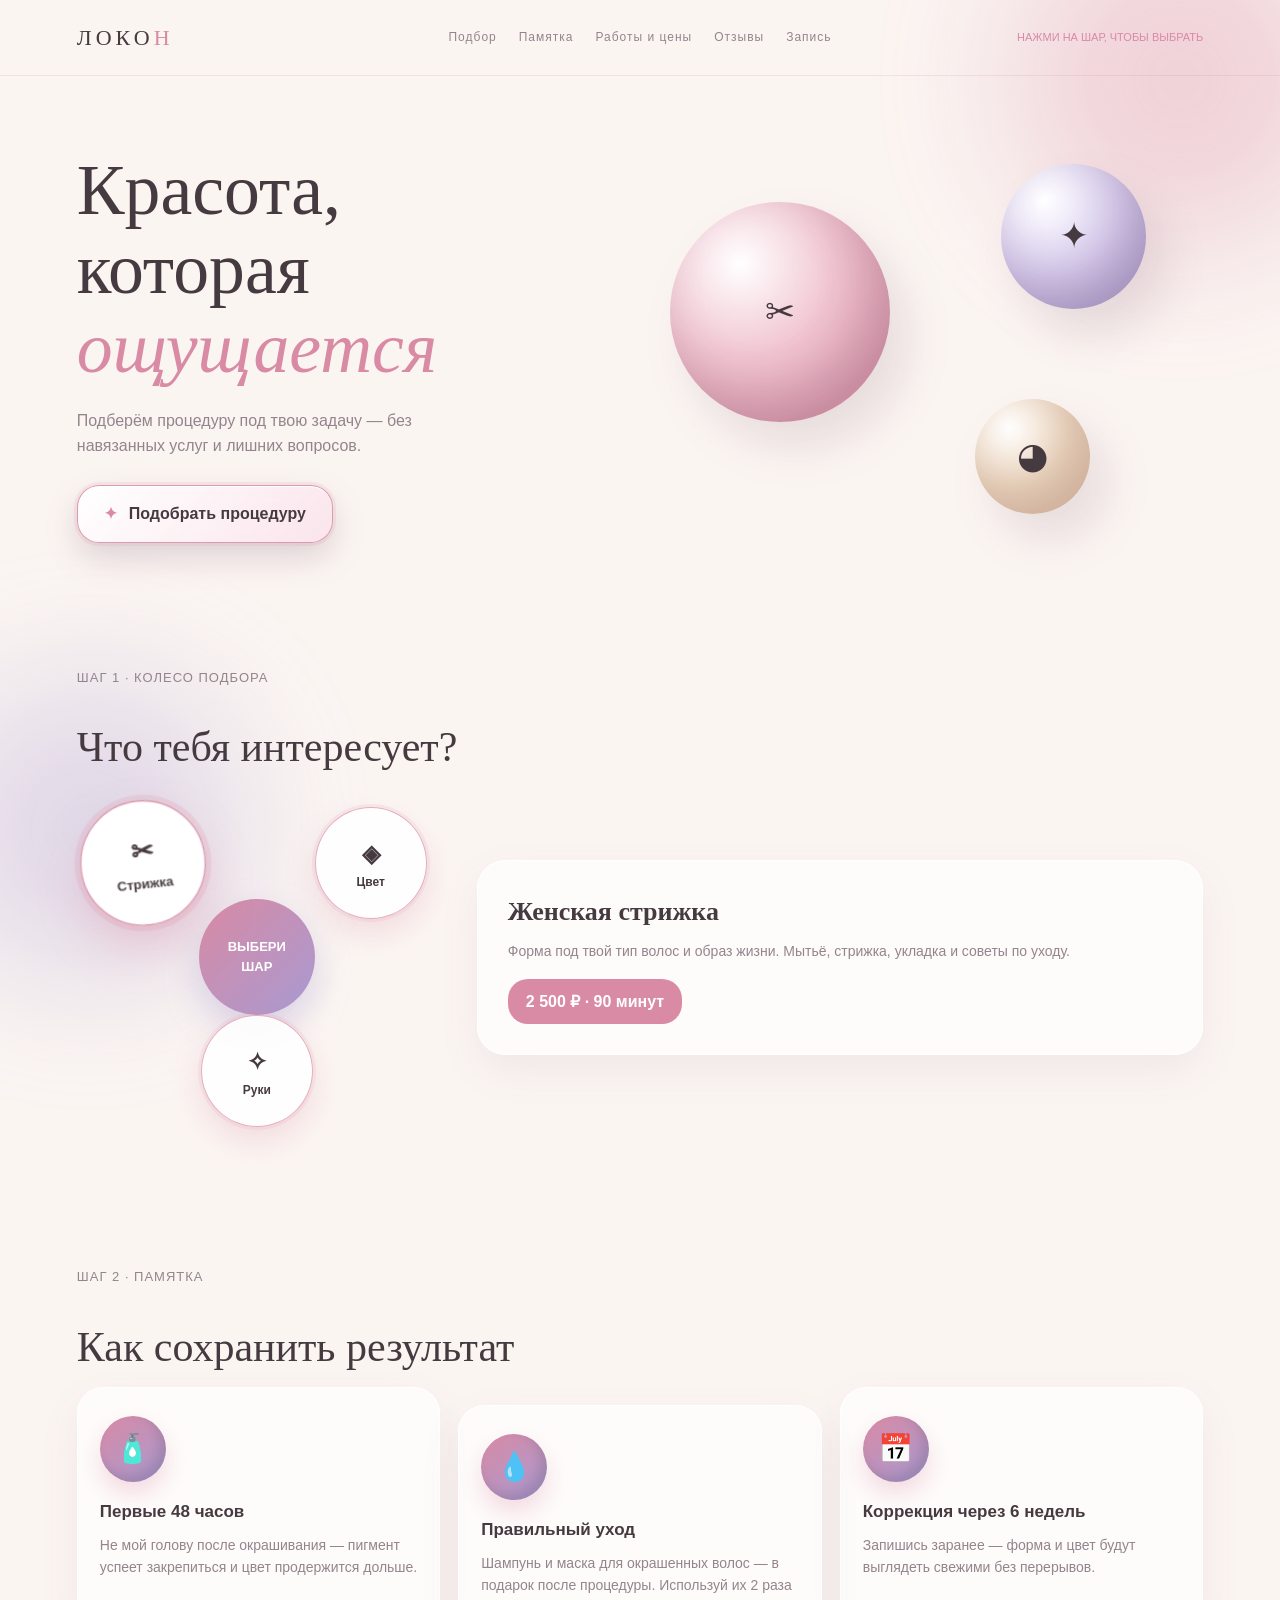
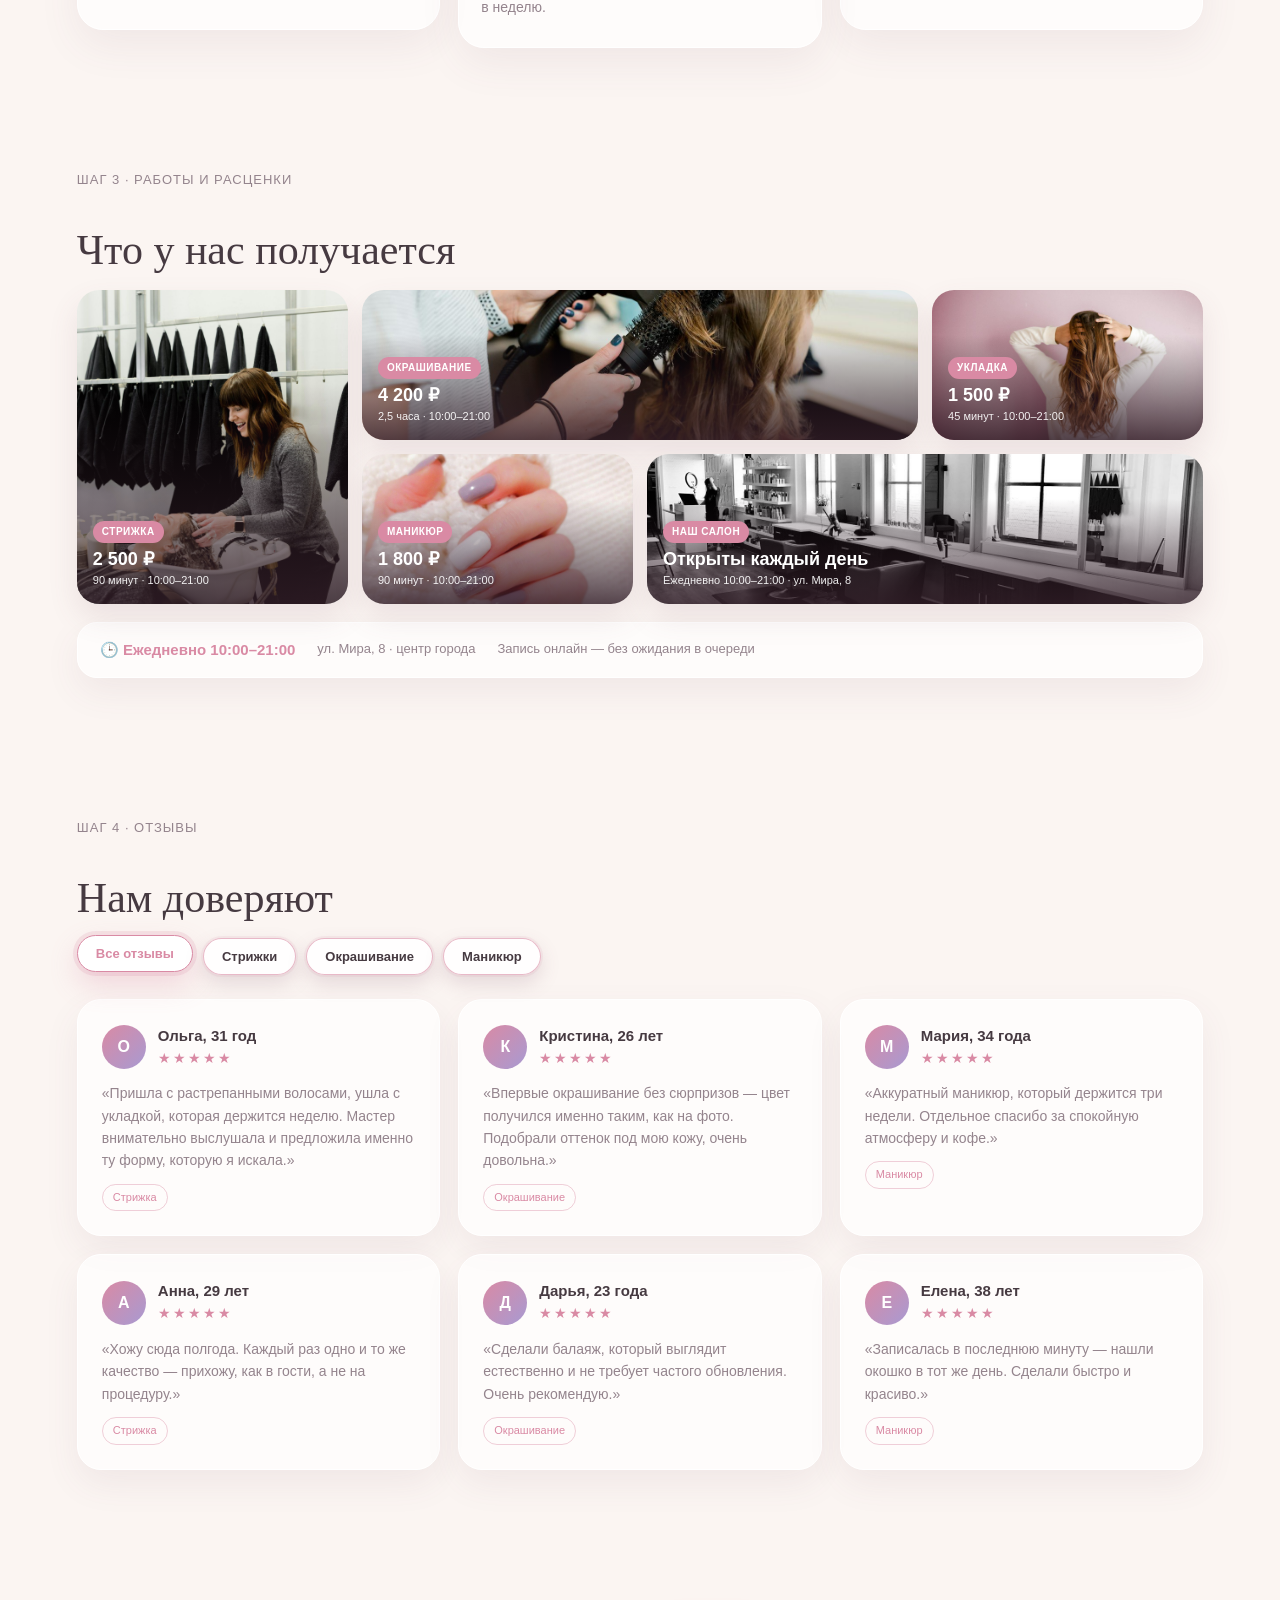
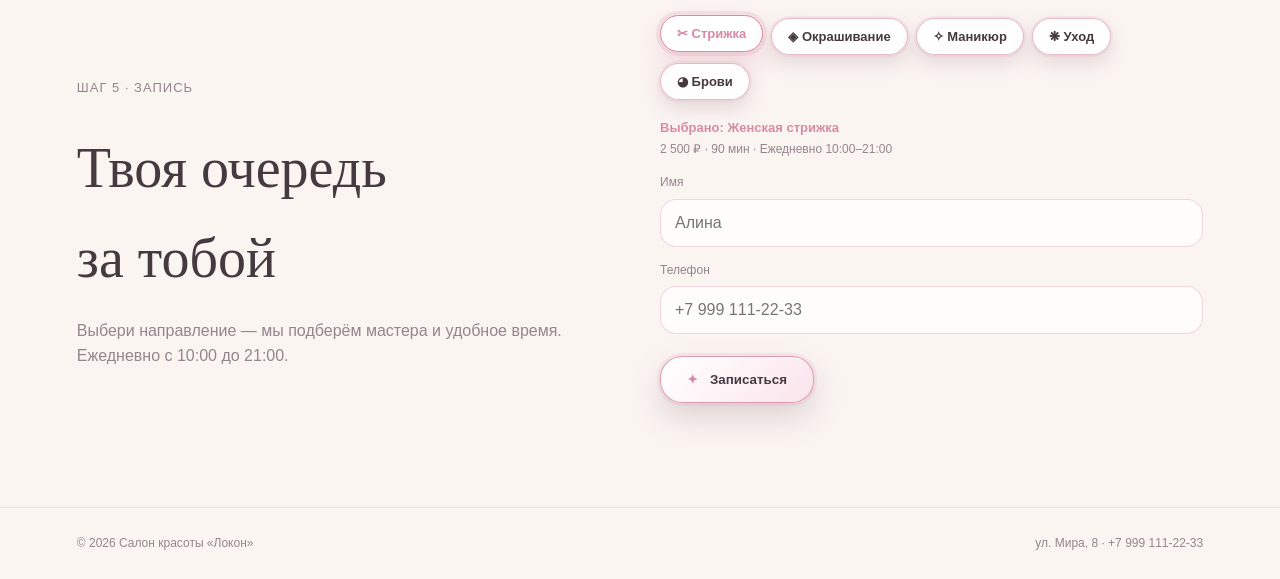
<file: salon/index.html>
﻿<!DOCTYPE html>
<html lang="ru">
<head>
  <meta charset="UTF-8" />
  <meta name="viewport" content="width=device-width, initial-scale=1.0" />
  <meta http-equiv="Cache-Control" content="no-cache, no-store, must-revalidate" />
  <meta http-equiv="Pragma" content="no-cache" />
  <meta http-equiv="Expires" content="0" />
  <title>Салон красоты «Локон» — подбери свою процедуру</title>
  <style>
    :root { --bg:#fbf5f2; --ink:#463a41; --muted:#94848d; --rose:#d98aa4; --lav:#a89ad2; --sand:#e9c9a8; --glass:rgba(255,255,255,.65); }
    * { margin:0; padding:0; box-sizing:border-box; }
    html { scroll-behavior:smooth; }
    body { font-family:Georgia,'Times New Roman',serif; background:var(--bg); color:var(--ink); line-height:1.6; overflow-x:hidden; }
    img { display:block; width:100%; height:100%; object-fit:cover; }
    .blob { position:fixed; border-radius:50%; filter:blur(70px); opacity:.32; z-index:0; pointer-events:none; animation:drift 16s ease-in-out infinite; }
    .blob--a { width:340px; height:340px; background:var(--rose); top:-90px; right:-70px; }
    .blob--b { width:300px; height:300px; background:var(--lav); bottom:-80px; left:-60px; animation-delay:-7s; }
    @keyframes drift { 50% { transform:translate(30px,-25px) scale(1.15); } }

    header { position:relative; z-index:10; display:grid; grid-template-columns:1fr auto 1fr; align-items:center; padding:20px 6%; border-bottom:1px solid rgba(217,138,164,.2); }
    .brand { font-size:22px; letter-spacing:4px; } .brand span { color:var(--rose); }
    header nav { display:flex; gap:22px; }
    header nav a { color:var(--muted); text-decoration:none; font-family:Arial,sans-serif; font-size:12px; letter-spacing:1px; }
    header nav a:hover { color:var(--rose); }
    .hint { justify-self:end; font-family:Arial,sans-serif; font-size:11px; color:var(--rose); }

    .hero { position:relative; z-index:2; display:grid; grid-template-columns:.95fr 1.05fr; gap:45px; align-items:center; padding:75px 6% 55px; }
    .hero h1 { font-size:clamp(40px,5.6vw,72px); font-weight:400; line-height:1.1; }
    .hero h1 em { color:var(--rose); font-style:italic; }
    .hero p { max-width:420px; margin:20px 0 26px; color:var(--muted); font-family:Arial,sans-serif; font-size:16px; }
    /* КНОПКИ-СТЕКЛО: полупрозрачное размытие, как на iPhone. */
    .drop { display:inline-flex; align-items:center; gap:12px; background:linear-gradient(135deg,rgba(255,255,255,.96),rgba(250,226,235,.88)); -webkit-backdrop-filter:blur(10px); backdrop-filter:blur(10px); border:1px solid rgba(217,138,164,.85); color:var(--ink); text-decoration:none; font-family:Arial,sans-serif; font-weight:800; padding:15px 26px; border-radius:22px; transition:transform .3s,background .3s,border-color .3s,box-shadow .3s; box-shadow:0 14px 32px rgba(120,80,100,.22), 0 0 0 3px rgba(217,138,164,.12), inset 0 1px 0 #fff; }
    .drop:hover { background:linear-gradient(135deg,rgba(255,255,255,1),rgba(247,214,226,.95)); border-color:var(--rose); transform:translateY(-3px); box-shadow:0 20px 40px rgba(120,80,100,.26), 0 0 0 4px rgba(217,138,164,.18), inset 0 1px 0 #fff; }
    .drop i { font-style:normal; color:var(--rose); animation:twinkle 2s infinite; } @keyframes twinkle { 50% { transform:rotate(90deg) scale(1.3); } }
    .spheres { position:relative; height:380px; perspective:800px; }
    .sphere { position:absolute; border-radius:50%; box-shadow:inset -20px -25px 50px rgba(90,50,70,.2),18px 25px 45px rgba(120,80,100,.15); animation:levitate 7s ease-in-out infinite; }
    .sphere--1 { width:220px; height:220px; left:6%; top:12%; background:radial-gradient(circle at 32% 28%,#fff,#f0c2cf 45%,var(--rose)); }
    .sphere--2 { width:145px; height:145px; right:10%; top:2%; background:radial-gradient(circle at 30% 25%,#fff,#d8cdf0 50%,var(--lav)); animation-delay:-2.5s; }
    .sphere--3 { width:115px; height:115px; right:20%; bottom:6%; background:radial-gradient(circle at 30% 25%,#fff,#f3ddc2 50%,var(--sand)); animation-delay:-5s; }
    .sphere span { position:absolute; inset:0; display:grid; place-items:center; font-size:36px; }
    @keyframes levitate { 50% { transform:translateY(-22px) rotateY(18deg); } }

    section { position:relative; z-index:2; padding:70px 6%; }
    h2 { font-size:clamp(28px,4vw,42px); font-weight:400; margin-bottom:6px; }
    .lead { color:var(--muted); font-family:Arial,sans-serif; font-size:13px; margin-bottom:26px; letter-spacing:1px; text-transform:uppercase; }

    .picker { display:grid; grid-template-columns:360px 1fr; gap:40px; align-items:center; }
    .wheel { position:relative; width:340px; height:340px; margin:auto; }
    .wheel__core { position:absolute; inset:112px; border-radius:50%; background:linear-gradient(135deg,var(--rose),var(--lav)); color:#fff; display:grid; place-items:center; text-align:center; font-family:Arial,sans-serif; font-weight:800; font-size:13px; box-shadow:0 15px 35px rgba(168,154,210,.4); }
    .opt { position:absolute; width:112px; height:112px; border-radius:50%; border:1px solid rgba(217,138,164,.7); background:rgba(255,255,255,.88); -webkit-backdrop-filter:blur(10px); backdrop-filter:blur(10px); box-shadow:0 14px 30px rgba(217,138,164,.24), 0 0 0 3px rgba(217,138,164,.12), inset 0 1px 0 #fff; display:grid; place-items:center; text-align:center; font-family:Arial,sans-serif; font-size:12px; font-weight:700; cursor:pointer; transition:.45s cubic-bezier(.2,1.3,.4,1); animation:optFloat 6s ease-in-out infinite; }
    .opt b { display:block; font-size:24px; }
    .opt:hover, .opt.active { background:rgba(255,255,255,.98); border-color:var(--rose); transform:scale(1.12) rotate(-6deg); box-shadow:0 20px 40px rgba(217,138,164,.34), 0 0 0 5px rgba(217,138,164,.2), inset 0 1px 0 #fff; }
    .opt--1 { left:0; top:20px; } .opt--2 { right:0; top:20px; animation-delay:-2s; } .opt--3 { left:50%; bottom:0; margin-left:-56px; animation-delay:-4s; }
    @keyframes optFloat { 50% { transform:translateY(-12px); } }
    .panel { background:var(--glass); border:1px solid #fff; border-radius:28px; padding:30px; box-shadow:0 16px 40px rgba(120,80,100,.08); animation:fadeIn .4s; }
    .panel h3 { font-size:26px; margin-bottom:8px; } .panel p { color:var(--muted); font-family:Arial,sans-serif; font-size:14px; }
    .panel .cost { display:inline-block; margin-top:16px; background:var(--rose); color:#fff; font-family:Arial,sans-serif; font-weight:800; padding:10px 18px; border-radius:20px; }
    @keyframes fadeIn { from { opacity:0; transform:translateY(10px); } }

    /* ПАМЯТКА вместо палитры — реальная польза после процедуры. */
    .memo { display:grid; grid-template-columns:repeat(3,1fr); gap:18px; }
    .tip { background:var(--glass); border:1px solid #fff; border-radius:26px; padding:28px 22px; box-shadow:0 16px 40px rgba(120,80,100,.08); transition:.4s; }
    .tip:nth-child(2) { transform:translateY(18px); }
    .tip:hover { transform:translateY(-10px) rotate(2deg); }
    .tip .ico { width:66px; height:66px; border-radius:50%; display:grid; place-items:center; font-size:28px; margin-bottom:16px; background:linear-gradient(145deg,var(--rose),var(--lav)); color:#fff; box-shadow:0 12px 24px rgba(217,138,164,.3), inset -6px -6px 12px rgba(0,0,0,.12); animation:ballFloat 5s ease-in-out infinite; }
    .tip:nth-child(2) .ico { animation-delay:-1.6s; } .tip:nth-child(3) .ico { animation-delay:-3.2s; }
    @keyframes ballFloat { 50% { transform:translateY(-10px) rotate(10deg); } }
    .tip h3 { font-family:Arial,sans-serif; font-size:17px; margin-bottom:8px; }
    .tip p { color:var(--muted); font-family:Arial,sans-serif; font-size:14px; line-height:1.6; }

    /* ГАЛЕРЕЯ: на каждом фото сразу цена, длительность и часы работы. */
    .gallery { display:grid; grid-template-columns:repeat(4,1fr); grid-auto-rows:150px; gap:14px; }
    .shot { position:relative; border-radius:22px; overflow:hidden; transition:.45s; box-shadow:0 14px 30px rgba(120,80,100,.12); }
    .shot img { transition:transform .6s; }
    .shot::after { content:""; position:absolute; inset:0; background:linear-gradient(transparent 30%,rgba(50,30,40,.82)); }
    .shot .info { position:absolute; z-index:2; left:16px; right:16px; bottom:14px; color:#fff; font-family:Arial,sans-serif; }
    .shot .info .tag { display:inline-block; background:var(--rose); border-radius:12px; padding:3px 9px; font-size:10px; font-weight:800; letter-spacing:.5px; text-transform:uppercase; margin-bottom:6px; }
    .shot .info b { display:block; font-size:18px; line-height:1.2; }
    .shot .info small { display:block; font-size:11px; opacity:.92; margin-top:2px; }
    .shot:nth-child(1) { grid-row:span 2; } .shot:nth-child(2) { grid-column:span 2; } .shot:nth-child(5) { grid-column:span 2; }
    .shot:hover { transform:scale(1.04) rotate(-1deg); border-radius:40px; }
    .shot:hover img { transform:scale(1.1); }
    .hours-strip { display:flex; gap:10px 22px; flex-wrap:wrap; align-items:center; margin-top:18px; background:var(--glass); border:1px solid #fff; border-radius:20px; padding:15px 22px; box-shadow:0 14px 35px rgba(120,80,100,.08); font-family:Arial,sans-serif; font-size:13px; }
    .hours-strip b { color:var(--rose); font-size:15px; } .hours-strip span { color:var(--muted); }

    /* ОТЗЫВЫ: красивое меню с фильтром. */
    .rev-tabs { display:flex; gap:10px; margin-bottom:24px; flex-wrap:wrap; }
    .rev-tabs button { font-family:Arial,sans-serif; border:1px solid rgba(217,138,164,.6); background:rgba(255,255,255,.88); -webkit-backdrop-filter:blur(8px); backdrop-filter:blur(8px); color:var(--ink); padding:10px 18px; border-radius:22px; font-size:13px; font-weight:800; cursor:pointer; transition:.3s; box-shadow:0 8px 20px rgba(120,80,100,.18), 0 0 0 2px rgba(217,138,164,.10), inset 0 1px 0 #fff; }
    .rev-tabs button:hover { background:rgba(255,255,255,.98); border-color:var(--rose); transform:translateY(-2px); }
    .rev-tabs button.active { background:rgba(255,255,255,1); color:var(--rose); border-color:var(--rose); transform:translateY(-3px); box-shadow:0 12px 28px rgba(217,138,164,.3), 0 0 0 4px rgba(217,138,164,.18), inset 0 1px 0 #fff; }
    .rev-grid { display:grid; grid-template-columns:repeat(3,1fr); gap:18px; }
    .rev { background:var(--glass); border:1px solid #fff; border-radius:24px; padding:24px; box-shadow:0 14px 35px rgba(120,80,100,.08); animation:fadeIn .4s; }
    .rev-head { display:flex; align-items:center; gap:12px; margin-bottom:12px; }
    .ava { width:44px; height:44px; border-radius:50%; display:grid; place-items:center; background:linear-gradient(135deg,var(--rose),var(--lav)); color:#fff; font-family:Arial,sans-serif; font-weight:800; flex:none; }
    .rev-head b { font-family:Arial,sans-serif; font-size:15px; display:block; }
    .stars { color:var(--rose); font-size:14px; letter-spacing:2px; }
    .rev p { color:var(--muted); font-family:Arial,sans-serif; font-size:14px; line-height:1.6; }
    .rev .tag { display:inline-block; margin-top:12px; font-family:Arial,sans-serif; font-size:11px; color:var(--rose); border:1px solid rgba(217,138,164,.4); border-radius:14px; padding:4px 10px; }
    .hide { display:none; }

    /* ЗАПИСЬ с выбором любого направления и ценой. */
    .booking { display:grid; grid-template-columns:1fr 1fr; gap:40px; align-items:center; }
    .booking h2 { font-size:clamp(32px,5vw,56px); font-weight:400; }
    .dirs { display:flex; gap:8px; flex-wrap:wrap; margin:8px 0 18px; }
    .dirs button { font-family:Arial,sans-serif; border:1px solid rgba(217,138,164,.6); background:rgba(255,255,255,.88); -webkit-backdrop-filter:blur(8px); backdrop-filter:blur(8px); color:var(--ink); padding:10px 16px; border-radius:20px; font-size:13px; font-weight:800; cursor:pointer; transition:.3s; box-shadow:0 8px 20px rgba(120,80,100,.18), 0 0 0 2px rgba(217,138,164,.10), inset 0 1px 0 #fff; }
    .dirs button:hover { background:rgba(255,255,255,.98); border-color:var(--rose); transform:translateY(-2px); }
    .dirs button.active { background:rgba(255,255,255,1); color:var(--rose); border-color:var(--rose); transform:translateY(-3px); box-shadow:0 12px 28px rgba(217,138,164,.3), 0 0 0 4px rgba(217,138,164,.18), inset 0 1px 0 #fff; }
    .chosen { font-family:Arial,sans-serif; font-size:13px; color:var(--rose); margin-bottom:2px; font-weight:700; }
    .chosen-meta { font-family:Arial,sans-serif; font-size:12px; color:var(--muted); margin-bottom:8px; }
    label { display:block; font-family:Arial,sans-serif; font-size:12px; color:var(--muted); margin:14px 0 6px; }
    input { width:100%; padding:14px; border:1px solid rgba(217,138,164,.35); border-radius:16px; background:rgba(255,255,255,.75); font-family:Arial,sans-serif; font-size:16px; color:var(--ink); }
    input:focus { outline:2px solid var(--rose); }
    .msg { color:var(--rose); font-family:Arial,sans-serif; font-weight:800; min-height:22px; margin-top:12px; }
    footer { position:relative; z-index:2; padding:26px 6%; border-top:1px solid rgba(217,138,164,.2); color:var(--muted); font-family:Arial,sans-serif; font-size:12px; display:flex; justify-content:space-between; flex-wrap:wrap; gap:10px; }
    @media (max-width:900px) { header{grid-template-columns:1fr auto} header nav{display:none} .hero{grid-template-columns:1fr} .spheres{height:300px} .picker,.booking{grid-template-columns:1fr} .memo,.rev-grid{grid-template-columns:1fr} .tip:nth-child(2){transform:none} .gallery{grid-template-columns:repeat(2,1fr)} .shot:nth-child(n){grid-column:auto;grid-row:auto} }
    @media (prefers-reduced-motion:reduce){*,*::before,*::after{animation:none!important;transition:none!important}}
  </style>
</head>
<body>
  <div class="blob blob--a"></div><div class="blob blob--b"></div>
  <header>
    <div class="brand">ЛОКО<span>Н</span></div>
    <nav><a href="#pick">Подбор</a><a href="#memo">Памятка</a><a href="#works">Работы и цены</a><a href="#reviews">Отзывы</a><a href="#book">Запись</a></nav>
    <div class="hint">НАЖМИ НА ШАР, ЧТОБЫ ВЫБРАТЬ</div>
  </header>

  <section class="hero">
    <div><h1>Красота, которая <em>ощущается</em></h1><p>Подберём процедуру под твою задачу — без навязанных услуг и лишних вопросов.</p><a class="drop" href="#pick"><i>✦</i> Подобрать процедуру</a></div>
    <div class="spheres"><div class="sphere sphere--1"><span>✂</span></div><div class="sphere sphere--2"><span>✦</span></div><div class="sphere sphere--3"><span>◕</span></div></div>
  </section>

  <section id="pick">
    <div class="lead">Шаг 1 · колесо подбора</div>
    <h2>Что тебя интересует?</h2>
    <div class="picker">
      <div class="wheel">
        <div class="wheel__core" id="wheel-core">ВЫБЕРИ<br>ШАР</div>
        <div class="opt opt--1 active" data-key="cut"><div><b>✂</b>Стрижка</div></div>
        <div class="opt opt--2" data-key="color"><div><b>◈</b>Цвет</div></div>
        <div class="opt opt--3" data-key="nails"><div><b>✧</b>Руки</div></div>
      </div>
      <div class="panel" id="panel">
        <h3>Женская стрижка</h3>
        <p>Форма под твой тип волос и образ жизни. Мытьё, стрижка, укладка и советы по уходу.</p>
        <div class="cost">2 500 ₽ · 90 минут</div>
      </div>
    </div>
  </section>

  <section id="memo">
    <div class="lead">Шаг 2 · памятка</div>
    <h2>Как сохранить результат</h2>
    <div class="memo">
      <div class="tip"><div class="ico">🧴</div><h3>Первые 48 часов</h3><p>Не мой голову после окрашивания — пигмент успеет закрепиться и цвет продержится дольше.</p></div>
      <div class="tip"><div class="ico">💧</div><h3>Правильный уход</h3><p>Шампунь и маска для окрашенных волос — в подарок после процедуры. Используй их 2 раза в неделю.</p></div>
      <div class="tip"><div class="ico">📅</div><h3>Коррекция через 6 недель</h3><p>Запишись заранее — форма и цвет будут выглядеть свежими без перерывов.</p></div>
    </div>
  </section>

  <section id="works">
    <div class="lead">Шаг 3 · работы и расценки</div>
    <h2>Что у нас получается</h2>
    <div class="gallery">
      <div class="shot"><img loading="lazy" decoding="async" src="../assets/img/photo-1595476108010-b4d1f102b1b1.jpg" srcset="../assets/img/photo-1595476108010-b4d1f102b1b1.jpg 640w, ../assets/img/photo-1595476108010-b4d1f102b1b1.jpg 1280w, ../assets/img/photo-1595476108010-b4d1f102b1b1.jpg 1920w, ../assets/img/photo-1595476108010-b4d1f102b1b1.jpg 3840w" sizes="(max-width:900px) 50vw, 25vw" alt="Женская стрижка"><div class="info"><span class="tag">Стрижка</span><b>2 500 ₽</b><small>90 минут · 10:00–21:00</small></div></div>
      <div class="shot"><img loading="lazy" decoding="async" src="../assets/img/photo-1580618672591-eb180b1a973f.jpg" srcset="../assets/img/photo-1580618672591-eb180b1a973f.jpg 640w, ../assets/img/photo-1580618672591-eb180b1a973f.jpg 1280w, ../assets/img/photo-1580618672591-eb180b1a973f.jpg 1920w, ../assets/img/photo-1580618672591-eb180b1a973f.jpg 3840w" sizes="(max-width:900px) 50vw, 25vw" alt="Окрашивание"><div class="info"><span class="tag">Окрашивание</span><b>4 200 ₽</b><small>2,5 часа · 10:00–21:00</small></div></div>
      <div class="shot"><img loading="lazy" decoding="async" src="../assets/img/photo-1522337360788-8b13dee7a37e.jpg" srcset="../assets/img/photo-1522337360788-8b13dee7a37e.jpg 640w, ../assets/img/photo-1522337360788-8b13dee7a37e.jpg 1280w, ../assets/img/photo-1522337360788-8b13dee7a37e.jpg 1920w, ../assets/img/photo-1522337360788-8b13dee7a37e.jpg 3840w" sizes="(max-width:900px) 50vw, 25vw" alt="Укладка"><div class="info"><span class="tag">Укладка</span><b>1 500 ₽</b><small>45 минут · 10:00–21:00</small></div></div>
      <div class="shot"><img loading="lazy" decoding="async" src="../assets/img/photo-1607779097040-26e80aa78e66.jpg" srcset="../assets/img/photo-1607779097040-26e80aa78e66.jpg 640w, ../assets/img/photo-1607779097040-26e80aa78e66.jpg 1280w, ../assets/img/photo-1607779097040-26e80aa78e66.jpg 1920w, ../assets/img/photo-1607779097040-26e80aa78e66.jpg 3840w" sizes="(max-width:900px) 50vw, 25vw" alt="Маникюр"><div class="info"><span class="tag">Маникюр</span><b>1 800 ₽</b><small>90 минут · 10:00–21:00</small></div></div>
      <div class="shot"><img loading="lazy" decoding="async" src="../assets/img/photo-1560066984-138dadb4c035.jpg" srcset="../assets/img/photo-1560066984-138dadb4c035.jpg 640w, ../assets/img/photo-1560066984-138dadb4c035.jpg 1280w, ../assets/img/photo-1560066984-138dadb4c035.jpg 1920w, ../assets/img/photo-1560066984-138dadb4c035.jpg 3840w" sizes="(max-width:900px) 50vw, 25vw" alt="Интерьер салона"><div class="info"><span class="tag">Наш салон</span><b>Открыты каждый день</b><small>Ежедневно 10:00–21:00 · ул. Мира, 8</small></div></div>
    </div>
    <div class="hours-strip"><b>🕒 Ежедневно 10:00–21:00</b><span>ул. Мира, 8 · центр города</span><span>Запись онлайн — без ожидания в очереди</span></div>
  </section>

  <section id="reviews">
    <div class="lead">Шаг 4 · отзывы</div>
    <h2>Нам доверяют</h2>
    <div class="rev-tabs">
      <button class="active" data-filter="all">Все отзывы</button>
      <button data-filter="cut">Стрижки</button>
      <button data-filter="color">Окрашивание</button>
      <button data-filter="nails">Маникюр</button>
    </div>
    <div class="rev-grid" id="rev-grid">
      <div class="rev" data-cat="cut"><div class="rev-head"><div class="ava">О</div><div><b>Ольга, 31 год</b><div class="stars">★★★★★</div></div></div><p>«Пришла с растрепанными волосами, ушла с укладкой, которая держится неделю. Мастер внимательно выслушала и предложила именно ту форму, которую я искала.»</p><span class="tag">Стрижка</span></div>
      <div class="rev" data-cat="color"><div class="rev-head"><div class="ava">К</div><div><b>Кристина, 26 лет</b><div class="stars">★★★★★</div></div></div><p>«Впервые окрашивание без сюрпризов — цвет получился именно таким, как на фото. Подобрали оттенок под мою кожу, очень довольна.»</p><span class="tag">Окрашивание</span></div>
      <div class="rev" data-cat="nails"><div class="rev-head"><div class="ava">М</div><div><b>Мария, 34 года</b><div class="stars">★★★★★</div></div></div><p>«Аккуратный маникюр, который держится три недели. Отдельное спасибо за спокойную атмосферу и кофе.»</p><span class="tag">Маникюр</span></div>
      <div class="rev" data-cat="cut"><div class="rev-head"><div class="ava">А</div><div><b>Анна, 29 лет</b><div class="stars">★★★★★</div></div></div><p>«Хожу сюда полгода. Каждый раз одно и то же качество — прихожу, как в гости, а не на процедуру.»</p><span class="tag">Стрижка</span></div>
      <div class="rev" data-cat="color"><div class="rev-head"><div class="ava">Д</div><div><b>Дарья, 23 года</b><div class="stars">★★★★★</div></div></div><p>«Сделали балаяж, который выглядит естественно и не требует частого обновления. Очень рекомендую.»</p><span class="tag">Окрашивание</span></div>
      <div class="rev" data-cat="nails"><div class="rev-head"><div class="ava">Е</div><div><b>Елена, 38 лет</b><div class="stars">★★★★★</div></div></div><p>«Записалась в последнюю минуту — нашли окошко в тот же день. Сделали быстро и красиво.»</p><span class="tag">Маникюр</span></div>
    </div>
  </section>

  <section id="book" class="booking">
    <div><div class="lead">Шаг 5 · запись</div><h2>Твоя очередь<br> за тобой</h2><p style="color:var(--muted);font-family:Arial;margin-top:14px">Выбери направление — мы подберём мастера и удобное время. Ежедневно с 10:00 до 21:00.</p></div>
    <form id="booking-form">
      <input type="hidden" id="direction" name="direction" value="Женская стрижка">
      <div class="dirs">
        <button type="button" class="active" data-dir="Женская стрижка" data-meta="2 500 ₽ · 90 мин">✂ Стрижка</button>
        <button type="button" data-dir="Окрашивание" data-meta="4 200 ₽ · 2,5 часа">◈ Окрашивание</button>
        <button type="button" data-dir="Маникюр" data-meta="1 800 ₽ · 90 мин">✧ Маникюр</button>
        <button type="button" data-dir="Уход и маски" data-meta="2 000 ₽ · 60 мин">❋ Уход</button>
        <button type="button" data-dir="Брови" data-meta="900 ₽ · 30 мин">◕ Брови</button>
      </div>
      <div class="chosen" id="chosen">Выбрано: Женская стрижка</div>
      <div class="chosen-meta" id="chosen-meta">2 500 ₽ · 90 мин · Ежедневно 10:00–21:00</div>
      <label for="name">Имя</label><input id="name" name="name" type="text" placeholder="Алина" required>
      <label for="phone">Телефон</label><input id="phone" name="phone" type="tel" placeholder="+7 999 111-22-33" required>
      <div style="margin-top:22px"><button class="drop" type="submit"><i>✦</i> Записаться</button></div>
      <div class="msg" id="form-message"></div>
    </form>
  </section>
  <footer><div>© 2026 Салон красоты «Локон»</div><div>ул. Мира, 8 · +7 999 111-22-33</div></footer>

  <script src="../assets/js/telegram.js"></script>
  <script>
    const data = {
      cut: { title:'Женская стрижка', text:'Форма под твой тип волос и образ жизни. Мытьё, стрижка, укладка и советы по уходу.', price:'2 500 ₽ · 90 минут' },
      color: { title:'Окрашивание', text:'Подберём оттенок по палитре и коже. Однотон или сложная техника — без сюрпризов.', price:'4 200 ₽ · 2,5 часа' },
      nails: { title:'Маникюр', text:'Аккуратная форма, уход за кутикулой и покрытие, которое держится.', price:'1 800 ₽ · 90 минут' }
    };
    document.querySelectorAll('.opt').forEach(opt => {
      opt.addEventListener('click', () => {
        document.querySelectorAll('.opt').forEach(o => o.classList.remove('active'));
        opt.classList.add('active');
        const item = data[opt.dataset.key];
        document.querySelector('#wheel-core').innerHTML = item.title.toUpperCase();
        document.querySelector('#panel').innerHTML = '<h3>' + item.title + '</h3><p>' + item.text + '</p><div class="cost">' + item.price + '</div>';
      });
    });
    document.querySelectorAll('.rev-tabs button').forEach(btn => {
      btn.addEventListener('click', () => {
        document.querySelectorAll('.rev-tabs button').forEach(b => b.classList.remove('active'));
        btn.classList.add('active');
        document.querySelectorAll('.rev').forEach(r => r.classList.toggle('hide', btn.dataset.filter !== 'all' && r.dataset.cat !== btn.dataset.filter));
      });
    });
    document.querySelectorAll('.dirs button').forEach(btn => {
      btn.addEventListener('click', () => {
        document.querySelectorAll('.dirs button').forEach(b => b.classList.remove('active'));
        btn.classList.add('active');
        document.querySelector('#chosen').textContent = 'Выбрано: ' + btn.dataset.dir;
        document.querySelector('#chosen-meta').textContent = btn.dataset.meta + ' · Ежедневно 10:00–21:00';
        document.querySelector('#direction').value = btn.dataset.dir;
      });
    });
    const form = document.querySelector('#booking-form');
    form.addEventListener('submit', async e => {
      e.preventDefault();
      const dir = document.querySelector('#direction').value;
      const meta = document.querySelector('.dirs button.active').dataset.meta;
      const name = document.querySelector('#name').value.trim();
      const phone = document.querySelector('#phone').value.trim();
      await window.sendLead('Салон «Локон»', [
        'Имя: ' + name,
        'Телефон: ' + phone,
        'Направление: ' + dir,
        'Цена/время: ' + meta
      ], document.querySelector('#form-message'));
      form.reset();
    });
  </script>
</body>
</html>
</file>
<file: iney/fonts.css>
@font-face {
  font-family: 'Unbounded';
  font-style: normal;
  font-weight: 600;
  font-display: swap;
  src: url(./fonts/Unbounded-600-cyrillic.woff2) format('woff2');
  unicode-range: U+0301, U+0400-045F, U+0490-0491, U+04B0-04B1, U+2116;
}


@font-face {
  font-family: 'Unbounded';
  font-style: normal;
  font-weight: 600;
  font-display: swap;
  src: url(./fonts/Unbounded-600-latin.woff2) format('woff2');
  unicode-range: U+0000-00FF, U+0131, U+0152-0153, U+02BB-02BC, U+02C6, U+02DA, U+02DC, U+0304, U+0308, U+0329, U+2000-206F, U+20AC, U+2122, U+2191, U+2193, U+2212, U+2215, U+FEFF, U+FFFD;
}


@font-face {
  font-family: 'Unbounded';
  font-style: normal;
  font-weight: 800;
  font-display: swap;
  src: url(./fonts/Unbounded-800-cyrillic.woff2) format('woff2');
  unicode-range: U+0301, U+0400-045F, U+0490-0491, U+04B0-04B1, U+2116;
}


@font-face {
  font-family: 'Unbounded';
  font-style: normal;
  font-weight: 800;
  font-display: swap;
  src: url(./fonts/Unbounded-800-latin.woff2) format('woff2');
  unicode-range: U+0000-00FF, U+0131, U+0152-0153, U+02BB-02BC, U+02C6, U+02DA, U+02DC, U+0304, U+0308, U+0329, U+2000-206F, U+20AC, U+2122, U+2191, U+2193, U+2212, U+2215, U+FEFF, U+FFFD;
}



@font-face {
  font-family: 'Manrope';
  font-style: normal;
  font-weight: 400;
  font-display: swap;
  src: url(./fonts/Manrope-400-cyrillic.woff2) format('woff2');
  unicode-range: U+0301, U+0400-045F, U+0490-0491, U+04B0-04B1, U+2116;
}


@font-face {
  font-family: 'Manrope';
  font-style: normal;
  font-weight: 400;
  font-display: swap;
  src: url(./fonts/Manrope-400-latin.woff2) format('woff2');
  unicode-range: U+0000-00FF, U+0131, U+0152-0153, U+02BB-02BC, U+02C6, U+02DA, U+02DC, U+0304, U+0308, U+0329, U+2000-206F, U+20AC, U+2122, U+2191, U+2193, U+2212, U+2215, U+FEFF, U+FFFD;
}


@font-face {
  font-family: 'Manrope';
  font-style: normal;
  font-weight: 500;
  font-display: swap;
  src: url(./fonts/Manrope-500-cyrillic.woff2) format('woff2');
  unicode-range: U+0301, U+0400-045F, U+0490-0491, U+04B0-04B1, U+2116;
}


@font-face {
  font-family: 'Manrope';
  font-style: normal;
  font-weight: 500;
  font-display: swap;
  src: url(./fonts/Manrope-500-latin.woff2) format('woff2');
  unicode-range: U+0000-00FF, U+0131, U+0152-0153, U+02BB-02BC, U+02C6, U+02DA, U+02DC, U+0304, U+0308, U+0329, U+2000-206F, U+20AC, U+2122, U+2191, U+2193, U+2212, U+2215, U+FEFF, U+FFFD;
}


@font-face {
  font-family: 'Manrope';
  font-style: normal;
  font-weight: 700;
  font-display: swap;
  src: url(./fonts/Manrope-700-cyrillic.woff2) format('woff2');
  unicode-range: U+0301, U+0400-045F, U+0490-0491, U+04B0-04B1, U+2116;
}


@font-face {
  font-family: 'Manrope';
  font-style: normal;
  font-weight: 700;
  font-display: swap;
  src: url(./fonts/Manrope-700-latin.woff2) format('woff2');
  unicode-range: U+0000-00FF, U+0131, U+0152-0153, U+02BB-02BC, U+02C6, U+02DA, U+02DC, U+0304, U+0308, U+0329, U+2000-206F, U+20AC, U+2122, U+2191, U+2193, U+2212, U+2215, U+FEFF, U+FFFD;
}


@font-face {
  font-family: 'Manrope';
  font-style: normal;
  font-weight: 800;
  font-display: swap;
  src: url(./fonts/Manrope-800-cyrillic.woff2) format('woff2');
  unicode-range: U+0301, U+0400-045F, U+0490-0491, U+04B0-04B1, U+2116;
}


@font-face {
  font-family: 'Manrope';
  font-style: normal;
  font-weight: 800;
  font-display: swap;
  src: url(./fonts/Manrope-800-latin.woff2) format('woff2');
  unicode-range: U+0000-00FF, U+0131, U+0152-0153, U+02BB-02BC, U+02C6, U+02DA, U+02DC, U+0304, U+0308, U+0329, U+2000-206F, U+20AC, U+2122, U+2191, U+2193, U+2212, U+2215, U+FEFF, U+FFFD;
}



@font-face {
  font-family: 'Caveat';
  font-style: normal;
  font-weight: 500;
  font-display: swap;
  src: url(./fonts/Caveat-500-cyrillic.woff2) format('woff2');
  unicode-range: U+0301, U+0400-045F, U+0490-0491, U+04B0-04B1, U+2116;
}


@font-face {
  font-family: 'Caveat';
  font-style: normal;
  font-weight: 500;
  font-display: swap;
  src: url(./fonts/Caveat-500-latin.woff2) format('woff2');
  unicode-range: U+0000-00FF, U+0131, U+0152-0153, U+02BB-02BC, U+02C6, U+02DA, U+02DC, U+0304, U+0308, U+0329, U+2000-206F, U+20AC, U+2122, U+2191, U+2193, U+2212, U+2215, U+FEFF, U+FFFD;
}


@font-face {
  font-family: 'Caveat';
  font-style: normal;
  font-weight: 700;
  font-display: swap;
  src: url(./fonts/Caveat-700-cyrillic.woff2) format('woff2');
  unicode-range: U+0301, U+0400-045F, U+0490-0491, U+04B0-04B1, U+2116;
}


@font-face {
  font-family: 'Caveat';
  font-style: normal;
  font-weight: 700;
  font-display: swap;
  src: url(./fonts/Caveat-700-latin.woff2) format('woff2');
  unicode-range: U+0000-00FF, U+0131, U+0152-0153, U+02BB-02BC, U+02C6, U+02DA, U+02DC, U+0304, U+0308, U+0329, U+2000-206F, U+20AC, U+2122, U+2191, U+2193, U+2212, U+2215, U+FEFF, U+FFFD;
}



@font-face {
  font-family: 'JetBrains Mono';
  font-style: normal;
  font-weight: 400;
  font-display: swap;
  src: url(./fonts/JetBrainsMono-400-cyrillic.woff2) format('woff2');
  unicode-range: U+0301, U+0400-045F, U+0490-0491, U+04B0-04B1, U+2116;
}


@font-face {
  font-family: 'JetBrains Mono';
  font-style: normal;
  font-weight: 400;
  font-display: swap;
  src: url(./fonts/JetBrainsMono-400-latin.woff2) format('woff2');
  unicode-range: U+0000-00FF, U+0131, U+0152-0153, U+02BB-02BC, U+02C6, U+02DA, U+02DC, U+0304, U+0308, U+0329, U+2000-206F, U+20AC, U+2122, U+2191, U+2193, U+2212, U+2215, U+FEFF, U+FFFD;
}


@font-face {
  font-family: 'JetBrains Mono';
  font-style: normal;
  font-weight: 600;
  font-display: swap;
  src: url(./fonts/JetBrainsMono-600-cyrillic.woff2) format('woff2');
  unicode-range: U+0301, U+0400-045F, U+0490-0491, U+04B0-04B1, U+2116;
}


@font-face {
  font-family: 'JetBrains Mono';
  font-style: normal;
  font-weight: 600;
  font-display: swap;
  src: url(./fonts/JetBrainsMono-600-latin.woff2) format('woff2');
  unicode-range: U+0000-00FF, U+0131, U+0152-0153, U+02BB-02BC, U+02C6, U+02DA, U+02DC, U+0304, U+0308, U+0329, U+2000-206F, U+20AC, U+2122, U+2191, U+2193, U+2212, U+2215, U+FEFF, U+FFFD;
}
</file>
<file: iney/styles.css>
/* ═══════════════════════════════════════════════════════════
   Cup of Joy — кофейня и десерт-бар
   Палитра: обжаренное зерно, тёплая бумага, карамель и молоко. Надолго — без холода и резких бликов.
   ═══════════════════════════════════════════════════════════ */

:root{
  --night:#241a13;
  --night-2:#35251a;
  --night-3:#4a3425;
  --ink:#2b1d14;
  --ink-2:#4a382a;
  --muted:#7a6553;
  --muted-2:#a48d77;
  --paper:#fbf3e7;
  --paper-2:#f4e8d8;
  --paper-3:#ecdbc5;
  --white:#fff;
  --ice:#d9a066;
  --ice-2:#c47f42;
  --ice-deep:#8a5227;
  --frost:#f2d9b7;
  --line:rgba(43,29,20,.14);
  --line-soft:rgba(43,29,20,.08);
  --line-dark:rgba(242,217,183,.16);
  --line-dark-soft:rgba(242,217,183,.08);
  --ok:#3f9c86;
  --warn:#c98a3c;
  --display:'Unbounded','Segoe UI',system-ui,sans-serif;
  --body:'Manrope','Segoe UI',system-ui,sans-serif;
  --hand:'Caveat','Segoe Script',cursive;
  --mono:'JetBrains Mono',Consolas,monospace;
  --shadow-1:0 1px 2px rgba(43,29,20,.06),0 8px 24px rgba(43,29,20,.06);
  --shadow-2:0 2px 4px rgba(43,29,20,.05),0 20px 48px rgba(43,29,20,.10);
  --ease:cubic-bezier(.2,.7,.2,1);
  --head-h:74px;
}

*{margin:0;padding:0;box-sizing:border-box}
[hidden]{display:none!important}
html{scroll-behavior:smooth;scroll-padding-top:calc(var(--head-h) + 18px)}
body{
  font-family:var(--body);background:var(--night);color:var(--ink);
  font-size:16px;line-height:1.55;-webkit-font-smoothing:antialiased;
  overflow-x:hidden;
}
body.locked{overflow:hidden}
img{display:block;max-width:100%}
a{color:inherit;text-decoration:none}
button{font:inherit;color:inherit;background:none;border:0;cursor:pointer}
input,select,textarea{font:inherit;color:inherit}
ul,ol{list-style:none}
::selection{background:var(--ice);color:var(--night)}
:focus-visible{outline:2px solid var(--ice-2);outline-offset:3px;border-radius:6px}

.sprite{position:absolute;width:0;height:0;overflow:hidden}
.ico{width:18px;height:18px;fill:none;stroke:currentColor;stroke-width:1.7;stroke-linecap:round;stroke-linejoin:round;flex:none}
.wrap{width:min(1240px,100% - 56px);margin-inline:auto}
.hand{font-family:var(--hand);font-size:1.5rem;line-height:1.15;font-weight:600;color:var(--ice);transform:rotate(-2deg)}
.fineprint{font-size:.72rem;line-height:1.5;color:var(--muted-2);letter-spacing:.01em}
.fineprint.light{color:rgba(242,217,183,.5)}

/* ── Зерно плёнки ───────────────────────────────────────── */
.grain{
  position:fixed;inset:0;z-index:999;pointer-events:none;opacity:.05;mix-blend-mode:overlay;
  background-image:url("data:image/svg+xml,%3Csvg xmlns='http://www.w3.org/2000/svg' width='180' height='180'%3E%3Cfilter id='n'%3E%3CfeTurbulence type='fractalNoise' baseFrequency='.85' numOctaves='3' stitchTiles='stitch'/%3E%3C/filter%3E%3Crect width='180' height='180' filter='url(%23n)' opacity='.55'/%3E%3C/svg%3E");
}

/* ═══ Шапка ═══ */
.site-head{
  position:sticky;top:0;z-index:80;height:var(--head-h);
  display:flex;align-items:center;justify-content:space-between;gap:20px;
  padding:0 28px;
  background:rgba(36,26,19,.74);
  -webkit-backdrop-filter:blur(20px) saturate(150%);
  backdrop-filter:blur(20px) saturate(150%);
  border-bottom:1px solid rgba(242,217,183,.10);
  transition:box-shadow .3s var(--ease),background .3s var(--ease);
}
.site-head.is-stuck{box-shadow:0 12px 32px rgba(0,0,0,.35);background:rgba(36,26,19,.9)}
.logo{display:flex;align-items:center;gap:12px;color:#fff;flex:none}
.logo-mark{width:30px;height:30px;fill:none;stroke:var(--ice);stroke-width:1.5;stroke-linecap:round;flex:none}
.logo-word{font-family:var(--display);font-weight:800;font-size:1.15rem;letter-spacing:.14em;line-height:1}
.logo-word em{
  display:block;font-family:var(--mono);font-style:normal;font-weight:400;
  font-size:.48rem;letter-spacing:.22em;color:rgba(242,217,183,.55);margin-top:5px;text-transform:uppercase;
}
.main-nav{display:flex;gap:6px}
.main-nav a{
  position:relative;padding:9px 13px;font-size:.83rem;font-weight:600;color:rgba(250,235,213,.68);
  border-radius:8px;transition:color .2s;
}
.main-nav a::after{
  content:"";position:absolute;left:13px;right:13px;bottom:4px;height:1px;background:var(--ice);
  transform:scaleX(0);transform-origin:left;transition:transform .25s var(--ease);
}
.main-nav a:hover{color:#fff}
.main-nav a:hover::after{transform:scaleX(1)}
.head-right{display:flex;align-items:center;gap:12px}
.status{
  display:inline-flex;align-items:center;gap:7px;font-family:var(--mono);font-size:.62rem;
  letter-spacing:.08em;text-transform:uppercase;color:rgba(242,217,183,.7);
  padding:7px 12px;border:1px solid rgba(217,160,102,.22);border-radius:999px;
}
.status i{width:6px;height:6px;border-radius:50%;background:#7fae6b;box-shadow:0 0 0 0 rgba(127,174,107,.55);animation:pulse 2.4s infinite}
.status.closed i{background:#c9734f;animation:none}
@keyframes pulse{60%{box-shadow:0 0 0 7px rgba(127,174,107,0)}100%{box-shadow:0 0 0 0 rgba(127,174,107,0)}}
.cart-btn{
  display:inline-flex;align-items:center;gap:9px;padding:8px 14px 8px 11px;border-radius:999px;
  background:rgba(255,255,255,.06);border:1px solid rgba(255,255,255,.16);
  color:#fff;font-weight:700;font-size:.82rem;
  -webkit-backdrop-filter:blur(14px);backdrop-filter:blur(14px);
  box-shadow:inset 0 1px 0 rgba(255,255,255,.18),0 8px 20px rgba(0,0,0,.22);
  transition:transform .2s var(--ease),background .2s;
}
.cart-btn:hover{transform:translateY(-1px);background:rgba(255,255,255,.11)}
.cart-btn .ico{width:17px;height:17px}
.cart-count{
  min-width:19px;height:19px;padding:0 5px;border-radius:999px;background:var(--ice);color:var(--night);
  font-family:var(--mono);font-size:.64rem;font-weight:600;display:grid;place-items:center;
}
.cart-sum{font-family:var(--mono);font-size:.72rem;color:rgba(250,235,213,.75);font-weight:400}
.burger{display:none;width:40px;height:40px;border:1px solid rgba(255,255,255,.16);border-radius:10px;padding:11px 9px}
.burger span{display:block;height:1.5px;background:#fff;border-radius:2px;transition:transform .25s,opacity .2s}
.burger span+span{margin-top:5px}
.burger[aria-expanded="true"] span:nth-child(1){transform:translateY(6.5px) rotate(45deg)}
.burger[aria-expanded="true"] span:nth-child(2){opacity:0}
.burger[aria-expanded="true"] span:nth-child(3){transform:translateY(-6.5px) rotate(-45deg)}

.mobile-nav{
  position:fixed;z-index:79;left:0;right:0;top:var(--head-h);
  background:rgba(36,26,19,.97);-webkit-backdrop-filter:blur(20px);backdrop-filter:blur(20px);
  border-bottom:1px solid var(--line-dark);padding:18px 28px 26px;
  display:flex;flex-direction:column;gap:2px;
  animation:dropIn .25s var(--ease);
}
@keyframes dropIn{from{opacity:0;transform:translateY(-8px)}}
.mobile-nav a{font-family:var(--display);font-size:1.15rem;color:#fff4e2;padding:11px 0;border-bottom:1px dashed rgba(242,217,183,.12)}
.mobile-nav-foot{display:flex;flex-direction:column;gap:4px;margin-top:16px;font-family:var(--mono);font-size:.68rem;color:rgba(242,217,183,.55)}
.mobile-nav-foot a{font-family:var(--mono);font-size:.75rem;color:var(--ice);border:0;padding:0}

/* ═══ Кнопки ═══ */
.btn{
  display:inline-flex;align-items:center;justify-content:center;gap:9px;
  padding:13px 22px;border-radius:12px;font-weight:800;font-size:.86rem;letter-spacing:.01em;
  border:1px solid transparent;transition:transform .18s var(--ease),box-shadow .18s var(--ease),background .2s,border-color .2s;
  white-space:nowrap;
}
.btn:active{transform:translateY(1px)}
.btn-primary{
  color:var(--night);
  background:linear-gradient(180deg,#fff1d8 0%,#f3cf9b 55%,#d9a066 100%);
  border-color:#c47f42;
  box-shadow:inset 0 1px 0 #fff,inset 0 -2px 0 rgba(138,82,39,.28),0 10px 24px rgba(138,82,39,.28);
}
.btn-primary:hover{transform:translateY(-2px);box-shadow:inset 0 1px 0 #fff,inset 0 -2px 0 rgba(138,82,39,.3),0 16px 32px rgba(138,82,39,.36)}
.btn-ghost{color:var(--ink);border-color:rgba(43,29,20,.25);background:transparent}
.btn-ghost:hover{background:rgba(43,29,20,.05);border-color:rgba(43,29,20,.45)}
.btn-glass{
  color:#fff4e2;background:rgba(255,255,255,.07);border-color:rgba(255,255,255,.2);
  -webkit-backdrop-filter:blur(16px);backdrop-filter:blur(16px);
  box-shadow:inset 0 1px 0 rgba(255,255,255,.2),0 10px 26px rgba(0,0,0,.25);
}
.btn-glass:hover{background:rgba(255,255,255,.12);transform:translateY(-2px)}
.btn-wide{width:100%}
.btn-mini{padding:10px 14px;font-size:.74rem;border-radius:9px;background:var(--ink);color:#fff;border-color:var(--ink)}
.btn-mini:hover{background:var(--night-3)}
.icon-btn{width:38px;height:38px;border-radius:10px;display:grid;place-items:center;border:1px solid var(--line-dark);color:#fff4e2;background:rgba(255,255,255,.05)}
.icon-btn:hover{background:rgba(255,255,255,.1)}

/* ═══ Hero ═══ */
.hero{
  position:relative;overflow:hidden;
  display:grid;grid-template-columns:1.02fr .98fr;align-items:center;gap:40px;
  width:min(1280px,100% - 56px);margin-inline:auto;
  padding:56px 0 44px;min-height:calc(100vh - var(--head-h));
}
.hero::before{
  content:"";position:absolute;inset:-20% -30% auto 30%;height:120%;pointer-events:none;
  background:
    radial-gradient(58% 46% at 72% 32%,rgba(196,127,66,.18),transparent 70%),
    radial-gradient(40% 34% at 88% 68%,rgba(217,160,102,.10),transparent 70%);
  filter:blur(10px);
}
.hero::after{
  content:"";position:absolute;inset:0;pointer-events:none;opacity:.5;
  background-image:linear-gradient(rgba(242,217,183,.045) 1px,transparent 1px),linear-gradient(90deg,rgba(242,217,183,.045) 1px,transparent 1px);
  background-size:64px 64px;
  mask-image:radial-gradient(80% 70% at 50% 40%,#000 30%,transparent 100%);
  -webkit-mask-image:radial-gradient(80% 70% at 50% 40%,#000 30%,transparent 100%);
}
.hero-copy{position:relative;z-index:2}
.eyebrow{
  display:inline-flex;align-items:center;gap:9px;font-family:var(--mono);font-size:.66rem;
  letter-spacing:.16em;text-transform:uppercase;color:rgba(242,217,183,.66);margin-bottom:22px;
}
.eyebrow .dot{width:6px;height:6px;border-radius:50%;background:var(--ice);box-shadow:0 0 0 4px rgba(217,160,102,.12)}
h1{
  font-family:var(--display);font-weight:800;font-size:clamp(2.55rem,5.4vw,4.7rem);
  line-height:.98;letter-spacing:-.045em;color:#fff8ec;
}
h1 .mark{position:relative;display:inline-block;color:var(--ice);white-space:nowrap}
.scribble{position:absolute;left:-2%;bottom:-.22em;width:104%;height:.26em;overflow:visible}
.scribble path{fill:none;stroke:var(--ice);stroke-width:3;stroke-linecap:round;opacity:.75;vector-effect:non-scaling-stroke}
.hero-lead{max-width:470px;margin:26px 0 30px;color:rgba(242,217,183,.72);font-size:1.02rem;line-height:1.7}
.hero-cta{display:flex;flex-wrap:wrap;gap:12px}
.hero-meta{display:flex;flex-wrap:wrap;gap:26px;margin-top:36px;padding-top:22px;border-top:1px solid rgba(242,217,183,.12)}
.meta-item{display:flex;flex-direction:column;gap:3px}
.meta-item b{font-family:var(--display);font-weight:600;font-size:1.3rem;color:#fff8ec;letter-spacing:-.02em}
.meta-item span{display:flex;align-items:center;gap:6px;font-size:.7rem;color:rgba(242,217,183,.5);letter-spacing:.02em}
.stars{font-size:.66rem;letter-spacing:2px;color:var(--ice);line-height:1;opacity:.9}
.hero .btn-ghost,.section-head--dark .btn-ghost{color:#fff4e2;border-color:rgba(255,255,255,.28)}
.hero .btn-ghost:hover,.section-head--dark .btn-ghost:hover{background:rgba(255,255,255,.08);border-color:rgba(255,255,255,.5)}
.hand-hero{margin-top:26px;font-size:1.4rem;color:rgba(217,160,102,.85)}

/* Сцена */
.scene{
  position:relative;z-index:2;aspect-ratio:1/1;max-width:620px;justify-self:end;width:100%;
  --px:0px;--py:0px;
}
.scene-orbit{position:absolute;inset:0;width:100%;height:100%;animation:spin 80s linear infinite;pointer-events:none}
@keyframes spin{to{transform:rotate(360deg)}}
.shot{position:absolute;margin:0;border-radius:18px;overflow:hidden;background:var(--night-2);
  box-shadow:0 30px 70px rgba(0,0,0,.55),0 0 0 1px rgba(242,217,183,.12);
  transition:transform .35s var(--ease),translate .5s var(--ease);will-change:transform;
}
[data-depth]{transition:translate .5s var(--ease)}
.shot img{width:100%;height:100%;object-fit:cover}
.shot-main{left:6%;top:8%;width:64%;aspect-ratio:4/4.6;transform:rotate(-4deg);z-index:3}
.shot-main::after{content:"";position:absolute;inset:0;background:linear-gradient(200deg,rgba(36,26,19,0) 40%,rgba(36,26,19,.55));pointer-events:none}
.shot-ice{right:2%;top:44%;width:34%;aspect-ratio:4/5;transform:rotate(3.5deg);z-index:4}
.shot-cake{right:12%;top:5%;width:27%;aspect-ratio:1/1.05;transform:rotate(6deg);z-index:2}
.shot-cake::after{content:"";position:absolute;inset:0;box-shadow:inset 0 0 0 1px rgba(255,255,255,.2);border-radius:inherit}
.glass-chip{
  display:inline-flex;align-items:center;gap:7px;padding:8px 12px;border-radius:10px;
  background:rgba(58,39,27,.52);border:1px solid rgba(242,217,183,.22);
  -webkit-backdrop-filter:blur(18px) saturate(160%);backdrop-filter:blur(18px) saturate(160%);
  color:#fff4e2;font-family:var(--mono);font-size:.63rem;letter-spacing:.03em;
  box-shadow:inset 0 1px 0 rgba(255,255,255,.18),0 10px 24px rgba(0,0,0,.3);
  white-space:nowrap;
}
.glass-chip .ico{width:13px;height:13px;color:var(--ice)}
.chip-main{position:absolute;left:11%;bottom:8%;z-index:5;animation:float 6s ease-in-out infinite}
.chip-ice{position:absolute;right:2%;bottom:9%;z-index:5;animation:float 7s ease-in-out -2s infinite}
.chip-dot{width:6px;height:6px;border-radius:50%;background:#7fae6b}
.chip-temp{position:absolute;left:1%;top:58%;z-index:5;animation:float 8s ease-in-out -3s infinite}
.chip-roast{position:absolute;left:12%;top:2%;z-index:5;animation:float 7.5s ease-in-out -1s infinite}
@keyframes float{50%{translate:0 -9px}}
.stamp{
  position:absolute;right:6%;top:30%;width:19%;aspect-ratio:1;z-index:6;color:rgba(242,217,183,.55);
  transform:rotate(-14deg);animation:float 9s ease-in-out -4s infinite;
}
.stamp svg{width:100%;height:100%;overflow:visible}
.stamp text{font-family:var(--mono);font-size:8.4px;letter-spacing:.14em;fill:currentColor}
.doodle{position:absolute;fill:none;stroke:var(--ice);stroke-width:1.6;stroke-linecap:round;stroke-linejoin:round;opacity:.6}
.doodle-hero{right:26%;bottom:2%;width:30%;transform:rotate(6deg);z-index:5}
.hand-scene{position:absolute;right:26%;bottom:-1%;z-index:6;font-size:1.15rem;color:rgba(217,160,102,.9);transform:rotate(-3deg)}

/* ═══ Бегущая строка ═══ */
.ticker{
  overflow:hidden;border-block:1px solid rgba(242,217,183,.12);
  background:linear-gradient(180deg,rgba(74,52,37,.6),rgba(36,26,19,.6));
  padding:13px 0;
}
.ticker-track{display:flex;align-items:center;gap:26px;width:max-content;animation:marquee 46s linear infinite}
.ticker:hover .ticker-track{animation-play-state:paused}
.ticker span{font-family:var(--mono);font-size:.64rem;letter-spacing:.2em;text-transform:uppercase;color:rgba(242,217,183,.55);white-space:nowrap}
.ticker i{font-style:normal;color:var(--ice);opacity:.55;font-size:.8rem}
@keyframes marquee{to{transform:translateX(-50%)}}

/* ═══ Общие секции ═══ */
section{position:relative}
.section-head{display:flex;justify-content:space-between;align-items:flex-end;gap:40px;margin-bottom:38px}
.section-index{
  display:inline-flex;align-items:center;gap:10px;font-family:var(--mono);font-size:.64rem;
  letter-spacing:.2em;text-transform:uppercase;color:var(--muted-2);margin-bottom:14px;
}
.section-index::before{content:"";width:26px;height:1px;background:currentColor;opacity:.5}
.section-index.light{color:rgba(242,217,183,.5)}
h2{
  font-family:var(--display);font-weight:600;font-size:clamp(2rem,3.7vw,3.15rem);
  line-height:1.02;letter-spacing:-.04em;color:var(--ink);
}
h2 .mark{position:relative;display:inline-block}
h2 .mark::after{content:"";position:absolute;left:0;right:0;bottom:-.06em;height:.09em;background:var(--ice);opacity:.55;transform:rotate(-.5deg)}
.section-sub{max-width:600px;margin-top:16px;color:var(--muted);font-size:.95rem;line-height:1.65}
.section-head--dark h2{color:#fff8ec}
.section-head--dark .section-sub{color:rgba(242,217,183,.62)}
.hand-head{text-align:right;font-size:1.35rem;color:var(--muted);transform:rotate(-2.5deg);flex:none;max-width:210px}
.hand-light{color:rgba(217,160,102,.8)}

/* Появление */
.reveal{opacity:0;transform:translateY(22px);transition:opacity .7s var(--ease),transform .7s var(--ease)}
.reveal.in{opacity:1;transform:none}

/* ═══ Меню ═══ */
.menu-section{
  background:var(--paper);color:var(--ink);padding:78px 0 90px;
  background-image:
    linear-gradient(rgba(43,29,20,.028) 1px,transparent 1px),
    linear-gradient(90deg,rgba(43,29,20,.028) 1px,transparent 1px);
  background-size:32px 32px;
}
.menu-section::before{
  content:"";position:absolute;inset:0 0 auto;height:120px;pointer-events:none;
  background:linear-gradient(180deg,rgba(36,26,19,.14),transparent);
}
.menu-section .wrap{position:relative}
.menu-controls{display:flex;justify-content:space-between;align-items:center;gap:22px;flex-wrap:wrap;margin-bottom:18px}
.tabs{display:flex;gap:2px;flex-wrap:wrap;border-bottom:1px solid var(--line);padding-bottom:0}
.tabs button{
  position:relative;padding:11px 16px;font-size:.82rem;font-weight:700;color:var(--muted);
  transition:color .2s;border-radius:8px 8px 0 0;
}
.tabs button::after{
  content:"";position:absolute;left:12px;right:12px;bottom:-1px;height:2px;background:var(--ink);
  transform:scaleX(0);transform-origin:center;transition:transform .3s var(--ease);
}
.tabs button:hover{color:var(--ink)}
.tabs button.on{color:var(--ink)}
.tabs button.on::after{transform:scaleX(1)}
.search{
  display:flex;align-items:center;gap:9px;min-width:290px;flex:1;max-width:360px;
  padding:10px 12px;background:#fff;border:1px solid var(--line);border-radius:10px;
  box-shadow:var(--shadow-1);
}
.search .ico{color:var(--muted-2);width:16px;height:16px}
.search input{flex:1;border:0;background:none;font-size:.86rem;min-width:0}
.search input:focus{outline:none}
.search input::placeholder{color:var(--muted-2)}
.search-clear{display:grid;place-items:center;width:24px;height:24px;border-radius:6px;color:var(--muted)}
.search-clear:hover{background:var(--paper-2)}
.search-clear .ico{width:14px;height:14px}
.menu-bar{display:flex;justify-content:space-between;align-items:center;gap:16px;margin-bottom:26px;flex-wrap:wrap}
.chips{display:flex;gap:7px;flex-wrap:wrap}
.chips button{
  padding:7px 12px;border:1px solid var(--line);border-radius:999px;font-size:.7rem;font-weight:700;
  color:var(--muted);background:transparent;transition:.2s;
}
.chips button:hover{border-color:var(--ink-2);color:var(--ink)}
.chips button.on{background:var(--ink);border-color:var(--ink);color:var(--ice)}
.count{font-family:var(--mono);font-size:.66rem;color:var(--muted-2);letter-spacing:.06em}

.menu-grid{display:grid;grid-template-columns:repeat(3,1fr);gap:20px}
.card{
  position:relative;display:flex;flex-direction:column;background:#fff;border:1px solid var(--line);
  border-radius:16px;overflow:hidden;box-shadow:var(--shadow-1);
  transition:transform .3s var(--ease),box-shadow .35s var(--ease),border-color .3s;
  animation:cardIn .45s var(--ease);
  will-change:transform;
}
@keyframes cardIn{from{opacity:0;transform:translateY(14px)}}
.card:hover{
  transform:perspective(900px) rotateX(var(--rx,0deg)) rotateY(var(--ry,0deg)) translateY(-5px);
  box-shadow:var(--shadow-2);border-color:rgba(43,29,20,.2);
}
.card-media{position:relative;aspect-ratio:4/3;overflow:hidden;background:var(--paper-3)}
.card-media img{width:100%;height:100%;object-fit:cover;transition:transform .7s var(--ease)}
.card:hover .card-media img{transform:scale(1.045)}
.badge{
  position:absolute;left:12px;top:12px;padding:5px 9px;border-radius:5px;
  background:rgba(36,26,19,.82);-webkit-backdrop-filter:blur(10px);backdrop-filter:blur(10px);
  color:var(--ice);font-family:var(--mono);font-size:.56rem;letter-spacing:.12em;text-transform:uppercase;
  transform:rotate(-2deg);border:1px solid rgba(217,160,102,.25);
}
.card-idx{
  position:absolute;right:12px;bottom:10px;font-family:var(--mono);font-size:.6rem;
  color:rgba(255,255,255,.85);text-shadow:0 1px 6px rgba(0,0,0,.6);letter-spacing:.08em;
}
.card-body{display:flex;flex-direction:column;flex:1;padding:16px 16px 15px}
.card-title{display:flex;align-items:baseline;gap:8px}
.card-title h3{font-family:var(--display);font-weight:600;font-size:1.02rem;letter-spacing:-.02em;line-height:1.25}
.card-title .dots{flex:1;border-bottom:1px dotted rgba(43,29,20,.28);transform:translateY(-3px);min-width:14px}
.card-title .price{font-family:var(--mono);font-weight:600;font-size:.92rem;white-space:nowrap}
.card-desc{margin-top:7px;color:var(--muted);font-size:.79rem;line-height:1.5;flex:1}
.card-meta{display:flex;align-items:center;gap:10px;flex-wrap:wrap;margin-top:12px;font-family:var(--mono);font-size:.6rem;color:var(--muted-2);letter-spacing:.04em}
.card-meta .tag{color:var(--ok);border:1px solid rgba(127,174,107,.3);padding:2px 6px;border-radius:4px}
.card-meta .card-weight{color:var(--ice-deep);font-weight:700}
.vols{display:flex;gap:5px;margin-top:12px}
.vols button{
  padding:5px 9px;border:1px solid var(--line);border-radius:6px;font-family:var(--mono);
  font-size:.62rem;color:var(--muted);transition:.18s;
}
.vols button:hover{border-color:var(--ink-2);color:var(--ink)}
.vols button.on{background:var(--ink);color:var(--ice);border-color:var(--ink)}
.card-foot{display:flex;align-items:center;justify-content:space-between;gap:10px;margin-top:14px}
.add{
  display:inline-flex;align-items:center;gap:7px;padding:9px 13px;border-radius:8px;
  background:var(--ink);color:#fff;font-size:.74rem;font-weight:800;letter-spacing:.01em;
  transition:background .2s,transform .18s var(--ease),color .2s;
}
.add:hover{background:var(--night-3);transform:translateY(-1px)}
.add .ico{width:14px;height:14px}
.add.added{background:var(--ok);color:#fff}
.set .add.added{background:var(--ok);border-color:var(--ok);color:#fff}
.order-form .btn:disabled{opacity:.55;cursor:progress}
.search input::-webkit-search-cancel-button{display:none}
.card-price-mono{font-family:var(--mono);font-size:.64rem;color:var(--muted-2);letter-spacing:.03em}

.menu-empty{
  display:flex;flex-direction:column;align-items:center;gap:10px;text-align:center;
  padding:56px 20px;background:#fff;border:1px dashed rgba(43,29,20,.22);border-radius:16px;
}
.empty-doodle{width:90px;height:90px;fill:none;stroke:var(--muted-2);stroke-width:2;stroke-linecap:round;opacity:.7}
.menu-empty b{font-family:var(--display);font-size:1.1rem}
.menu-empty p{color:var(--muted);font-size:.86rem;max-width:340px;margin-bottom:6px}
.hand-menu{text-align:center;margin-top:34px;color:var(--muted);font-size:1.3rem}

/* ═══ Конструктор ═══ */
.builder-section{
  background:var(--night);color:#fff4e2;padding:84px 0 92px;overflow:hidden;
}
.builder-section::before{
  content:"";position:absolute;inset:0;pointer-events:none;
  background:
    radial-gradient(46% 40% at 18% 42%,rgba(196,127,66,.13),transparent 70%),
    radial-gradient(38% 36% at 84% 78%,rgba(217,160,102,.08),transparent 70%);
}
.builder-grid{display:grid;grid-template-columns:1.02fr .98fr;gap:56px;align-items:start;position:relative}
.builder-copy h2{color:#fff8ec}
.builder-copy .section-sub{color:rgba(242,217,183,.62)}
.builder-copy h2 .mark::after{background:var(--ice);opacity:.4}
.cup-stage{position:relative;display:flex;flex-direction:column;align-items:center;margin-top:34px}
.cup-svg{width:min(300px,78%);height:auto;overflow:visible;filter:drop-shadow(0 30px 50px rgba(0,0,0,.45))}
.cup-svg .liquid,.cup-svg .foam{transition:y .45s var(--ease),height .45s var(--ease),fill .35s}
.cup-svg .stop-top{stop-color:#b07a4e}
.cup-svg .stop-bottom{stop-color:#5c3a24}
.cup-name{
  font-family:var(--hand);font-size:20px;fill:rgba(250,235,213,.55);letter-spacing:.02em;
}
.cup-tags{display:flex;gap:7px;flex-wrap:wrap;justify-content:center;margin-top:18px}
.cup-tags .glass-chip{font-size:.6rem;padding:6px 10px}
.doodle-builder{position:absolute;left:-6%;bottom:16%;width:34%;opacity:.5}
.hand-builder{position:absolute;right:2%;bottom:10%;font-size:1.05rem;max-width:132px;color:rgba(217,160,102,.85);transform:rotate(3deg);text-align:right}

.builder-panel{
  background:rgba(255,255,255,.045);border:1px solid rgba(242,217,183,.14);border-radius:20px;
  padding:26px;backdrop-filter:blur(18px);-webkit-backdrop-filter:blur(18px);
  box-shadow:inset 0 1px 0 rgba(255,255,255,.1),0 30px 60px rgba(0,0,0,.35);
}
.builder-row{padding:15px 0;border-bottom:1px dashed rgba(242,217,183,.12)}
.builder-row:first-child{padding-top:0}
.builder-row label{display:flex;justify-content:space-between;align-items:center;font-family:var(--mono);font-size:.6rem;letter-spacing:.14em;text-transform:uppercase;color:rgba(242,217,183,.5);margin-bottom:9px}
.builder-row label b{font-family:var(--body);font-size:.74rem;letter-spacing:0;text-transform:none;color:#fff4e2;font-weight:700}
.drink-select{
  width:100%;padding:10px 12px;border:1px solid rgba(242,217,183,.18);border-radius:8px;
  background:var(--night-2);color:#fff4e2;font-size:.8rem;font-weight:600;cursor:pointer;
  appearance:none;background-image:linear-gradient(45deg,transparent 50%,var(--ice) 50%),linear-gradient(135deg,var(--ice) 50%,transparent 50%);
  background-position:calc(100% - 16px) 50%,calc(100% - 11px) 50%;background-size:5px 5px,5px 5px;background-repeat:no-repeat;
}
.drink-select:focus{outline:none;border-color:var(--ice)}
.drink-select option{background:var(--night-2);color:#fff4e2}
.seg{display:flex;gap:6px;flex-wrap:wrap}
.seg button{
  padding:8px 13px;border:1px solid rgba(242,217,183,.18);border-radius:8px;
  font-size:.74rem;font-weight:600;color:rgba(250,235,213,.72);transition:.18s;
}
.seg button em{font-style:normal;font-family:var(--mono);font-size:.6rem;opacity:.6;margin-left:3px}
.seg button:hover{border-color:rgba(217,160,102,.5);color:#fff}
.seg button.on{background:var(--ice);border-color:var(--ice);color:var(--night)}
.seg button.on em{opacity:.75}
.builder-row--inline{display:flex;gap:24px;align-items:flex-start;flex-wrap:wrap}
.builder-row--inline>div{flex:1;min-width:150px}
.name-field input{
  width:100%;padding:9px 12px;border:1px solid rgba(242,217,183,.18);border-radius:8px;
  background:rgba(36,26,19,.4);color:#fff;font-size:.8rem;
}
.name-field input::placeholder{color:rgba(242,217,183,.35)}
.name-field input:focus{outline:none;border-color:var(--ice)}
.price-card{margin-top:18px}
.price-lines{display:flex;flex-direction:column;gap:6px;font-size:.74rem;color:rgba(242,217,183,.6)}
.price-lines div{display:flex;justify-content:space-between;gap:10px}
.price-lines span:last-child{font-family:var(--mono);color:rgba(250,235,213,.85)}
.price-total{display:flex;justify-content:space-between;align-items:baseline;margin:14px 0;padding-top:13px;border-top:1px solid rgba(242,217,183,.18)}
.price-total span{font-family:var(--mono);font-size:.64rem;letter-spacing:.14em;text-transform:uppercase;color:rgba(242,217,183,.55)}
.price-total b{font-family:var(--display);font-weight:600;font-size:1.7rem;letter-spacing:-.03em;color:#fff}
.builder-panel .fineprint{margin-top:10px;text-align:center}

/* ═══ Инфографика ═══ */
.info-section{
  background:var(--paper);padding:84px 0 96px;color:var(--ink);
  background-image:radial-gradient(rgba(43,29,20,.055) 1px,transparent 1px);
  background-size:22px 22px;
}
.info-grid{display:grid;grid-template-columns:repeat(12,1fr);gap:20px}
.info-card{
  grid-column:span 4;background:#fff;border:1px solid var(--line);border-radius:16px;
  padding:24px;box-shadow:var(--shadow-1);position:relative;overflow:hidden;
}
.info-card--wide{grid-column:span 7}
#tasteCard{grid-column:span 5}
.info-card:nth-child(3){grid-column:span 4}
.info-card:nth-child(4){grid-column:span 4}
.info-card:nth-child(5){grid-column:span 4}
.info-card--check{grid-column:span 12}
.info-card--check .checklist{grid-template-columns:repeat(5,1fr)}
@media (max-width:1120px){.info-card--check .checklist{grid-template-columns:repeat(2,1fr)}}
@media (max-width:720px){.info-card--check .checklist{grid-template-columns:1fr}}
.info-card-head{display:flex;justify-content:space-between;align-items:flex-start;gap:12px;margin-bottom:8px}
.info-card h3{font-family:var(--display);font-weight:600;font-size:1.18rem;letter-spacing:-.025em;line-height:1.2}
.tag-mono{font-family:var(--mono);font-size:.56rem;letter-spacing:.12em;text-transform:uppercase;color:var(--muted-2);border:1px solid var(--line);padding:4px 7px;border-radius:4px;white-space:nowrap;transform:rotate(1.5deg)}
.info-lead{color:var(--muted);font-size:.8rem;line-height:1.55;margin-bottom:14px;max-width:560px}
.diagram{width:100%;height:auto;overflow:visible;color:var(--ink)}
.diagram-scroll{overflow-x:auto;overflow-y:hidden;scrollbar-width:thin;scrollbar-color:rgba(43,29,20,.25) transparent}
.diagram-scroll::-webkit-scrollbar{height:4px}
.diagram-scroll::-webkit-scrollbar-thumb{background:rgba(43,29,20,.2);border-radius:3px}
.diagram-hint{display:none;font-size:1rem;color:var(--muted);margin-top:2px}
.diagram .ink{fill:none;stroke:currentColor;stroke-width:1.7;stroke-linecap:round;stroke-linejoin:round}
.diagram .fill-soft{fill:rgba(217,160,102,.22);stroke:currentColor}
.diagram .fill-coffee{fill:rgba(92,58,36,.75);stroke:none}
.diagram .fill-foam{fill:rgba(255,255,255,.9);stroke:rgba(43,29,20,.35);stroke-width:1}
.diagram .lbl{font-family:var(--mono);font-size:13px;fill:var(--ink);letter-spacing:.02em}
.diagram .lbl-sub{font-family:var(--body);font-size:11.5px;fill:var(--muted);letter-spacing:.01em}
.diagram .steam,.diagram .stream,.diagram .art{stroke:var(--ice-deep);opacity:.75}
.diagram .arrow{fill:none;stroke:var(--muted-2);stroke-width:1.3;stroke-dasharray:4 5}
.diagram .axis{stroke:currentColor;stroke-width:1.6}
.diagram .ticks path{stroke:currentColor;stroke-width:1.2}
.diagram .thermo{stroke:var(--ice-deep);stroke-width:1.6;fill:none}
.diagram .marker path{stroke:var(--ice-deep);stroke-width:1.4;stroke-dasharray:3 4}
.diagram .marker circle{fill:var(--white);stroke:var(--ice-deep);stroke-width:2}
.diagram .marker--accent circle{fill:var(--ice)}
.info-foot{display:flex;gap:18px;flex-wrap:wrap;margin-top:10px;padding-top:12px;border-top:1px dashed var(--line);font-size:.68rem;color:var(--muted)}
.info-foot span{display:inline-flex;align-items:center;gap:6px}
.sw{width:16px;height:5px;border-radius:2px;display:inline-block}
.sw--sour{background:#c9b26a}.sw--ok{background:#6aa88f}.sw--bitter{background:#8a5a3a}

/* Колесо вкуса */
.wheel{position:relative;aspect-ratio:1/1;max-width:320px;margin:6px auto 8px}
.wheel svg{width:100%;height:100%;overflow:visible}
.wheel-center{font-family:var(--hand);font-size:23px;fill:var(--ink)}
.wheel-center-sub{font-family:var(--mono);font-size:8px;letter-spacing:.2em;fill:var(--muted);text-transform:uppercase}
#wheelNodes{position:absolute;inset:0}
.flavor{
  position:absolute;transform:translate(-50%,-50%);display:flex;align-items:center;gap:6px;
  padding:6px 10px 6px 8px;border-radius:999px;background:#fff;border:1px solid var(--line);
  font-size:.68rem;font-weight:700;color:var(--ink-2);box-shadow:var(--shadow-1);
  transition:.22s var(--ease);white-space:nowrap;
}
.flavor i{width:7px;height:7px;border-radius:50%;background:var(--paper-3);border:1px solid rgba(43,29,20,.2)}
.flavor:hover{transform:translate(-50%,-50%) scale(1.06);border-color:var(--ink-2)}
.flavor.on{background:var(--ink);color:var(--ice);border-color:var(--ink);transform:translate(-50%,-50%) scale(1.04)}
.flavor.on i{background:var(--ice);border-color:var(--ice)}
.taste-result{min-height:78px;margin-top:10px;padding-top:12px;border-top:1px dashed var(--line)}
.taste-hint{font-size:.76rem;color:var(--muted-2)}
.taste-card{display:flex;align-items:center;gap:12px;animation:cardIn .35s var(--ease)}
.taste-card img{width:58px;height:58px;border-radius:9px;object-fit:cover;flex:none}
.taste-card .tc-body{flex:1;min-width:0}
.taste-card b{display:block;font-family:var(--display);font-weight:600;font-size:.9rem}
.taste-card span{display:block;font-size:.68rem;color:var(--muted);margin:1px 0 4px}
.taste-card .tc-price{font-family:var(--mono);font-size:.74rem;color:var(--ink)}
.taste-card .add{padding:7px 10px;font-size:.68rem}
.taste-note{font-family:var(--hand);font-size:1.05rem;color:var(--muted);margin-top:8px;transform:rotate(-1deg)}

/* Рецепт */
.recipe{display:flex;flex-direction:column;gap:0;margin-top:4px}
.recipe li{display:grid;grid-template-columns:26px 1fr auto;gap:10px;align-items:baseline;padding:11px 0;border-bottom:1px dashed var(--line)}
.recipe li:last-child{border-bottom:0}
.recipe b{font-family:var(--mono);font-size:.62rem;color:var(--ice-deep);font-weight:600}
.recipe span{font-size:.8rem;color:var(--ink-2);line-height:1.45}
.recipe em{font-family:var(--mono);font-style:normal;font-size:.6rem;color:var(--muted-2);white-space:nowrap}
.hand-card{font-size:1.05rem;color:var(--muted);margin-top:10px;transform:rotate(-1.5deg)}

/* Чек-лист */
.checklist{display:grid;grid-template-columns:repeat(auto-fit,minmax(220px,1fr));gap:4px 26px;margin-top:4px}
.checklist label{display:flex;align-items:flex-start;gap:10px;padding:8px 0;cursor:pointer;font-size:.8rem;color:var(--ink-2)}
.checklist input{
  appearance:none;-webkit-appearance:none;width:17px;height:17px;flex:none;margin-top:1px;
  border:1.5px solid rgba(43,29,20,.3);border-radius:4px;position:relative;transition:.18s;cursor:pointer;
}
.checklist input:checked{background:var(--ink);border-color:var(--ink)}
.checklist input:checked::after{content:"";position:absolute;left:4px;top:1px;width:6px;height:10px;border:2px solid var(--ice);border-top:0;border-left:0;transform:rotate(42deg)}
.checklist input:checked+span{color:var(--muted);text-decoration:line-through;text-decoration-color:rgba(43,29,20,.25)}
.check-progress{position:relative;display:flex;align-items:center;justify-content:flex-end;gap:12px;margin-top:16px;height:16px}
.check-progress::before{content:"";position:absolute;left:0;right:64px;top:50%;height:3px;background:var(--paper-3);border-radius:2px;transform:translateY(-50%)}
.check-progress i{position:absolute;left:0;top:50%;height:3px;background:var(--ok);border-radius:2px;transition:width .4s var(--ease);width:0;transform:translateY(-50%)}
.check-progress span{font-family:var(--mono);font-size:.62rem;color:var(--muted);white-space:nowrap}

/* ═══ Сеты ═══ */
.sets-section{background:var(--night);color:#fff4e2;padding:84px 0 96px;overflow:hidden}
.sets-section::before{
  content:"";position:absolute;inset:auto -20% -40% 40%;height:80%;pointer-events:none;
  background:radial-gradient(50% 50% at 50% 50%,rgba(196,127,66,.12),transparent 70%);
}
.sets-grid{display:grid;grid-template-columns:repeat(3,1fr);gap:20px;position:relative}
.set{
  display:flex;flex-direction:column;background:rgba(255,255,255,.045);
  border:1px solid rgba(242,217,183,.14);border-radius:16px;overflow:hidden;
  transition:transform .3s var(--ease),border-color .3s,background .3s;
}
.set:hover{transform:translateY(-6px);border-color:rgba(217,160,102,.4);background:rgba(255,255,255,.07)}
.set-media{position:relative;aspect-ratio:16/9;overflow:hidden}
.set-media img{width:100%;height:100%;object-fit:cover;transition:transform .7s var(--ease)}
.set:hover .set-media img{transform:scale(1.05)}
.set-media::after{content:"";position:absolute;inset:0;background:linear-gradient(180deg,rgba(36,26,19,.05),rgba(36,26,19,.55))}
.set-save{
  position:absolute;right:12px;top:12px;z-index:2;padding:5px 9px;border-radius:5px;
  background:var(--ice);color:var(--night);font-family:var(--mono);font-size:.58rem;font-weight:600;
  transform:rotate(2deg);box-shadow:0 6px 16px rgba(0,0,0,.3);
}
.set-note{position:absolute;left:12px;bottom:10px;z-index:2;font-family:var(--mono);font-size:.58rem;letter-spacing:.1em;text-transform:uppercase;color:rgba(255,255,255,.8)}
.set-body{padding:18px;display:flex;flex-direction:column;flex:1}
.set-body h3{font-family:var(--display);font-weight:600;font-size:1.1rem;letter-spacing:-.02em}
.set-list{margin:10px 0 16px;display:flex;flex-direction:column;gap:5px;flex:1}
.set-list li{display:flex;gap:8px;font-size:.76rem;color:rgba(242,217,183,.62)}
.set-list li::before{content:"—";color:rgba(217,160,102,.5)}
.set-foot{display:flex;align-items:center;justify-content:space-between;gap:10px;margin-top:auto;padding-top:14px;border-top:1px solid rgba(242,217,183,.12)}
.set-price{display:flex;align-items:baseline;gap:8px}
.set-price b{font-family:var(--display);font-weight:600;font-size:1.35rem;color:#fff}
.set-price s{font-family:var(--mono);font-size:.68rem;color:rgba(242,217,183,.4)}
.set .add{background:rgba(255,255,255,.08);border:1px solid rgba(255,255,255,.2);color:#fff}
.set .add:hover{background:var(--ice);border-color:var(--ice);color:var(--night)}
.hand-sets{text-align:center;margin-top:32px;color:rgba(217,160,102,.8);font-size:1.25rem}

/* ═══ Гостевая ═══ */
.guest-section{background:var(--paper-2);padding:84px 0 96px;color:var(--ink);overflow:hidden}
.guest-grid{display:grid;grid-template-columns:repeat(2,1fr);gap:26px 30px}
.note{
  position:relative;background:#fffaf2;border:1px solid rgba(43,29,20,.13);border-radius:4px;
  padding:30px 28px 22px;transform:rotate(var(--rot,0deg));
  box-shadow:0 12px 26px rgba(43,29,20,.08);
  background-image:repeating-linear-gradient(180deg,transparent 0 33px,rgba(138,82,39,.13) 33px 34px);
  background-position:0 26px;
  transition:transform .35s var(--ease),box-shadow .35s;
}
.note:hover{transform:rotate(0) translateY(-4px);box-shadow:0 20px 38px rgba(43,29,20,.12)}
.note p{font-family:var(--hand);font-size:1.55rem;line-height:1.35;color:#3a271b}
.note footer{display:flex;justify-content:space-between;align-items:baseline;gap:12px;margin-top:18px;padding-top:10px;border-top:1px dashed rgba(43,29,20,.14)}
.note footer b{font-size:.78rem;letter-spacing:.02em}
.note footer span{font-family:var(--mono);font-size:.58rem;color:var(--muted-2);letter-spacing:.06em}
.tape{
  position:absolute;left:50%;top:-13px;width:92px;height:26px;transform:translateX(-50%) rotate(-3deg);
  background:rgba(242,217,183,.65);border:1px solid rgba(255,255,255,.7);
  box-shadow:0 2px 6px rgba(43,29,20,.1);opacity:.85;
  -webkit-backdrop-filter:blur(2px);backdrop-filter:blur(2px);
}
.tape--r{transform:translateX(-50%) rotate(2.5deg);left:auto;right:20px;width:74px}

.polaroids{display:flex;gap:20px;align-items:flex-end;justify-content:center;flex-wrap:wrap;margin-top:54px;position:relative;padding-bottom:26px}
.polaroid{
  width:190px;background:#fff;padding:9px 9px 0;border-radius:2px;
  box-shadow:0 14px 30px rgba(43,29,20,.14);transform:rotate(var(--rot,0deg));
  transition:transform .35s var(--ease),box-shadow .35s;
}
.polaroid:hover{transform:rotate(0) translateY(-6px);box-shadow:0 22px 40px rgba(43,29,20,.2)}
.polaroid img{width:100%;aspect-ratio:1/1;object-fit:cover}
.polaroid figcaption{font-family:var(--hand);font-size:1.05rem;color:var(--muted);text-align:center;padding:8px 4px 10px}
.hand-polaroid{position:absolute;right:2%;bottom:0;font-size:1.1rem;color:var(--muted);transform:rotate(3deg)}

/* ═══ Визит ═══ */
.visit-section{background:var(--night);color:#fff4e2;padding:84px 0 92px;overflow:hidden}
.visit-grid{display:grid;grid-template-columns:1.05fr .95fr;gap:60px;align-items:center;position:relative}
.visit-copy h2{color:#fff8ec}
.visit-copy .section-sub{color:rgba(242,217,183,.62)}
.visit-facts{display:grid;grid-template-columns:repeat(2,1fr);gap:14px;margin:28px 0}
.fact{display:flex;gap:12px;align-items:flex-start;padding:14px;border:1px solid rgba(242,217,183,.12);border-radius:12px;background:rgba(255,255,255,.03)}
.fact .ico{color:var(--ice);width:17px;height:17px;margin-top:2px}
.fact b{display:block;font-family:var(--mono);font-size:.58rem;letter-spacing:.14em;text-transform:uppercase;color:rgba(242,217,183,.45);font-weight:400;margin-bottom:3px}
.fact span,.fact a{font-size:.85rem;color:#fff4e2}
.fact a:hover{color:var(--ice)}
.visit-actions{display:flex;gap:10px;flex-wrap:wrap;margin-bottom:16px}
.map-card{
  position:relative;background:#fcf4e8;border:1px solid rgba(43,29,20,.15);border-radius:6px;
  padding:16px 16px 10px;transform:rotate(1.2deg);box-shadow:0 30px 60px rgba(0,0,0,.4);
  color:var(--ink);width:100%;margin-inline:auto;
}
.map-head{display:flex;justify-content:space-between;align-items:baseline;gap:10px;padding:0 4px 8px}
.map-head b{font-family:var(--display);font-size:.95rem;letter-spacing:-.01em}
.map-head span{font-family:var(--mono);font-size:.55rem;letter-spacing:.1em;text-transform:uppercase;color:var(--muted-2)}
.map{width:100%;height:auto}
.map-ink{fill:none;stroke:var(--ink);stroke-width:1.5;stroke-linecap:round;stroke-linejoin:round}
.map .road{stroke-width:3.2;stroke:rgba(43,29,20,.22);fill:none}
.map .road--thin{stroke-width:1.8;stroke:rgba(43,29,20,.16);stroke-dasharray:1 0}
.map .river{stroke:#c9a06f;stroke-width:6;fill:none;opacity:.65}
.map .route{stroke:var(--ice-deep);stroke-width:2.2;stroke-dasharray:6 5;fill:none}
.map .map-lbl{font-family:var(--mono);font-size:12px;fill:var(--ink-2);letter-spacing:.05em;stroke:none}
.map .map-lbl--small{font-size:9.5px;fill:var(--muted-2)}
.map .pin-here circle:first-child{fill:rgba(217,160,102,.25);stroke:var(--ice-deep);stroke-width:1.6;stroke-dasharray:3 3}
.map .pin-here .fill-ink{fill:var(--ink);stroke:none}
.map .map-here{font-family:var(--hand);font-size:17px;fill:var(--ink);stroke:none}
.map .north{stroke:var(--ink-2);stroke-width:1.4;fill:none}
.hand-map{position:absolute;right:-10px;bottom:22px;font-size:1.05rem;color:var(--ink-2);transform:rotate(4deg)}

/* ═══ Подвал ═══ */
.site-foot{background:#1c130d;color:rgba(242,217,183,.7);padding:44px 0 26px;border-top:1px solid rgba(242,217,183,.08)}
.foot-grid{display:grid;grid-template-columns:1.2fr 1fr auto;gap:36px;align-items:start}
.foot-brand{display:flex;gap:12px;align-items:center;color:#fff}
.foot-brand b{display:block;font-family:var(--display);font-weight:800;letter-spacing:.14em;font-size:1rem}
.foot-brand span{display:block;font-size:.7rem;color:rgba(242,217,183,.45);margin-top:3px}
.foot-nav{display:flex;gap:18px;flex-wrap:wrap;font-size:.78rem}
.foot-nav a:hover{color:var(--ice)}
.foot-meta{display:flex;flex-direction:column;gap:7px;font-size:.74rem;align-items:flex-start}
.foot-meta a{display:inline-flex;align-items:center;gap:7px}
.foot-meta a:hover{color:var(--ice)}
.foot-meta .ico{width:14px;height:14px}
.foot-meta span{font-family:var(--mono);font-size:.6rem;color:rgba(242,217,183,.35);margin-top:4px}
.foot-bottom{display:flex;justify-content:space-between;align-items:center;gap:16px;margin-top:34px;padding-top:16px;border-top:1px solid rgba(242,217,183,.07);font-family:var(--mono);font-size:.58rem;letter-spacing:.06em;color:rgba(242,217,183,.35)}
.to-top{display:inline-flex;align-items:center;gap:6px;color:rgba(242,217,183,.55)}
.to-top:hover{color:var(--ice)}
.to-top .ico{width:13px;height:13px;transform:rotate(-90deg)}

/* ═══ Корзина ═══ */
.drawer-overlay{position:fixed;inset:0;z-index:90;background:rgba(28,19,13,.62);-webkit-backdrop-filter:blur(4px);backdrop-filter:blur(4px);animation:fadeIn .25s}
@keyframes fadeIn{from{opacity:0}}
.drawer{
  position:fixed;z-index:91;right:0;top:0;bottom:0;width:min(460px,100%);
  background:rgba(36,26,19,.97);-webkit-backdrop-filter:blur(24px);backdrop-filter:blur(24px);
  border-left:1px solid rgba(242,217,183,.14);color:#fff4e2;
  transform:translateX(102%);transition:transform .38s var(--ease);
  display:flex;flex-direction:column;box-shadow:-30px 0 80px rgba(0,0,0,.5);
}
.drawer.open{transform:none}
.drawer-head{display:flex;justify-content:space-between;align-items:flex-start;gap:16px;padding:24px 24px 16px;border-bottom:1px solid rgba(242,217,183,.1)}
.drawer-head .section-index{margin-bottom:6px}
.drawer-head h2{font-size:1.6rem;color:#fff}
.drawer-body{flex:1;overflow-y:auto;padding:18px 24px 28px;scrollbar-width:thin;scrollbar-color:rgba(217,160,102,.3) transparent}
.drawer-body::-webkit-scrollbar{width:5px}
.drawer-body::-webkit-scrollbar-thumb{background:rgba(217,160,102,.25);border-radius:3px}
.cart-empty{display:flex;flex-direction:column;align-items:center;text-align:center;gap:8px;padding:48px 10px}
.cart-empty svg{width:100px;height:100px;fill:none;stroke:rgba(242,217,183,.4);stroke-width:2;stroke-linecap:round;stroke-linejoin:round;margin-bottom:6px}
.cart-empty b{font-family:var(--display);font-size:1.05rem}
.cart-empty p{font-size:.8rem;color:rgba(242,217,183,.55);max-width:280px;margin-bottom:8px}
.cart-empty .btn-ghost{color:#fff4e2;border-color:rgba(255,255,255,.25)}
.cart-list{display:flex;flex-direction:column;gap:2px}
.cart-item{display:grid;grid-template-columns:54px 1fr auto;gap:11px;align-items:center;padding:12px 0;border-bottom:1px dashed rgba(242,217,183,.12);animation:cardIn .3s var(--ease)}
.cart-item img{width:54px;height:54px;border-radius:8px;object-fit:cover}
.ci-body{min-width:0}
.ci-body b{display:block;font-size:.8rem;font-weight:700;white-space:nowrap;overflow:hidden;text-overflow:ellipsis}
.ci-body span{display:block;font-size:.62rem;color:rgba(242,217,183,.5);margin-top:1px}
.ci-qty{display:flex;align-items:center;gap:5px;margin-top:6px}
.ci-qty button{width:22px;height:22px;border:1px solid rgba(242,217,183,.2);border-radius:5px;display:grid;place-items:center;color:#fff4e2;font-size:.8rem;line-height:1}
.ci-qty button:hover{background:rgba(255,255,255,.1)}
.ci-qty .ico{width:10px;height:10px}
.ci-qty b{font-family:var(--mono);font-size:.68rem;min-width:16px;text-align:center}
.ci-right{text-align:right;display:flex;flex-direction:column;align-items:flex-end;gap:6px}
.ci-right b{font-family:var(--mono);font-size:.76rem}
.ci-remove{color:rgba(242,217,183,.4);font-size:.6rem;text-decoration:underline;text-underline-offset:2px}
.ci-remove:hover{color:#c9734f}

.promo{display:flex;gap:7px;margin:16px 0 6px}
.promo input{flex:1;min-width:0;padding:10px 12px;border:1px solid rgba(242,217,183,.18);border-radius:8px;background:rgba(255,255,255,.04);color:#fff;font-size:.76rem}
.promo input::placeholder{color:rgba(242,217,183,.35)}
.promo input:focus{outline:none;border-color:var(--ice)}
.promo .btn-mini{background:rgba(255,255,255,.1);border:1px solid rgba(255,255,255,.18)}
.promo .btn-mini:hover{background:rgba(255,255,255,.16)}
.promo-hint{font-size:.62rem;color:rgba(242,217,183,.4);margin-bottom:10px}
.promo-hint.ok{color:#8fbb75}
.promo-hint.err{color:#c9734f}

.fulfil{display:grid;grid-template-columns:1fr 1fr;gap:6px;padding:5px;background:rgba(255,255,255,.04);border:1px solid rgba(242,217,183,.12);border-radius:10px;margin:14px 0}
.fulfil button{padding:9px 8px;border-radius:7px;font-size:.72rem;font-weight:700;color:rgba(242,217,183,.55);transition:.2s}
.fulfil button em{font-style:normal;font-family:var(--mono);font-size:.6rem;opacity:.6;margin-left:3px}
.fulfil button.on{background:rgba(217,160,102,.15);color:#fff;box-shadow:inset 0 0 0 1px rgba(217,160,102,.3)}
.totals{margin:14px 0;display:flex;flex-direction:column;gap:6px}
.totals>div{display:flex;justify-content:space-between;font-size:.76rem;color:rgba(242,217,183,.55)}
.totals dd{font-family:var(--mono);color:rgba(250,235,213,.85)}
.totals-grand{margin-top:8px;padding-top:10px;border-top:1px solid rgba(242,217,183,.18);font-size:.92rem!important;color:#fff!important;align-items:baseline}
.totals-grand dt{font-weight:800}
.totals-grand dd{font-family:var(--display)!important;font-size:1.4rem!important;font-weight:600;color:#fff!important}
.order-form{display:flex;flex-direction:column;gap:10px;margin-top:6px}
.field{display:flex;flex-direction:column;gap:5px;flex:1}
.field-row{display:flex;gap:8px}
.field label{font-family:var(--mono);font-size:.56rem;letter-spacing:.12em;text-transform:uppercase;color:rgba(242,217,183,.45)}
.field input,.field select,.field textarea{
  width:100%;padding:10px 12px;border:1px solid rgba(242,217,183,.16);border-radius:8px;
  background:rgba(255,255,255,.04);color:#fff;font-size:.8rem;resize:vertical;
}
.field input::placeholder,.field textarea::placeholder{color:rgba(242,217,183,.3)}
.field input:focus,.field select:focus,.field textarea:focus{outline:none;border-color:var(--ice);background:rgba(255,255,255,.06)}
.field select{appearance:none;background-image:linear-gradient(45deg,transparent 50%,rgba(242,217,183,.5) 50%),linear-gradient(135deg,rgba(242,217,183,.5) 50%,transparent 50%);background-position:calc(100% - 16px) 50%,calc(100% - 11px) 50%;background-size:5px 5px,5px 5px;background-repeat:no-repeat}
.field select option{background:var(--night-2);color:#fff}
.form-error{font-size:.72rem;color:#c9734f;padding:8px 10px;border:1px solid rgba(201,115,79,.3);border-radius:7px;background:rgba(201,115,79,.08)}
.order-form .btn-primary{margin-top:2px}
.order-form .fineprint{text-align:center}

.order-success{display:flex;flex-direction:column;align-items:center;text-align:center;gap:10px;padding:34px 8px}
.success-mark{width:88px;height:88px;fill:none;stroke:var(--ok);stroke-width:2.4;stroke-linecap:round;stroke-linejoin:round;margin-bottom:4px;animation:pop .45s var(--ease)}
.success-mark circle{stroke-dasharray:280;stroke-dashoffset:0;animation:draw 1s .1s var(--ease) both}
.success-mark path{stroke-dasharray:60;stroke-dashoffset:0;animation:draw .5s .6s var(--ease) both}
@keyframes draw{from{stroke-dashoffset:280}to{stroke-dashoffset:0}}
@keyframes pop{from{transform:scale(.85);opacity:0}}
.order-success h3{font-family:var(--display);font-size:1.3rem}
.order-success p{font-size:.82rem;color:rgba(242,217,183,.62);max-width:300px}
.success-tags{display:flex;gap:6px;flex-wrap:wrap;justify-content:center;margin:4px 0 8px}
.order-success .btn-ghost{color:#fff4e2;border-color:rgba(255,255,255,.25)}

/* ═══ Тост ═══ */
.toast{
  position:fixed;left:50%;bottom:28px;z-index:120;transform:translate(-50%,18px);
  padding:11px 18px;border-radius:10px;background:rgba(36,26,19,.94);color:#fff4e2;
  border:1px solid rgba(217,160,102,.35);box-shadow:0 16px 40px rgba(0,0,0,.45);
  font-size:.78rem;font-weight:600;opacity:0;pointer-events:none;transition:.3s var(--ease);
  -webkit-backdrop-filter:blur(14px);backdrop-filter:blur(14px);
  display:flex;align-items:center;gap:8px;max-width:calc(100% - 32px);
}
.toast::before{content:"✓";color:var(--ice);font-family:var(--mono)}
.toast.show{opacity:1;transform:translate(-50%,0)}

/* ═══ Иллюстрированный фон ═══ */
/* Рисованные мотивы — чашки, зёрна, вишня, печенье, круассаны и веточки.
   Слой тихий: он даёт бумаге и обжаренному зерну фактуру, но не спорит с текстом. */

.hero,
.builder-section,
.sets-section,
.visit-section,
.site-foot{
  background-image:url("img/pattern-dark.svg");
  background-size:480px 480px;
  background-repeat:repeat;
}

.menu-section,
.guest-section{
  background-color:var(--paper);
  background-image:
    url("img/pattern-light.svg"),
    radial-gradient(120% 70% at 50% 0%,#fffaf3 0%,transparent 62%);
  background-size:480px 480px,auto;
  background-repeat:repeat,no-repeat;
}
.guest-section{background-color:var(--paper-2)}

.info-section{
  background-image:
    url("img/pattern-light.svg"),
    radial-gradient(90% 60% at 50% 0%,#fffaf3 0%,transparent 70%);
  background-size:480px 480px,auto;
  background-repeat:repeat,no-repeat;
}

/* Hero: вместо сетки — большая ветка и тёплое пятно света */
.hero::after{
  inset:auto;
  left:-7%;bottom:-12%;width:32%;height:76%;
  background:url("img/sprig-dark.svg") no-repeat left bottom/contain;
  opacity:.55;
  transform:rotate(6deg);
  mask-image:linear-gradient(160deg,#000 45%,transparent 92%);
  -webkit-mask-image:linear-gradient(160deg,#000 45%,transparent 92%);
}
.hero::before{
  background:
    radial-gradient(58% 46% at 72% 32%,rgba(196,127,66,.22),transparent 70%),
    radial-gradient(40% 34% at 88% 68%,rgba(217,160,102,.12),transparent 70%),
    radial-gradient(46% 44% at 8% 92%,rgba(196,127,66,.10),transparent 70%);
}

/* След от чашки на «бумаге» меню */
.menu-section{position:relative}
.menu-section::after{
  content:"";position:absolute;right:-110px;bottom:-130px;width:400px;height:400px;border-radius:50%;
  background-image:radial-gradient(circle,transparent 0 61%,rgba(138,82,39,.07) 61% 62.6%,transparent 62.6% 73%,rgba(138,82,39,.05) 73% 74.4%,transparent 74.4%);
  transform:rotate(-8deg);
  pointer-events:none;
}

/* Визит: ветка в углу, чтобы тёмный блок не был плоским */
.visit-section{position:relative}
.visit-section::before{
  content:"";position:absolute;right:-9%;bottom:-24%;width:28%;height:96%;
  background:url("img/sprig-dark.svg") no-repeat right bottom/contain;
  transform:rotate(-7deg);
  opacity:.5;
  pointer-events:none;
}

/* Подвал: рисунок чуть плотнее, чтобы низ страницы «собирался» */
.site-foot{background-color:#1c130d;background-position:130px 30px}

/* ═══ Адаптив ═══ */
@media (max-width:1120px){
  .main-nav{display:none}
  .burger{display:block}
  .hero{grid-template-columns:1fr;gap:34px;min-height:0;padding:44px 0 40px}
  .scene{max-width:560px;justify-self:center;width:100%}
  .hand-hero{margin-top:18px}
  .menu-grid{grid-template-columns:repeat(2,1fr)}
  .info-card--wide,#tasteCard{grid-column:span 12}
  .info-card:nth-child(3),.info-card:nth-child(4),.info-card:nth-child(5){grid-column:span 6}
  .info-card--check{grid-column:span 12}
  .builder-grid{grid-template-columns:1fr;gap:36px}
  .builder-copy{display:grid;grid-template-columns:1fr 1fr;gap:0 40px;align-items:start}
  .builder-copy h2,.builder-copy .section-sub,.builder-copy .section-index{grid-column:1}
  .cup-stage{grid-column:2;grid-row:1/span 4;margin-top:0}
  .visit-grid{grid-template-columns:1fr;gap:38px}
  .map-card{max-width:560px}
  .sets-grid{grid-template-columns:repeat(2,1fr)}
  .sets-grid .set:last-child{grid-column:span 2;max-width:520px;justify-self:center;width:100%}
}
@media (max-width:900px){
  :root{--head-h:66px}
  .hand-builder{display:none}
  .wrap{width:calc(100% - 40px)}
  .hero{width:calc(100% - 40px)}
  .status{display:none}
  .section-head{flex-direction:column;align-items:flex-start;gap:16px;margin-bottom:28px}
  .hand-head{text-align:left;max-width:none}
  .menu-section,.info-section,.guest-section{padding:60px 0 68px}
  .builder-section,.sets-section,.visit-section{padding:62px 0 70px}
  .tabs{width:100%;overflow-x:auto;flex-wrap:nowrap;padding-bottom:2px;scrollbar-width:none}
  .tabs::-webkit-scrollbar{display:none}
  .tabs button{white-space:nowrap}
  .search{max-width:none;min-width:0;width:100%}
  .menu-controls{gap:12px}
  .sets-grid{grid-template-columns:1fr}
  .sets-grid .set:last-child{grid-column:auto;max-width:none}
  .guest-grid{grid-template-columns:1fr;gap:24px}
  .polaroids{gap:14px}
  .polaroid{width:150px}
  .hand-polaroid{position:static;text-align:center;width:100%;margin-top:6px}
  .foot-grid{grid-template-columns:1fr 1fr;gap:24px}
  .foot-meta{grid-column:span 2}
}
@media (max-width:720px){
  .diagram-scroll{margin-inline:-4px;padding-bottom:6px}
  .diagram-scroll .diagram-extract{min-width:660px}
  .diagram-hint{display:block}
  .builder-copy{display:block}
  .cup-stage{margin-top:26px}
  .info-card:nth-child(3),.info-card:nth-child(4),.info-card:nth-child(5){grid-column:span 12}
  .menu-grid{grid-template-columns:1fr}
  .hero-meta{gap:18px}
  .meta-item b{font-size:1.1rem}
  .scene{max-width:440px}
  .shot-main{width:68%}
  .stamp{width:22%}
  .hand-scene{font-size:1rem;bottom:-2%}
  .hand-builder{display:none}
  .doodle-builder{display:none}
  .drawer{width:100%}
  .visit-facts{grid-template-columns:1fr}
  .checklist{grid-template-columns:1fr}
  .note{padding:26px 20px 18px}
  .note p{font-size:1.35rem}
  .foot-grid{grid-template-columns:1fr}
  .foot-meta{grid-column:auto}
  .foot-bottom{flex-direction:column;align-items:flex-start;gap:10px}
  .toast{bottom:18px}
}
@media (max-width:480px){
  h1{font-size:clamp(1.8rem,8.4vw,2.5rem);letter-spacing:-.035em}
  .hero-meta{display:grid;grid-template-columns:1fr 1fr;gap:16px 20px}
  .meta-item:last-child{grid-column:1/-1}
  .hero-cta .btn{width:100%}
  .cart-sum{display:none}
  .logo-word{font-size:1rem}
  .logo-word em{font-size:.42rem}
  .scene{aspect-ratio:1/1.05}
  .chip-main{left:4%;font-size:.56rem}
  .chip-roast{display:none}
  .chip-temp{top:62%}
  .glass-chip{font-size:.56rem;padding:6px 9px}
  .hand-scene{display:none}
  .doodle-hero{display:none}
  .polaroid{width:130px}
  .polaroid figcaption{font-size:.9rem}
  .section-index{font-size:.58rem}
  .builder-panel{padding:18px}
  .info-card{padding:18px}
  .map-card{padding:10px}
  .hand-map{position:static;display:block;text-align:right;margin:4px 6px 0}
}

@media (prefers-reduced-motion:reduce){
  *,*::before,*::after{animation-duration:.001ms!important;animation-iteration-count:1!important;transition-duration:.001ms!important;scroll-behavior:auto!important}
  .reveal{opacity:1;transform:none}
}
</file>
